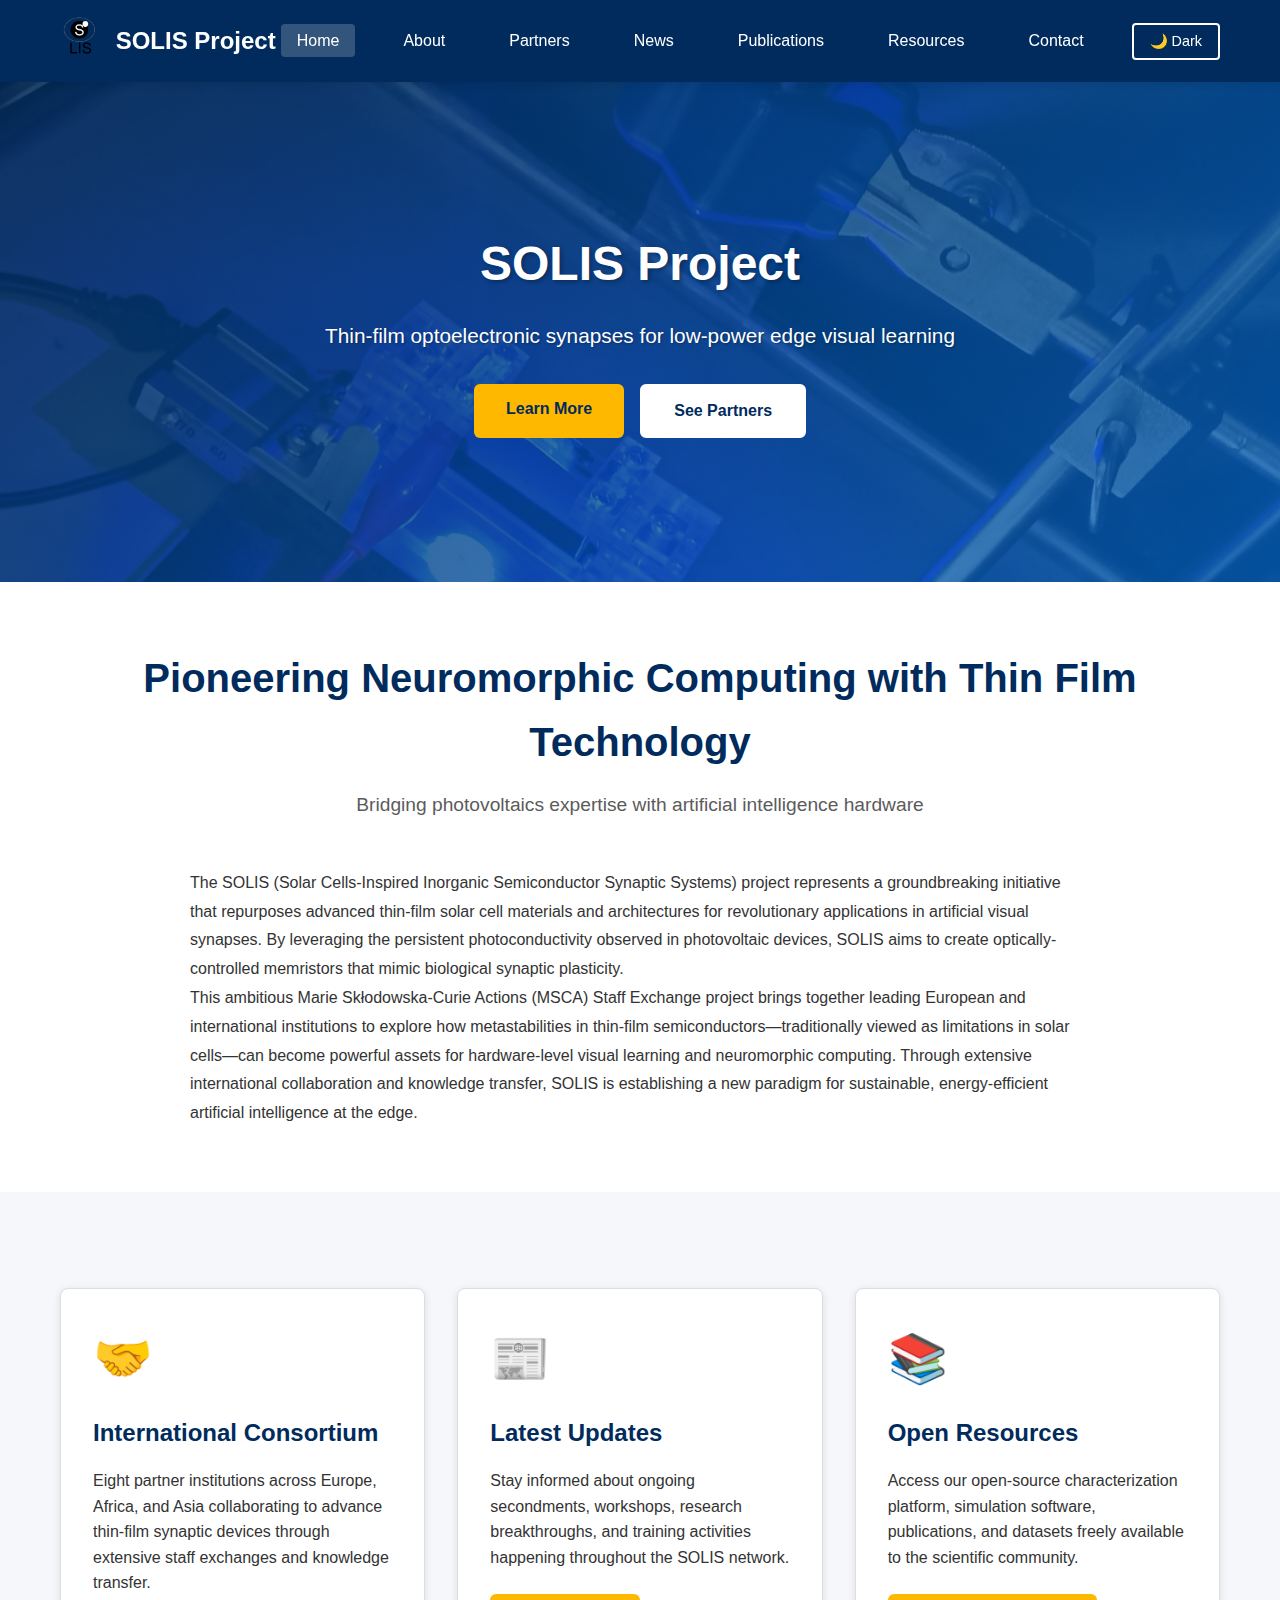
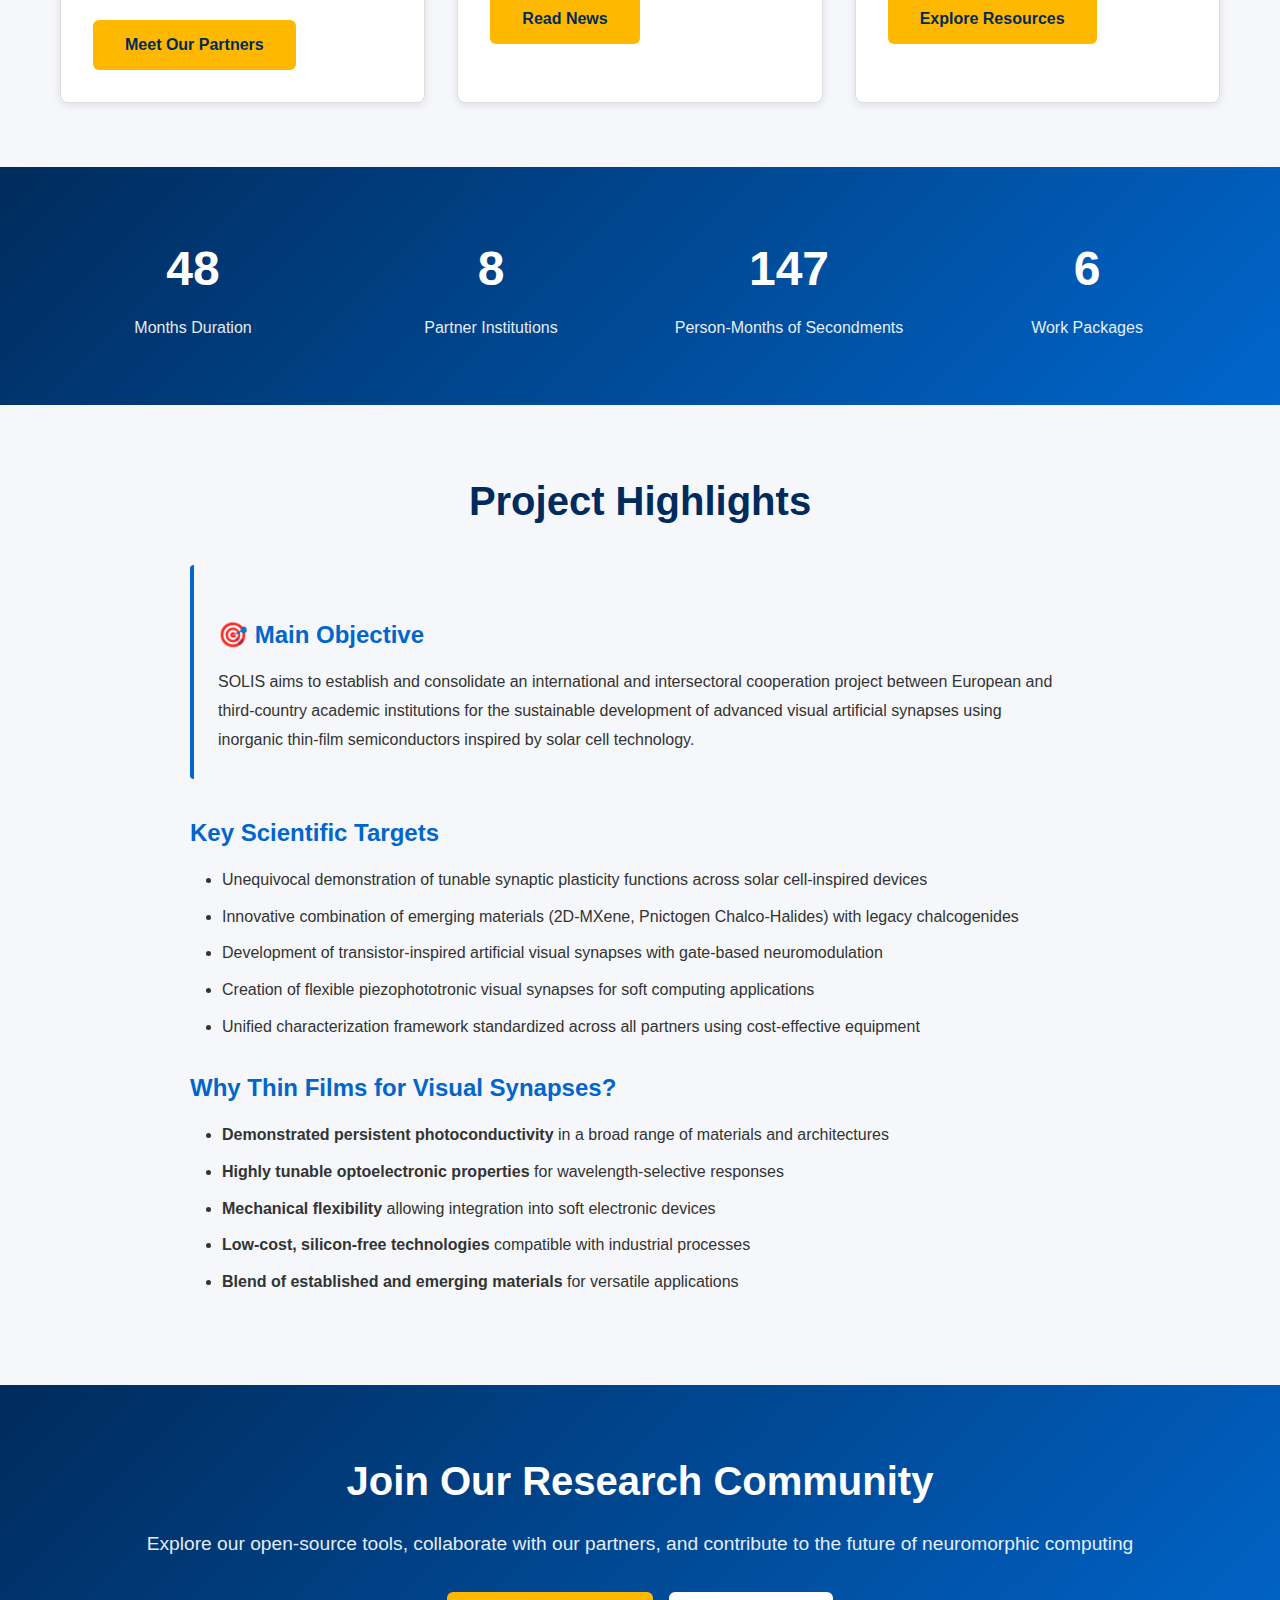
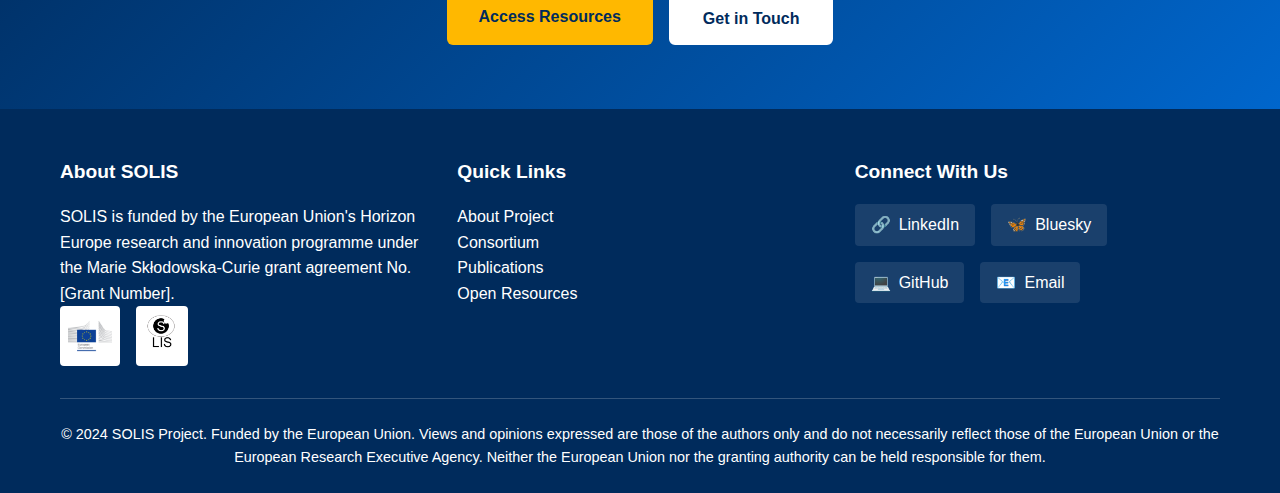
<file: index.html>
<!DOCTYPE html>
<html lang="en">
<head>
  <meta charset="UTF-8">
  <meta name="viewport" content="width=device-width, initial-scale=1.0">
  <meta name="description" content="SOLIS - Solar Cells-Inspired Inorganic Semiconductor Synaptic Systems for Low Energy Edge Computing and Visual Learning. A Horizon Europe MSCA Staff Exchange project.">
  <meta name="keywords" content="artificial synapses, neuromorphic computing, thin film semiconductors, visual learning, edge computing, photovoltaics, MSCA">
  <title>SOLIS Project - Home</title>
  <link rel="stylesheet" href="assets/css/style.css">
</head>
<body>
  
  <!-- Header -->
  <header>
    <div class="container">
      <div class="header-content">
        <div class="logo-section">
          <img src="assets/img/logo.png" alt="SOLIS Project Logo">
          <span class="site-title">SOLIS Project</span>
        </div>
        <button class="menu-toggle" aria-label="Toggle navigation menu" aria-expanded="false">☰</button>
        <nav>
          <ul>
            <li><a href="index.html">Home</a></li>
            <li><a href="about.html">About</a></li>
            <li><a href="partners.html">Partners</a></li>
            <li><a href="news.html">News</a></li>
            <li><a href="publications.html">Publications</a></li>
            <li><a href="resources.html">Resources</a></li>
            <li><a href="contact.html">Contact</a></li>
            <li><button class="theme-toggle" aria-label="Toggle dark mode">🌙 Dark</button></li>
          </ul>
        </nav>
      </div>
    </div>
  </header>

  <!-- Hero Section -->
  <section class="hero" style="background-image: url('assets/img/hero_project.jpg');">
    <div class="hero-content">
      <h1>SOLIS Project</h1>
      <p>Thin-film optoelectronic synapses for low-power edge visual learning</p>
      <div class="btn-group">
        <a href="about.html" class="btn btn-primary">Learn More</a>
        <a href="partners.html" class="btn btn-secondary">See Partners</a>
      </div>
    </div>
  </section>

  <!-- Introduction Section -->
  <section>
    <div class="container">
      <h2 class="section-title">Pioneering Neuromorphic Computing with Thin Film Technology</h2>
      <p class="section-subtitle">Bridging photovoltaics expertise with artificial intelligence hardware</p>
      
      <div class="content-section">
        <p>
          The SOLIS (Solar Cells-Inspired Inorganic Semiconductor Synaptic Systems) project represents a groundbreaking initiative that repurposes advanced thin-film solar cell materials and architectures for revolutionary applications in artificial visual synapses. By leveraging the persistent photoconductivity observed in photovoltaic devices, SOLIS aims to create optically-controlled memristors that mimic biological synaptic plasticity.
        </p>
        
        <p>
          This ambitious Marie Skłodowska-Curie Actions (MSCA) Staff Exchange project brings together leading European and international institutions to explore how metastabilities in thin-film semiconductors—traditionally viewed as limitations in solar cells—can become powerful assets for hardware-level visual learning and neuromorphic computing. Through extensive international collaboration and knowledge transfer, SOLIS is establishing a new paradigm for sustainable, energy-efficient artificial intelligence at the edge.
        </p>
      </div>
    </div>
  </section>

  <!-- Info Cards -->
  <section>
    <div class="container">
      <div class="cards-grid">
        
        <div class="card">
          <div class="card-icon">🤝</div>
          <h3>International Consortium</h3>
          <p>Eight partner institutions across Europe, Africa, and Asia collaborating to advance thin-film synaptic devices through extensive staff exchanges and knowledge transfer.</p>
          <a href="partners.html" class="btn btn-primary">Meet Our Partners</a>
        </div>
        
        <div class="card">
          <div class="card-icon">📰</div>
          <h3>Latest Updates</h3>
          <p>Stay informed about ongoing secondments, workshops, research breakthroughs, and training activities happening throughout the SOLIS network.</p>
          <a href="news.html" class="btn btn-primary">Read News</a>
        </div>
        
        <div class="card">
          <div class="card-icon">📚</div>
          <h3>Open Resources</h3>
          <p>Access our open-source characterization platform, simulation software, publications, and datasets freely available to the scientific community.</p>
          <a href="resources.html" class="btn btn-primary">Explore Resources</a>
        </div>
        
      </div>
    </div>
  </section>

  <!-- Quick Facts Band -->
  <div class="quick-facts">
    <div class="container">
      <div class="facts-grid">
        <div class="fact-item">
          <span class="fact-number">48</span>
          <span class="fact-label">Months Duration</span>
        </div>
        <div class="fact-item">
          <span class="fact-number">8</span>
          <span class="fact-label">Partner Institutions</span>
        </div>
        <div class="fact-item">
          <span class="fact-number">147</span>
          <span class="fact-label">Person-Months of Secondments</span>
        </div>
        <div class="fact-item">
          <span class="fact-number">6</span>
          <span class="fact-label">Work Packages</span>
        </div>
      </div>
    </div>
  </div>

  <!-- Project Highlights -->
  <section>
    <div class="container">
      <h2 class="section-title">Project Highlights</h2>
      
      <div class="content-section">
        
        <div class="highlight-box">
          <h3>🎯 Main Objective</h3>
          <p>
            SOLIS aims to establish and consolidate an international and intersectoral cooperation project between European and third-country academic institutions for the sustainable development of advanced visual artificial synapses using inorganic thin-film semiconductors inspired by solar cell technology.
          </p>
        </div>

        <h3>Key Scientific Targets</h3>
        <ul>
          <li>Unequivocal demonstration of tunable synaptic plasticity functions across solar cell-inspired devices</li>
          <li>Innovative combination of emerging materials (2D-MXene, Pnictogen Chalco-Halides) with legacy chalcogenides</li>
          <li>Development of transistor-inspired artificial visual synapses with gate-based neuromodulation</li>
          <li>Creation of flexible piezophototronic visual synapses for soft computing applications</li>
          <li>Unified characterization framework standardized across all partners using cost-effective equipment</li>
        </ul>

        <h3>Why Thin Films for Visual Synapses?</h3>
        <ul>
          <li><strong>Demonstrated persistent photoconductivity</strong> in a broad range of materials and architectures</li>
          <li><strong>Highly tunable optoelectronic properties</strong> for wavelength-selective responses</li>
          <li><strong>Mechanical flexibility</strong> allowing integration into soft electronic devices</li>
          <li><strong>Low-cost, silicon-free technologies</strong> compatible with industrial processes</li>
          <li><strong>Blend of established and emerging materials</strong> for versatile applications</li>
        </ul>

      </div>
    </div>
  </section>

  <!-- Call to Action -->
  <section style="background: linear-gradient(135deg, var(--primary-color), var(--secondary-color)); color: white; text-align: center;">
    <div class="container">
      <h2 style="color: white; font-size: 2.5rem; margin-bottom: 1rem;">Join Our Research Community</h2>
      <p style="font-size: 1.2rem; margin-bottom: 2rem; opacity: 0.9;">
        Explore our open-source tools, collaborate with our partners, and contribute to the future of neuromorphic computing
      </p>
      <div class="btn-group">
        <a href="resources.html" class="btn btn-primary">Access Resources</a>
        <a href="contact.html" class="btn btn-secondary">Get in Touch</a>
      </div>
    </div>
  </section>

  <!-- Footer -->
  <footer>
    <div class="container">
      <div class="footer-content">
        
        <div class="footer-section">
          <h4>About SOLIS</h4>
          <p>
            SOLIS is funded by the European Union's Horizon Europe research and innovation programme under the Marie Skłodowska-Curie grant agreement No. [Grant Number].
          </p>
          <div class="footer-logos">
            <img src="assets/img/logo1.png" alt="European Union Flag">
            <img src="assets/img/logo.png" alt="SOLIS Logo">
          </div>
        </div>

        <div class="footer-section">
          <h4>Quick Links</h4>
          <ul style="list-style: none;">
            <li><a href="about.html" style="color: white;">About Project</a></li>
            <li><a href="partners.html" style="color: white;">Consortium</a></li>
            <li><a href="publications.html" style="color: white;">Publications</a></li>
            <li><a href="resources.html" style="color: white;">Open Resources</a></li>
          </ul>
        </div>

        <div class="footer-section">
          <h4>Connect With Us</h4>
          <div class="social-links">
            <a href="https://www.linkedin.com/company/project-solis/" target="_blank" rel="noopener">
              <span>🔗</span> LinkedIn
            </a>
            <a href="https://bsky.app/profile/project-solis.bsky.social" target="_blank" rel="noopener">
              <span>🦋</span> Bluesky
            </a>
            <a href="https://github.com/SOLIS-project" target="_blank" rel="noopener">
              <span>💻</span> GitHub
            </a>
            <a href="mailto:zacharie.jehl@upc.edu">
              <span>📧</span> Email
            </a>
          </div>
        </div>

      </div>

      <div class="footer-bottom">
        <p>&copy; 2024 SOLIS Project. Funded by the European Union. Views and opinions expressed are those of the authors only and do not necessarily reflect those of the European Union or the European Research Executive Agency. Neither the European Union nor the granting authority can be held responsible for them.</p>
      </div>
    </div>
  </footer>

  <script src="assets/js/main.js"></script>
</body>
</html>
</file>
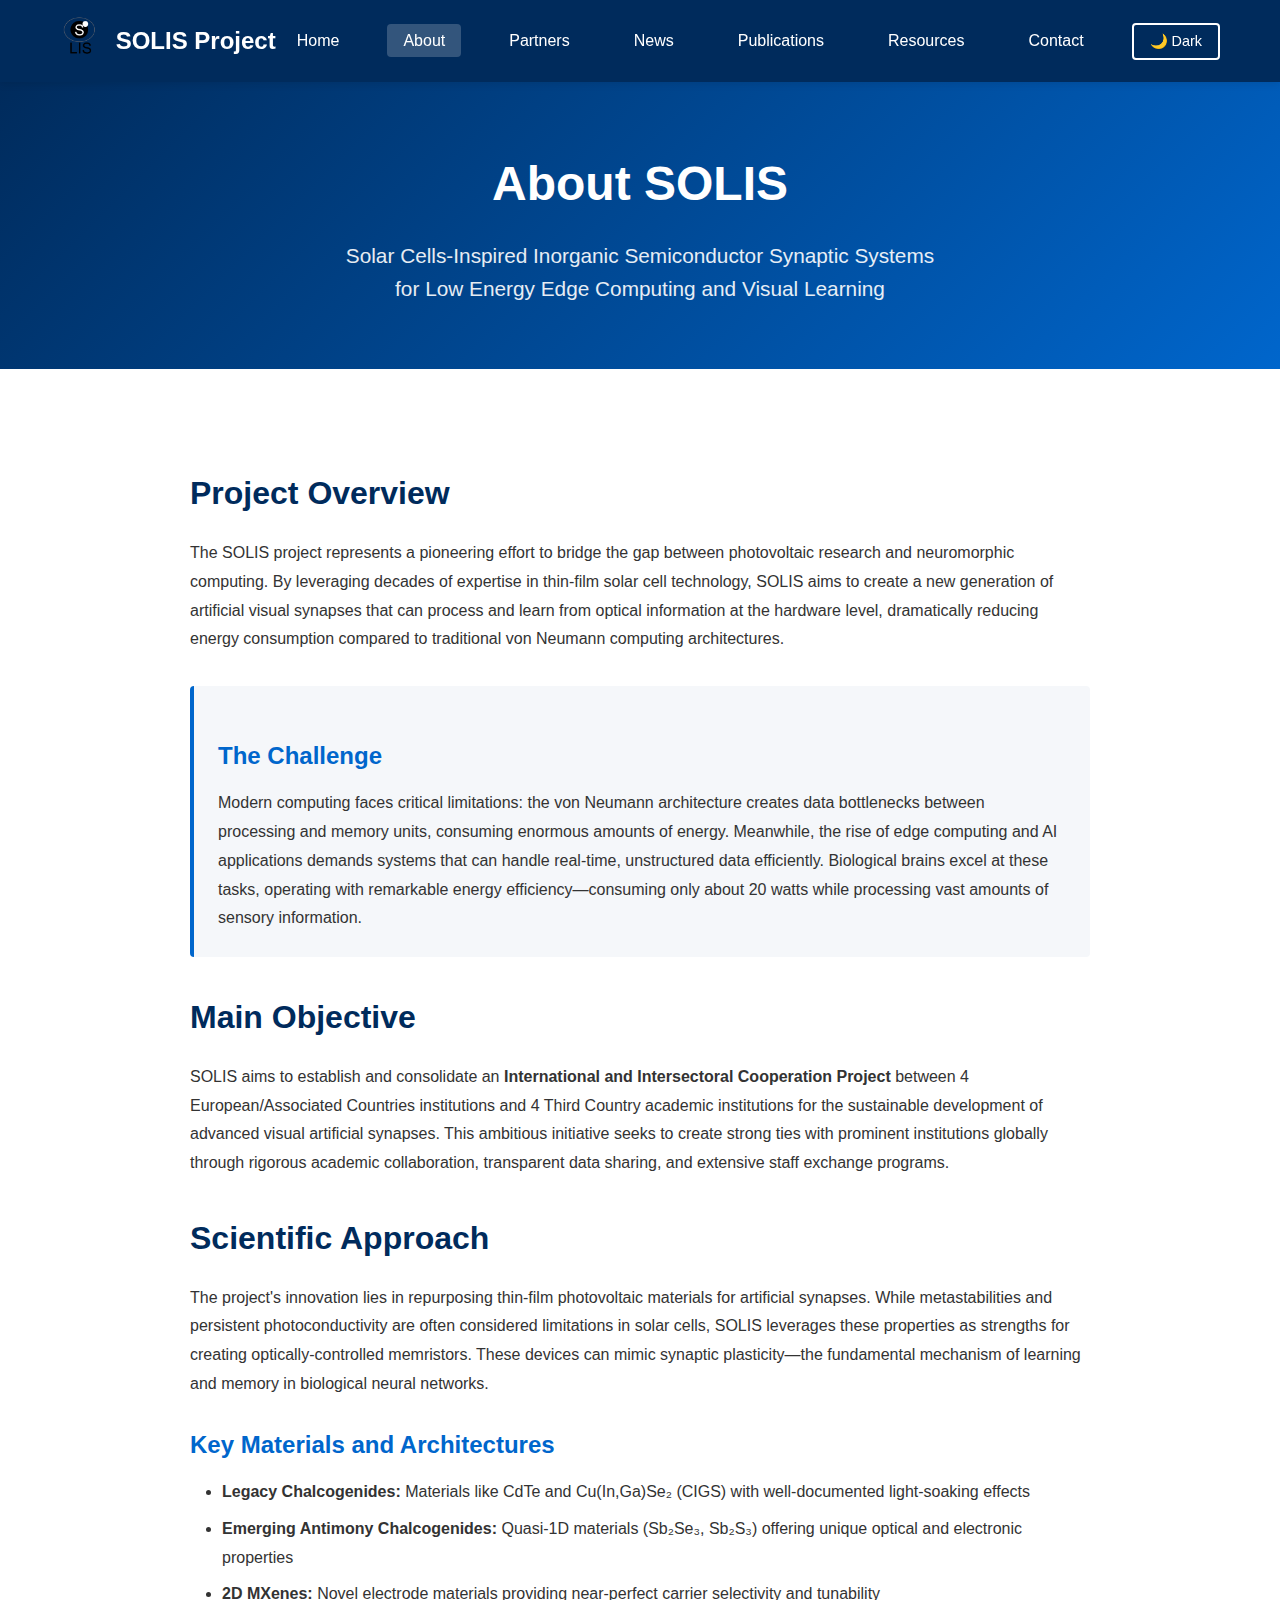
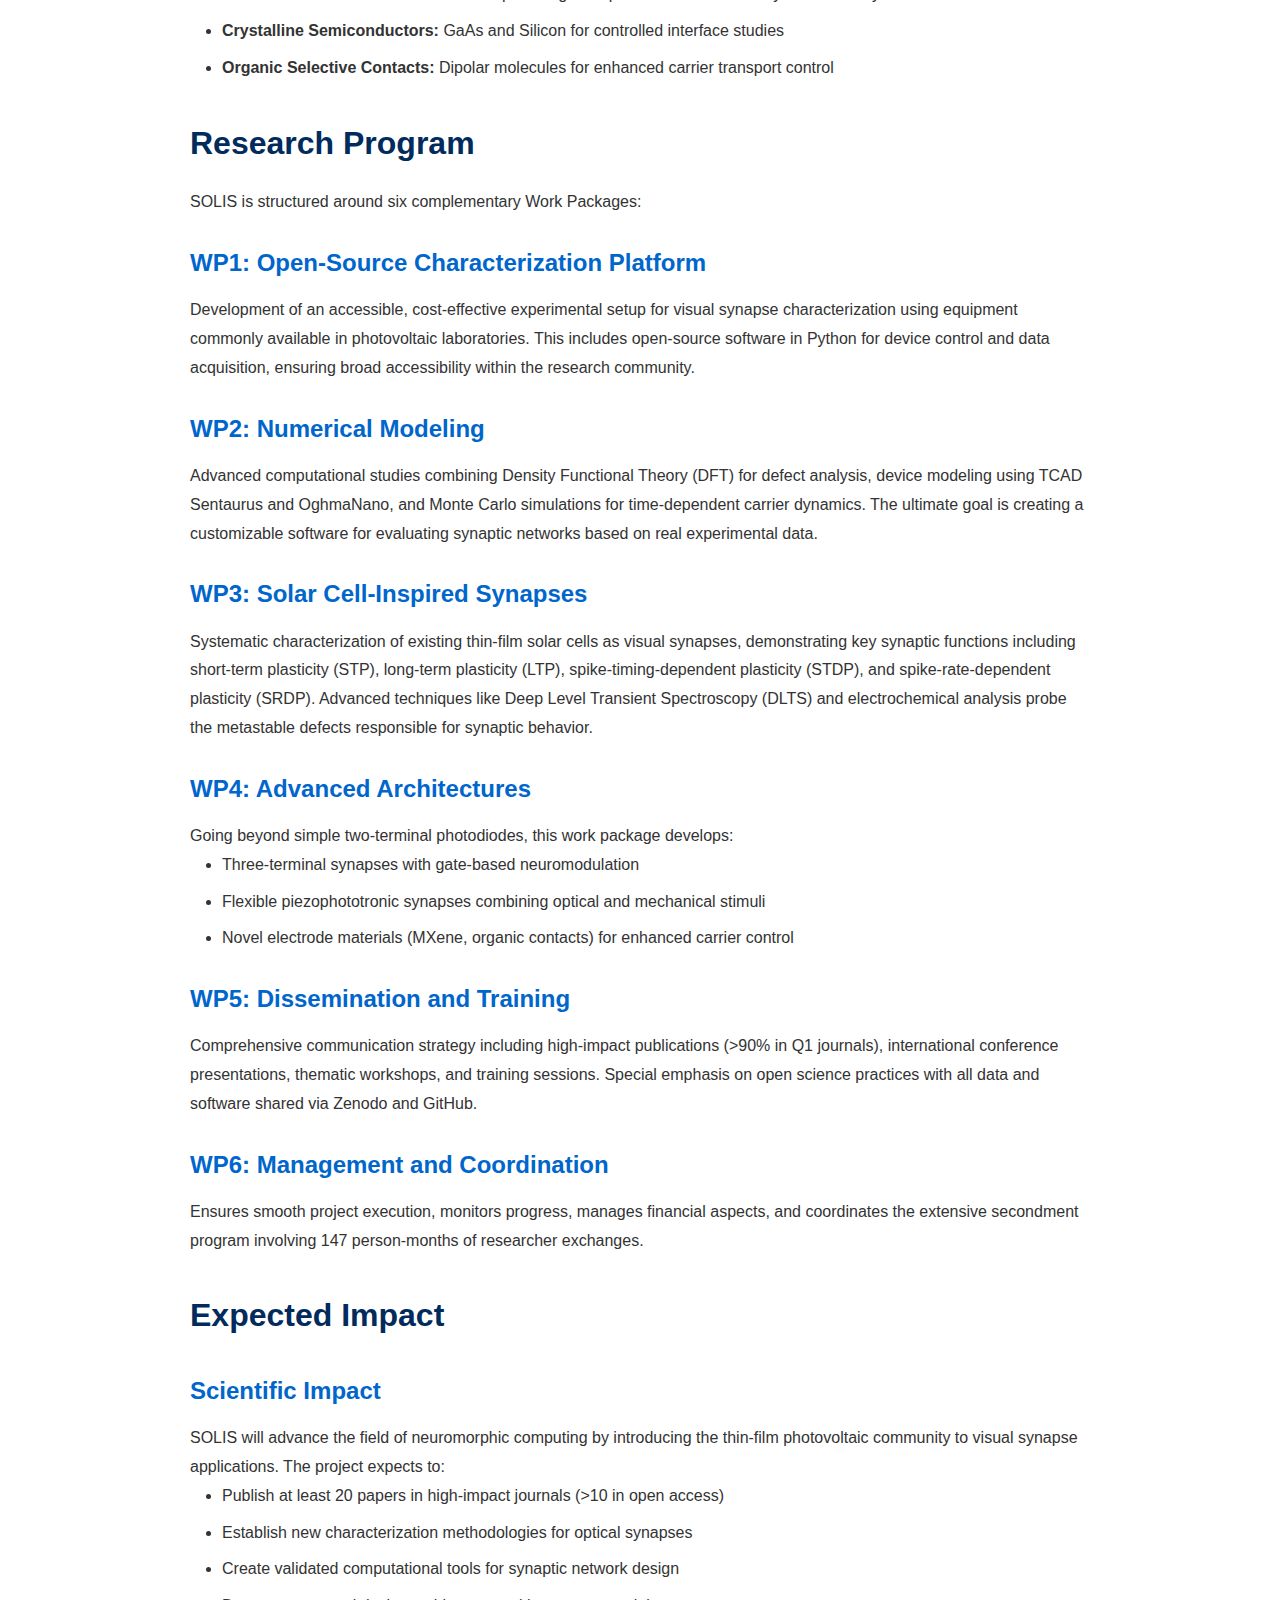
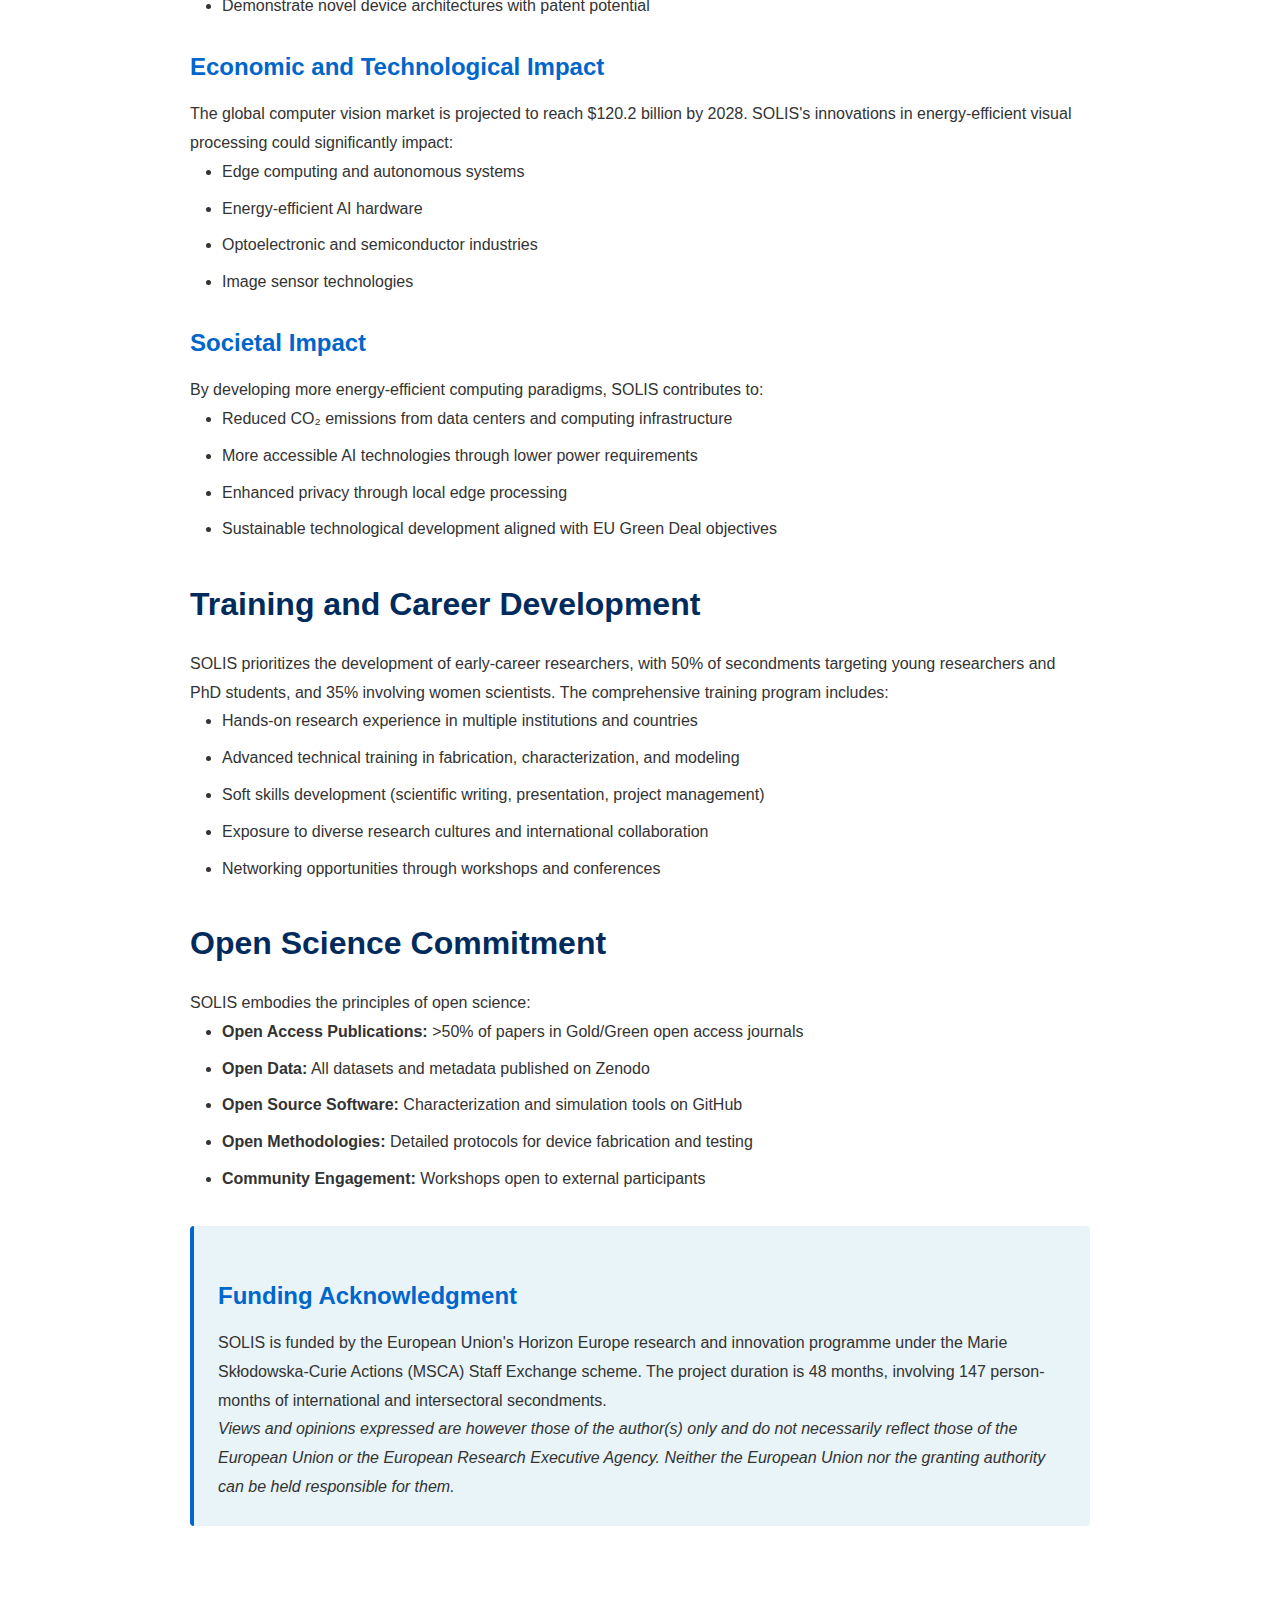
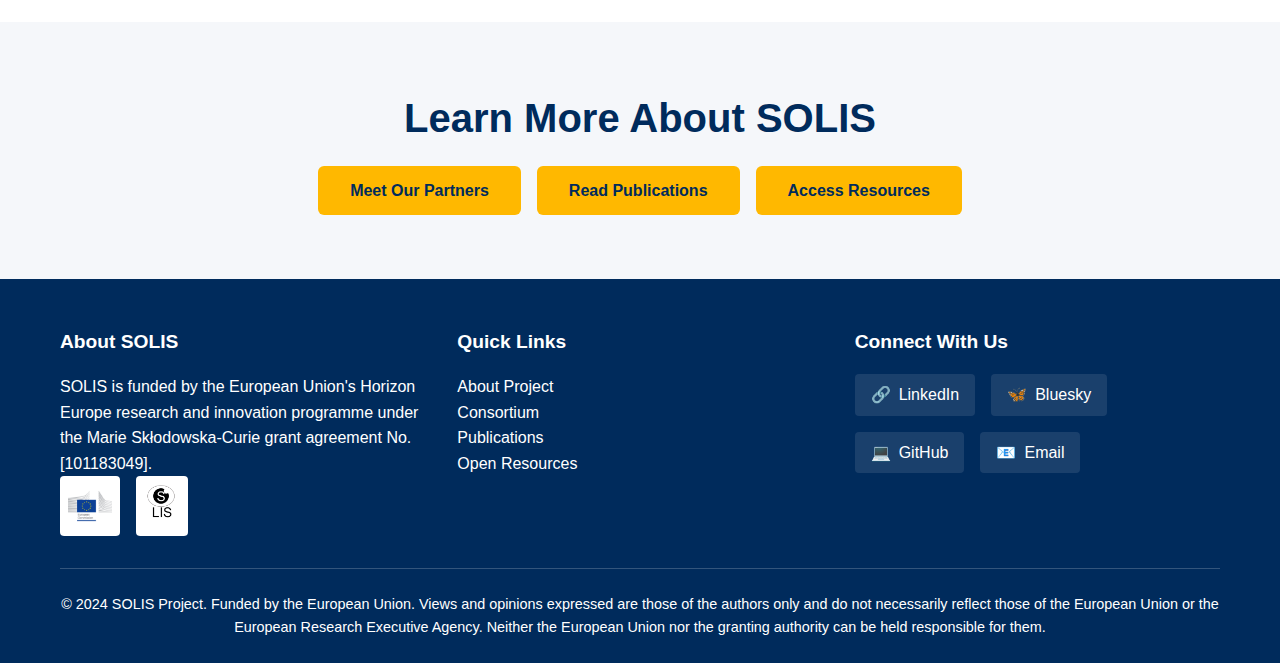
<file: about.html>
<!DOCTYPE html>
<html lang="en">
<head>
  <meta charset="UTF-8">
  <meta name="viewport" content="width=device-width, initial-scale=1.0">
  <meta name="description" content="Learn about the SOLIS project objectives, methodology, and expected impact on neuromorphic computing and artificial visual synapses.">
  <title>About - SOLIS Project</title>
  <link rel="stylesheet" href="assets/css/style.css">
</head>
<body>
  
  <!-- Header -->
  <header>
    <div class="container">
      <div class="header-content">
        <div class="logo-section">
          <img src="assets/img/logo.png" alt="SOLIS Project Logo">
          <span class="site-title">SOLIS Project</span>
        </div>
        <button class="menu-toggle" aria-label="Toggle navigation menu" aria-expanded="false">☰</button>
        <nav>
          <ul>
            <li><a href="index.html">Home</a></li>
            <li><a href="about.html">About</a></li>
            <li><a href="partners.html">Partners</a></li>
            <li><a href="news.html">News</a></li>
            <li><a href="publications.html">Publications</a></li>
            <li><a href="resources.html">Resources</a></li>
            <li><a href="contact.html">Contact</a></li>
            <li><button class="theme-toggle" aria-label="Toggle dark mode">🌙 Dark</button></li>
          </ul>
        </nav>
      </div>
    </div>
  </header>

  <!-- Page Header -->
  <section style="background: linear-gradient(135deg, var(--primary-color), var(--secondary-color)); padding: 4rem 0; color: white; text-align: center;">
    <div class="container">
      <h1 style="font-size: 3rem; margin-bottom: 1rem;">About SOLIS</h1>
      <p style="font-size: 1.3rem; opacity: 0.9;">Solar Cells-Inspired Inorganic Semiconductor Synaptic Systems<br>for Low Energy Edge Computing and Visual Learning</p>
    </div>
  </section>

  <!-- Project Overview -->
  <section>
    <div class="container">
      <div class="content-section">
        <h2>Project Overview</h2>
        <p>
          The SOLIS project represents a pioneering effort to bridge the gap between photovoltaic research and neuromorphic computing. By leveraging decades of expertise in thin-film solar cell technology, SOLIS aims to create a new generation of artificial visual synapses that can process and learn from optical information at the hardware level, dramatically reducing energy consumption compared to traditional von Neumann computing architectures.
        </p>

        <div class="highlight-box">
          <h3>The Challenge</h3>
          <p>
            Modern computing faces critical limitations: the von Neumann architecture creates data bottlenecks between processing and memory units, consuming enormous amounts of energy. Meanwhile, the rise of edge computing and AI applications demands systems that can handle real-time, unstructured data efficiently. Biological brains excel at these tasks, operating with remarkable energy efficiency—consuming only about 20 watts while processing vast amounts of sensory information.
          </p>
        </div>

        <h2>Main Objective</h2>
        <p>
          SOLIS aims to establish and consolidate an <strong>International and Intersectoral Cooperation Project</strong> between 4 European/Associated Countries institutions and 4 Third Country academic institutions for the sustainable development of advanced visual artificial synapses. This ambitious initiative seeks to create strong ties with prominent institutions globally through rigorous academic collaboration, transparent data sharing, and extensive staff exchange programs.
        </p>

        <h2>Scientific Approach</h2>
        <p>
          The project's innovation lies in repurposing thin-film photovoltaic materials for artificial synapses. While metastabilities and persistent photoconductivity are often considered limitations in solar cells, SOLIS leverages these properties as strengths for creating optically-controlled memristors. These devices can mimic synaptic plasticity—the fundamental mechanism of learning and memory in biological neural networks.
        </p>

        <h3>Key Materials and Architectures</h3>
        <ul>
          <li><strong>Legacy Chalcogenides:</strong> Materials like CdTe and Cu(In,Ga)Se₂ (CIGS) with well-documented light-soaking effects</li>
          <li><strong>Emerging Antimony Chalcogenides:</strong> Quasi-1D materials (Sb₂Se₃, Sb₂S₃) offering unique optical and electronic properties</li>
          <li><strong>2D MXenes:</strong> Novel electrode materials providing near-perfect carrier selectivity and tunability</li>
          <li><strong>Crystalline Semiconductors:</strong> GaAs and Silicon for controlled interface studies</li>
          <li><strong>Organic Selective Contacts:</strong> Dipolar molecules for enhanced carrier transport control</li>
        </ul>

        <h2>Research Program</h2>
        <p>SOLIS is structured around six complementary Work Packages:</p>

        <h3>WP1: Open-Source Characterization Platform</h3>
        <p>
          Development of an accessible, cost-effective experimental setup for visual synapse characterization using equipment commonly available in photovoltaic laboratories. This includes open-source software in Python for device control and data acquisition, ensuring broad accessibility within the research community.
        </p>

        <h3>WP2: Numerical Modeling</h3>
        <p>
          Advanced computational studies combining Density Functional Theory (DFT) for defect analysis, device modeling using TCAD Sentaurus and OghmaNano, and Monte Carlo simulations for time-dependent carrier dynamics. The ultimate goal is creating a customizable software for evaluating synaptic networks based on real experimental data.
        </p>

        <h3>WP3: Solar Cell-Inspired Synapses</h3>
        <p>
          Systematic characterization of existing thin-film solar cells as visual synapses, demonstrating key synaptic functions including short-term plasticity (STP), long-term plasticity (LTP), spike-timing-dependent plasticity (STDP), and spike-rate-dependent plasticity (SRDP). Advanced techniques like Deep Level Transient Spectroscopy (DLTS) and electrochemical analysis probe the metastable defects responsible for synaptic behavior.
        </p>

        <h3>WP4: Advanced Architectures</h3>
        <p>
          Going beyond simple two-terminal photodiodes, this work package develops:
        </p>
        <ul>
          <li>Three-terminal synapses with gate-based neuromodulation</li>
          <li>Flexible piezophototronic synapses combining optical and mechanical stimuli</li>
          <li>Novel electrode materials (MXene, organic contacts) for enhanced carrier control</li>
        </ul>

        <h3>WP5: Dissemination and Training</h3>
        <p>
          Comprehensive communication strategy including high-impact publications (>90% in Q1 journals), international conference presentations, thematic workshops, and training sessions. Special emphasis on open science practices with all data and software shared via Zenodo and GitHub.
        </p>

        <h3>WP6: Management and Coordination</h3>
        <p>
          Ensures smooth project execution, monitors progress, manages financial aspects, and coordinates the extensive secondment program involving 147 person-months of researcher exchanges.
        </p>

        <h2>Expected Impact</h2>

        <h3>Scientific Impact</h3>
        <p>
          SOLIS will advance the field of neuromorphic computing by introducing the thin-film photovoltaic community to visual synapse applications. The project expects to:
        </p>
        <ul>
          <li>Publish at least 20 papers in high-impact journals (>10 in open access)</li>
          <li>Establish new characterization methodologies for optical synapses</li>
          <li>Create validated computational tools for synaptic network design</li>
          <li>Demonstrate novel device architectures with patent potential</li>
        </ul>

        <h3>Economic and Technological Impact</h3>
        <p>
          The global computer vision market is projected to reach $120.2 billion by 2028. SOLIS's innovations in energy-efficient visual processing could significantly impact:
        </p>
        <ul>
          <li>Edge computing and autonomous systems</li>
          <li>Energy-efficient AI hardware</li>
          <li>Optoelectronic and semiconductor industries</li>
          <li>Image sensor technologies</li>
        </ul>

        <h3>Societal Impact</h3>
        <p>
          By developing more energy-efficient computing paradigms, SOLIS contributes to:
        </p>
        <ul>
          <li>Reduced CO₂ emissions from data centers and computing infrastructure</li>
          <li>More accessible AI technologies through lower power requirements</li>
          <li>Enhanced privacy through local edge processing</li>
          <li>Sustainable technological development aligned with EU Green Deal objectives</li>
        </ul>

        <h2>Training and Career Development</h2>
        <p>
          SOLIS prioritizes the development of early-career researchers, with 50% of secondments targeting young researchers and PhD students, and 35% involving women scientists. The comprehensive training program includes:
        </p>
        <ul>
          <li>Hands-on research experience in multiple institutions and countries</li>
          <li>Advanced technical training in fabrication, characterization, and modeling</li>
          <li>Soft skills development (scientific writing, presentation, project management)</li>
          <li>Exposure to diverse research cultures and international collaboration</li>
          <li>Networking opportunities through workshops and conferences</li>
        </ul>

        <h2>Open Science Commitment</h2>
        <p>
          SOLIS embodies the principles of open science:
        </p>
        <ul>
          <li><strong>Open Access Publications:</strong> >50% of papers in Gold/Green open access journals</li>
          <li><strong>Open Data:</strong> All datasets and metadata published on Zenodo</li>
          <li><strong>Open Source Software:</strong> Characterization and simulation tools on GitHub</li>
          <li><strong>Open Methodologies:</strong> Detailed protocols for device fabrication and testing</li>
          <li><strong>Community Engagement:</strong> Workshops open to external participants</li>
        </ul>

        <div class="highlight-box" style="background-color: #e8f4f8; border-left-color: #0066cc;">
          <h3>Funding Acknowledgment</h3>
          <p>
            SOLIS is funded by the European Union's Horizon Europe research and innovation programme under the Marie Skłodowska-Curie Actions (MSCA) Staff Exchange scheme. The project duration is 48 months, involving 147 person-months of international and intersectoral secondments.
          </p>
          <p>
            <em>Views and opinions expressed are however those of the author(s) only and do not necessarily reflect those of the European Union or the European Research Executive Agency. Neither the European Union nor the granting authority can be held responsible for them.</em>
          </p>
        </div>

      </div>
    </div>
  </section>

  <!-- Call to Action -->
  <section style="background-color: var(--light-bg); text-align: center;">
    <div class="container">
      <h2 class="section-title">Learn More About SOLIS</h2>
      <div class="btn-group">
        <a href="partners.html" class="btn btn-primary">Meet Our Partners</a>
        <a href="publications.html" class="btn btn-primary">Read Publications</a>
        <a href="resources.html" class="btn btn-primary">Access Resources</a>
      </div>
    </div>
  </section>

  <!-- Footer -->
  <footer>
    <div class="container">
      <div class="footer-content">
        
        <div class="footer-section">
          <h4>About SOLIS</h4>
          <p>
            SOLIS is funded by the European Union's Horizon Europe research and innovation programme under the Marie Skłodowska-Curie grant agreement No. [101183049].
          </p>
          <div class="footer-logos">
            <img src="assets/img/logo1.png" alt="European Union Flag">
            <img src="assets/img/logo.png" alt="SOLIS Logo">
          </div>
        </div>

        <div class="footer-section">
          <h4>Quick Links</h4>
          <ul style="list-style: none;">
            <li><a href="about.html" style="color: white;">About Project</a></li>
            <li><a href="partners.html" style="color: white;">Consortium</a></li>
            <li><a href="publications.html" style="color: white;">Publications</a></li>
            <li><a href="resources.html" style="color: white;">Open Resources</a></li>
          </ul>
        </div>

        <div class="footer-section">
          <h4>Connect With Us</h4>
          <div class="social-links">
            <a href="https://www.linkedin.com/company/project-solis/" target="_blank" rel="noopener">
              <span>🔗</span> LinkedIn
            </a>
            <a href="https://bsky.app/profile/project-solis.bsky.social" target="_blank" rel="noopener">
              <span>🦋</span> Bluesky
            </a>
            <a href="https://github.com/SOLIS-project" target="_blank" rel="noopener">
              <span>💻</span> GitHub
            </a>
            <a href="mailto:zacharie.jehl@upc.edu">
              <span>📧</span> Email
            </a>
          </div>
        </div>

      </div>

      <div class="footer-bottom">
        <p>&copy; 2024 SOLIS Project. Funded by the European Union. Views and opinions expressed are those of the authors only and do not necessarily reflect those of the European Union or the European Research Executive Agency. Neither the European Union nor the granting authority can be held responsible for them.</p>
      </div>
    </div>
  </footer>

  <script src="assets/js/main.js"></script>
</body>
</html>
</file>
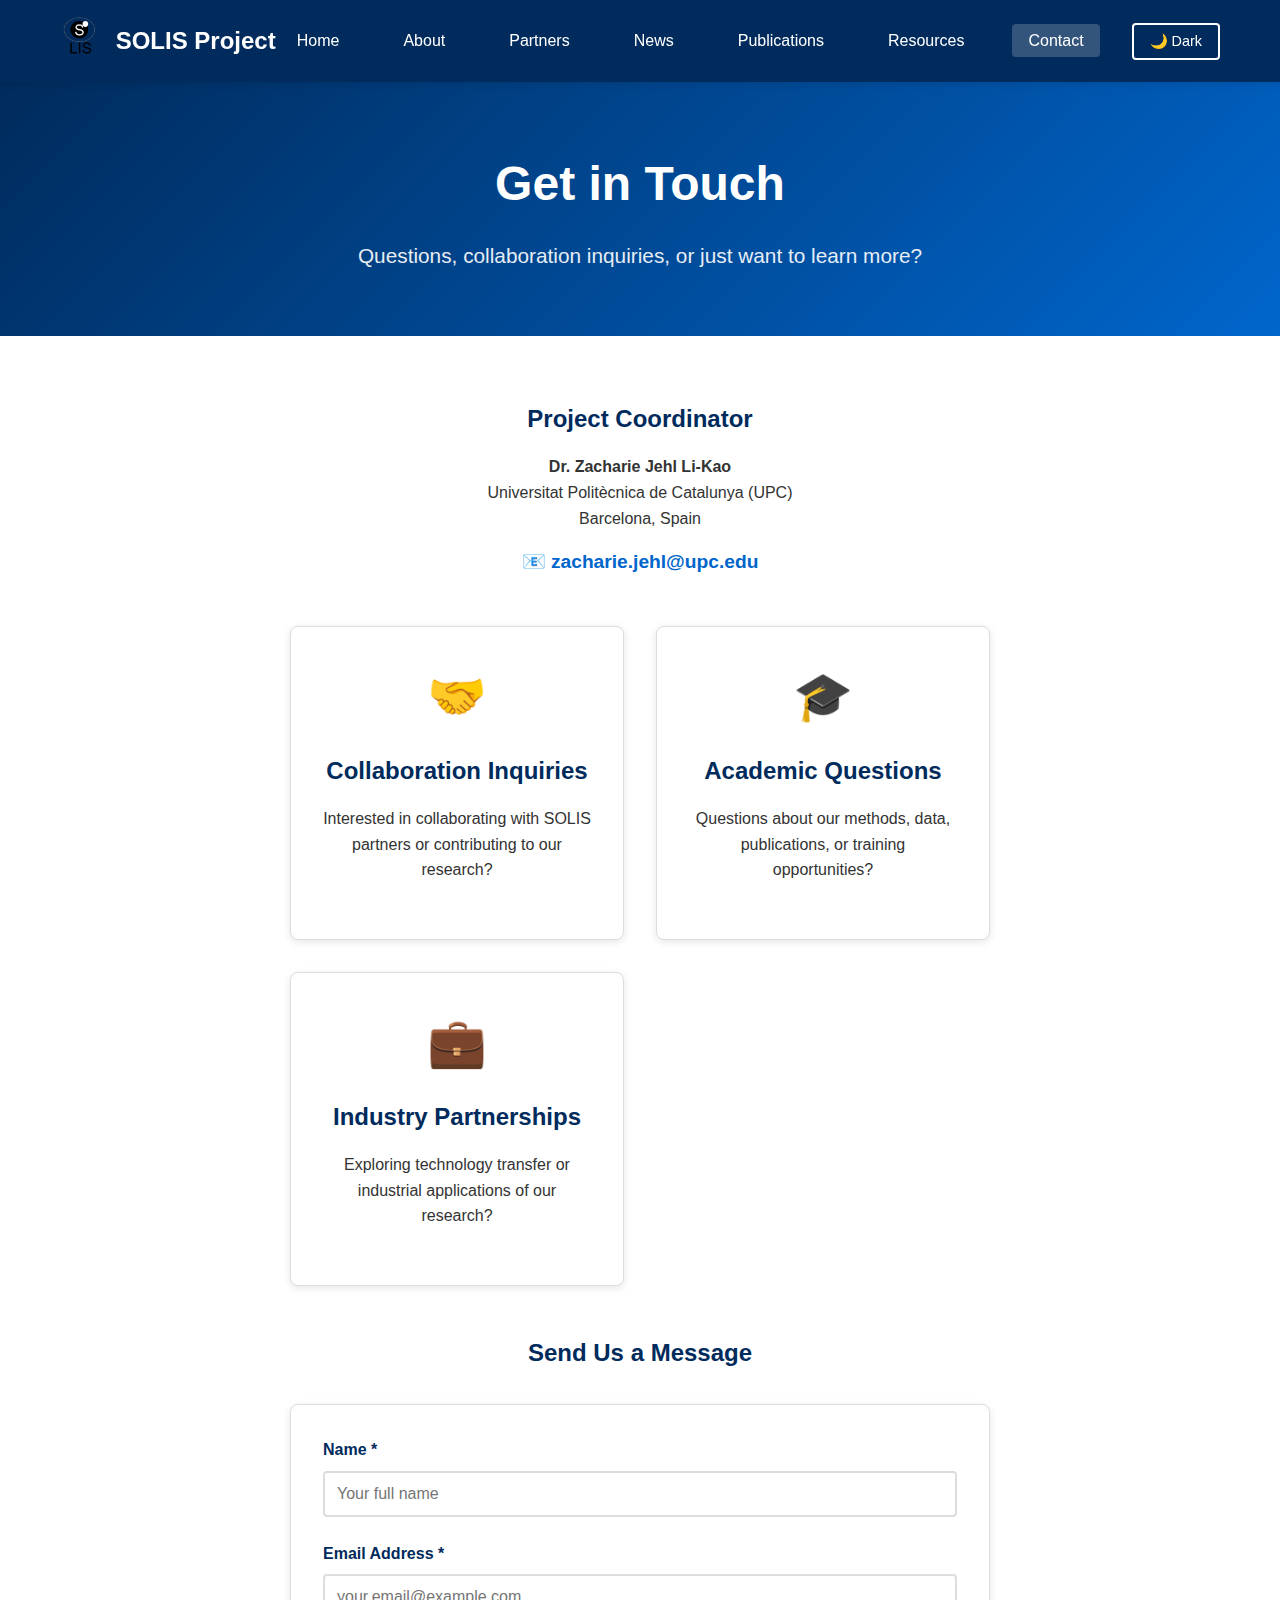
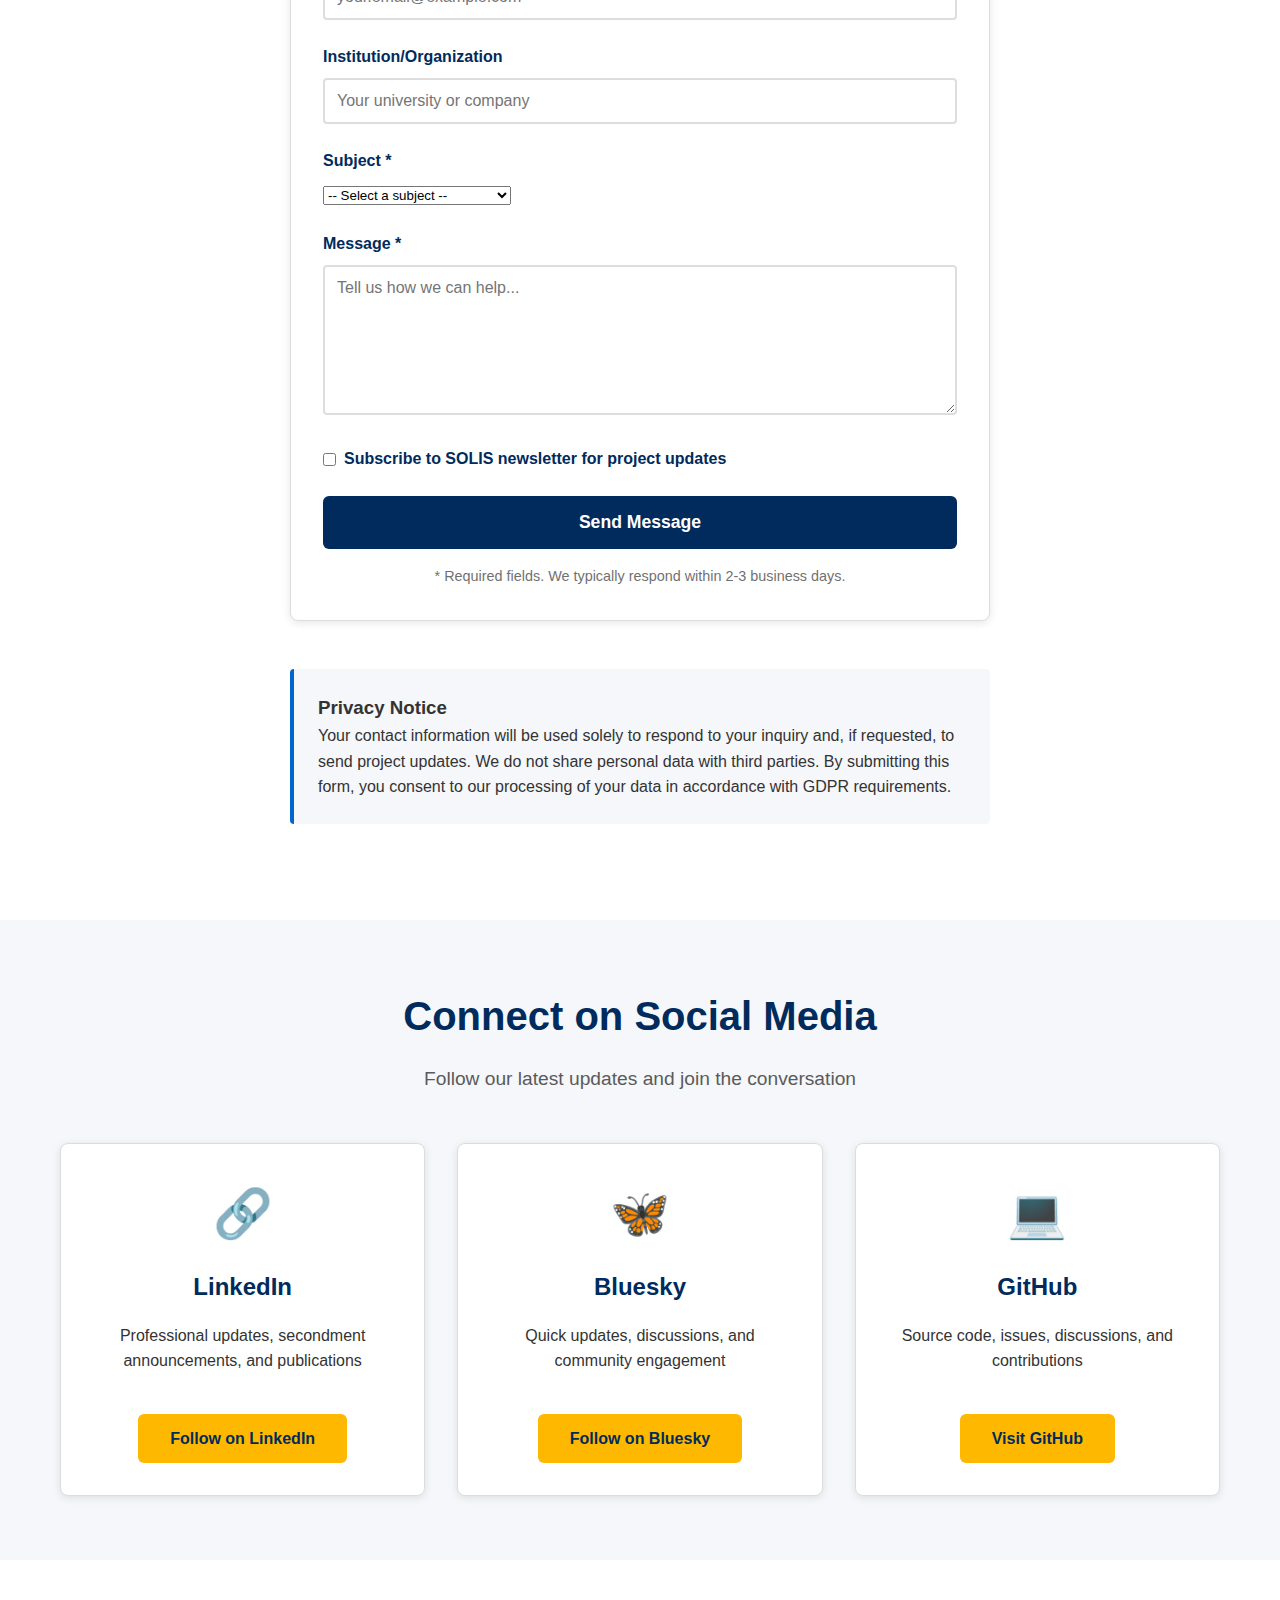
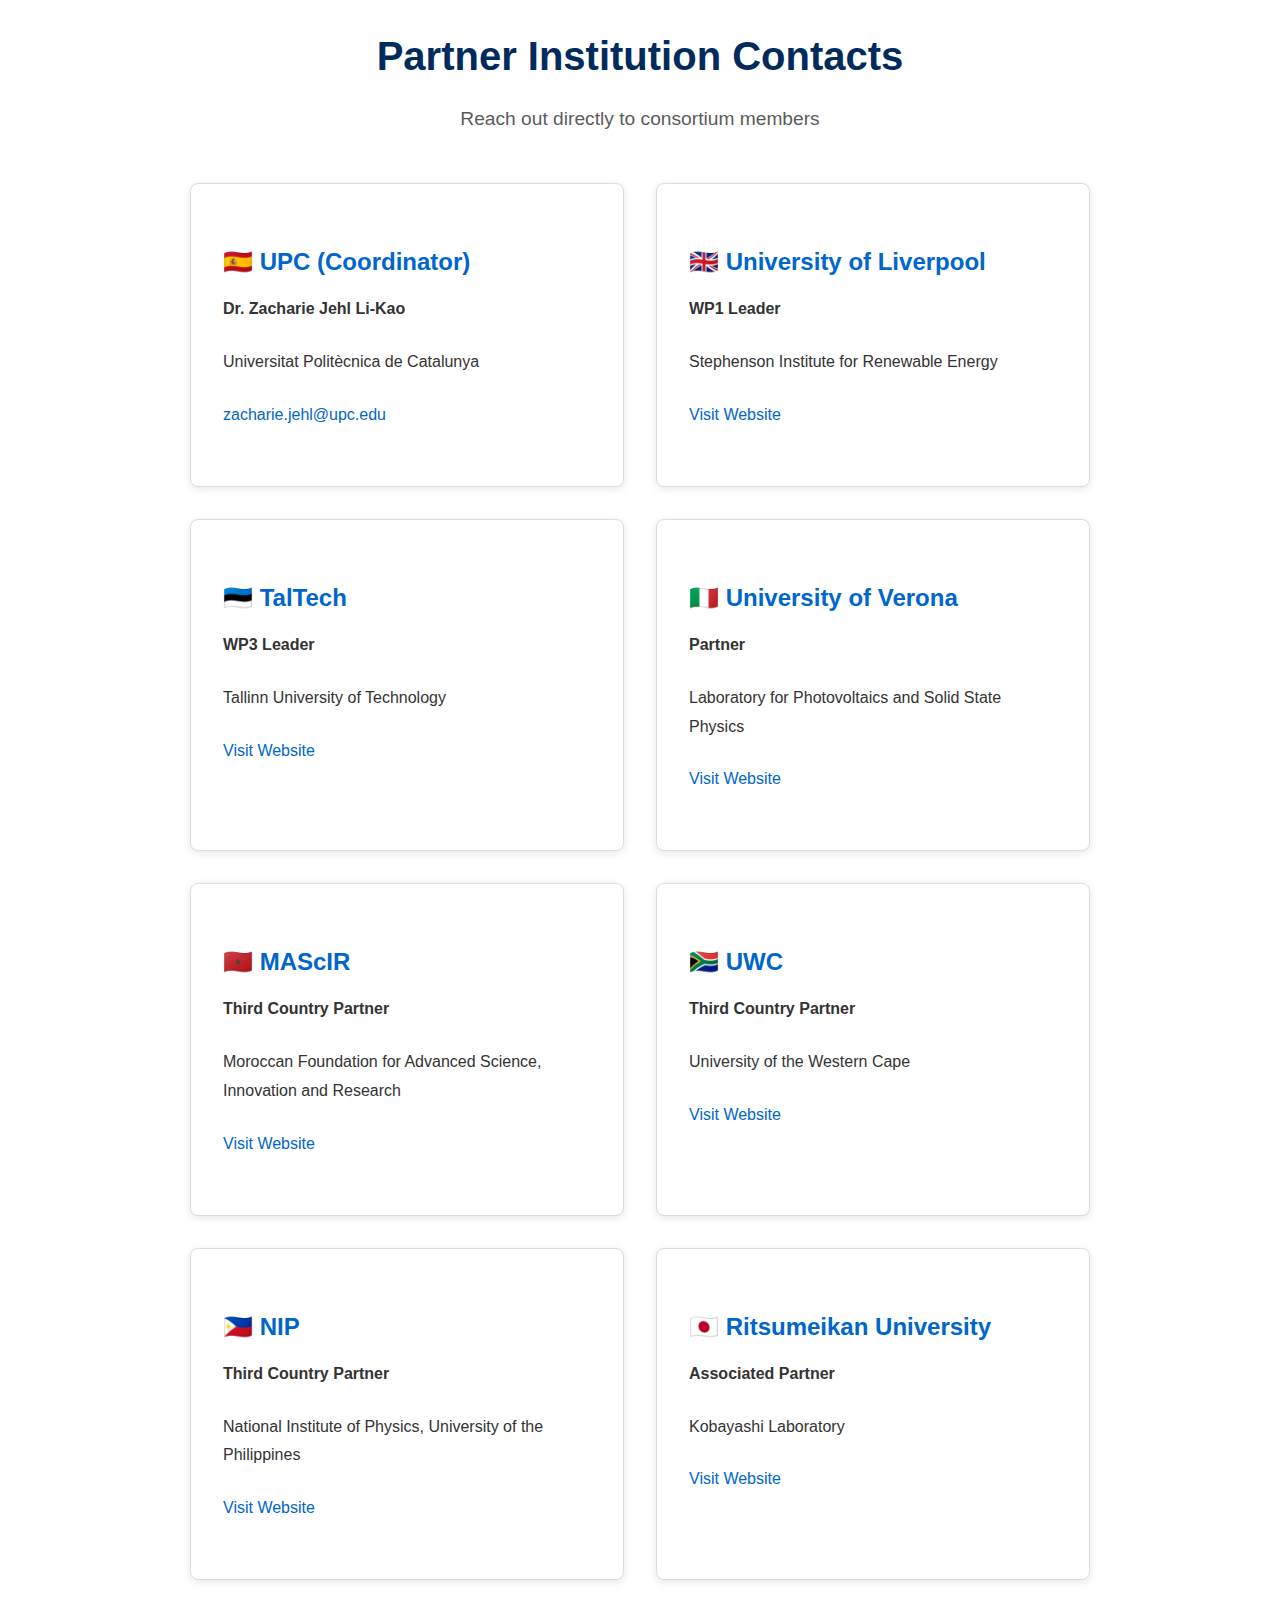
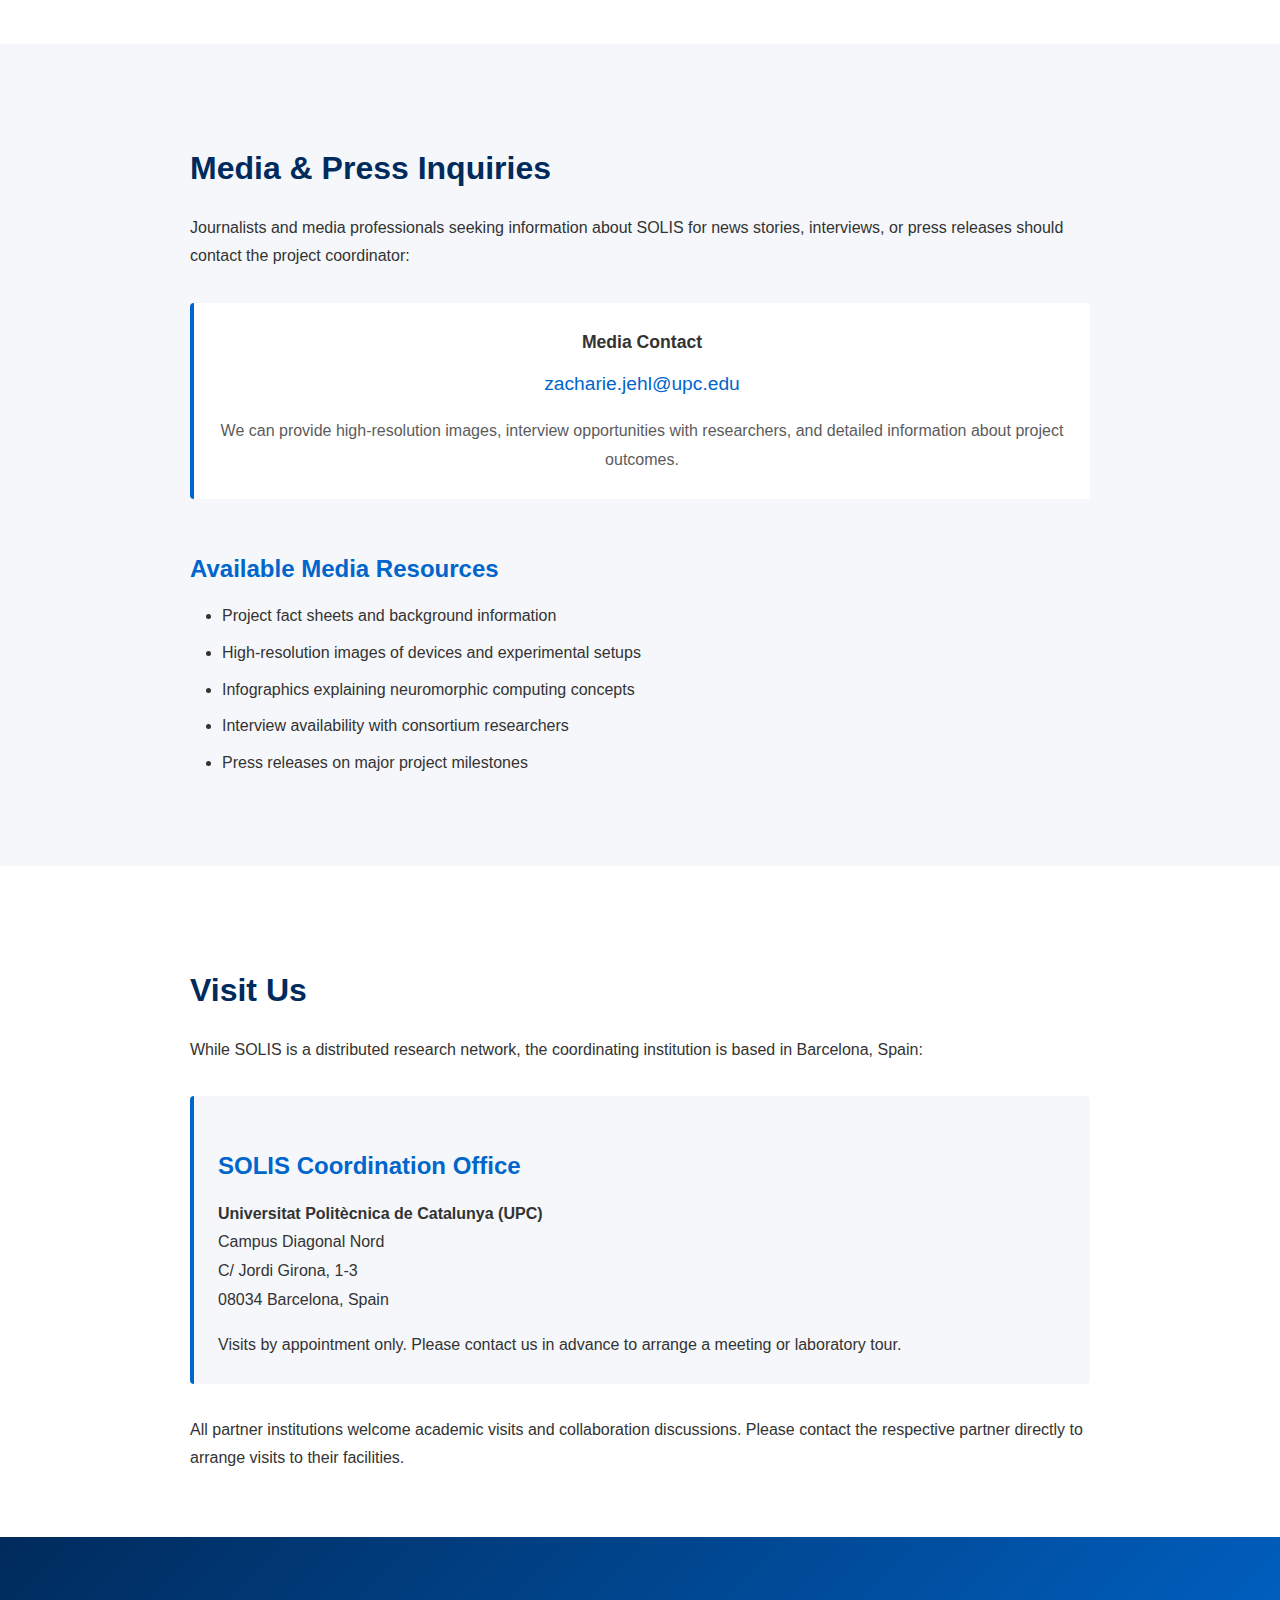
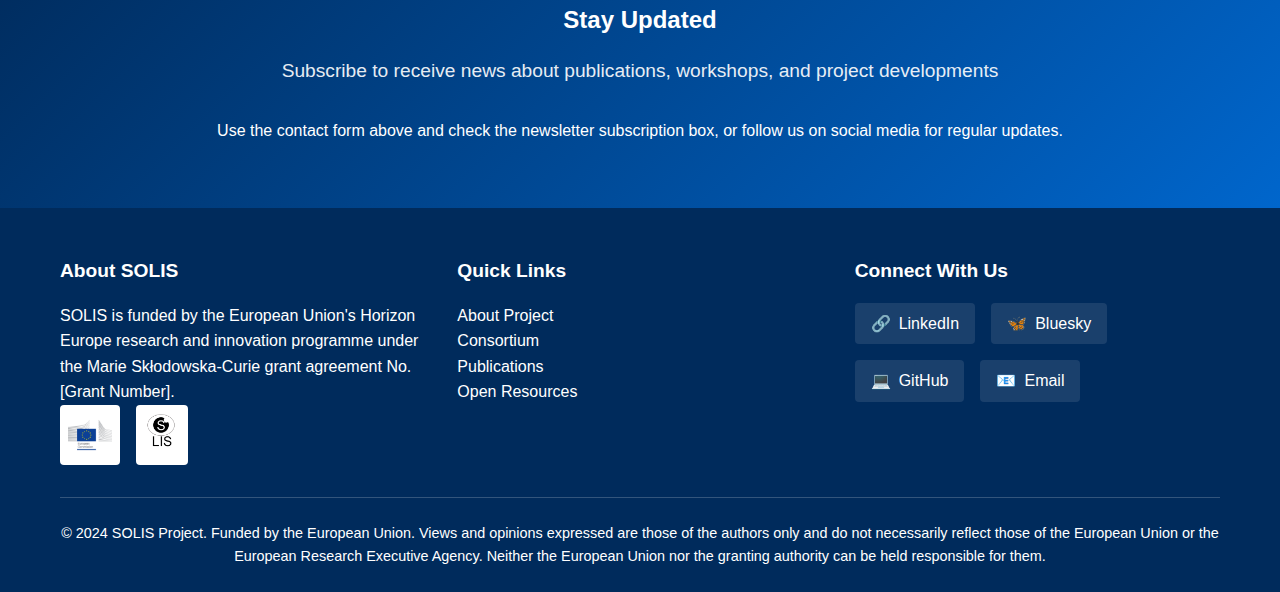
<file: contact.html>
<!DOCTYPE html>
<html lang="en">
<head>
  <meta charset="UTF-8">
  <meta name="viewport" content="width=device-width, initial-scale=1.0">
  <meta name="description" content="Contact the SOLIS project team. Get in touch for collaborations, questions, or more information about artificial visual synapses research.">
  <title>Contact - SOLIS Project</title>
  <link rel="stylesheet" href="assets/css/style.css">
</head>
<body>
  
  <!-- Header -->
  <header>
    <div class="container">
      <div class="header-content">
        <div class="logo-section">
          <img src="assets/img/logo.png" alt="SOLIS Project Logo">
          <span class="site-title">SOLIS Project</span>
        </div>
        <button class="menu-toggle" aria-label="Toggle navigation menu" aria-expanded="false">☰</button>
        <nav>
          <ul>
            <li><a href="index.html">Home</a></li>
            <li><a href="about.html">About</a></li>
            <li><a href="partners.html">Partners</a></li>
            <li><a href="news.html">News</a></li>
            <li><a href="publications.html">Publications</a></li>
            <li><a href="resources.html">Resources</a></li>
            <li><a href="contact.html">Contact</a></li>
            <li><button class="theme-toggle" aria-label="Toggle dark mode">🌙 Dark</button></li>
          </ul>
        </nav>
      </div>
    </div>
  </header>

  <!-- Page Header -->
  <section style="background: linear-gradient(135deg, var(--primary-color), var(--secondary-color)); padding: 4rem 0; color: white; text-align: center;">
    <div class="container">
      <h1 style="font-size: 3rem; margin-bottom: 1rem;">Get in Touch</h1>
      <p style="font-size: 1.3rem; opacity: 0.9;">Questions, collaboration inquiries, or just want to learn more?</p>
    </div>
  </section>

  <!-- Contact Information -->
  <section>
    <div class="container">
      <div class="contact-section">
        
        <div class="contact-info">
          <h2 style="color: var(--primary-color); margin-bottom: 1rem;">Project Coordinator</h2>
          <p><strong>Dr. Zacharie Jehl Li-Kao</strong></p>
          <p>Universitat Politècnica de Catalunya (UPC)</p>
          <p>Barcelona, Spain</p>
          <p style="margin-top: 1rem;">
            <a href="mailto:zacharie.jehl@upc.edu">📧 zacharie.jehl@upc.edu</a>
          </p>
        </div>

        <div class="cards-grid" style="margin-top: 3rem; margin-bottom: 3rem;">
          
          <div class="card" style="text-align: center;">
            <div class="card-icon">🤝</div>
            <h3>Collaboration Inquiries</h3>
            <p>Interested in collaborating with SOLIS partners or contributing to our research?</p>
          </div>

          <div class="card" style="text-align: center;">
            <div class="card-icon">🎓</div>
            <h3>Academic Questions</h3>
            <p>Questions about our methods, data, publications, or training opportunities?</p>
          </div>

          <div class="card" style="text-align: center;">
            <div class="card-icon">💼</div>
            <h3>Industry Partnerships</h3>
            <p>Exploring technology transfer or industrial applications of our research?</p>
          </div>

        </div>

        <!-- Contact Form -->
        <h2 style="color: var(--primary-color); text-align: center; margin-bottom: 2rem;">Send Us a Message</h2>
        
        <form action="https://formspree.io/f/your-form-id" method="POST">
          
          <div class="form-group">
            <label for="name">Name *</label>
            <input type="text" id="name" name="name" required placeholder="Your full name">
          </div>

          <div class="form-group">
            <label for="email">Email Address *</label>
            <input type="email" id="email" name="email" required placeholder="your.email@example.com">
          </div>

          <div class="form-group">
            <label for="institution">Institution/Organization</label>
            <input type="text" id="institution" name="institution" placeholder="Your university or company">
          </div>

          <div class="form-group">
            <label for="subject">Subject *</label>
            <select id="subject" name="subject" required>
              <option value="">-- Select a subject --</option>
              <option value="collaboration">Collaboration Inquiry</option>
              <option value="academic">Academic Question</option>
              <option value="industry">Industry Partnership</option>
              <option value="resources">Questions About Resources</option>
              <option value="media">Media/Press Inquiry</option>
              <option value="other">Other</option>
            </select>
          </div>

          <div class="form-group">
            <label for="message">Message *</label>
            <textarea id="message" name="message" required placeholder="Tell us how we can help..."></textarea>
          </div>

          <div class="form-group">
            <label style="display: flex; align-items: center; gap: 0.5rem;">
              <input type="checkbox" name="newsletter" value="yes" style="width: auto;">
              Subscribe to SOLIS newsletter for project updates
            </label>
          </div>

          <button type="submit">Send Message</button>

          <p style="text-align: center; margin-top: 1rem; font-size: 0.9rem; opacity: 0.7;">
            * Required fields. We typically respond within 2-3 business days.
          </p>

        </form>

        <div class="highlight-box" style="margin-top: 3rem;">
          <h3>Privacy Notice</h3>
          <p>
            Your contact information will be used solely to respond to your inquiry and, if requested, to send project updates. We do not share personal data with third parties. By submitting this form, you consent to our processing of your data in accordance with GDPR requirements.
          </p>
        </div>

      </div>
    </div>
  </section>

  <!-- Social Media & Other Contacts -->
  <section style="background-color: var(--light-bg);">
    <div class="container">
      <h2 class="section-title">Connect on Social Media</h2>
      <p class="section-subtitle">Follow our latest updates and join the conversation</p>
      
      <div class="cards-grid" style="margin-top: 2rem;">
        
        <div class="card" style="text-align: center;">
          <div class="card-icon">🔗</div>
          <h3>LinkedIn</h3>
          <p>Professional updates, secondment announcements, and publications</p>
          <a href="https://www.linkedin.com/company/project-solis/" target="_blank" rel="noopener" class="btn btn-primary" style="margin-top: 1rem;">
            Follow on LinkedIn
          </a>
        </div>

        <div class="card" style="text-align: center;">
          <div class="card-icon">🦋</div>
          <h3>Bluesky</h3>
          <p>Quick updates, discussions, and community engagement</p>
          <a href="https://bsky.app/profile/project-solis.bsky.social" target="_blank" rel="noopener" class="btn btn-primary" style="margin-top: 1rem;">
            Follow on Bluesky
          </a>
        </div>

        <div class="card" style="text-align: center;">
          <div class="card-icon">💻</div>
          <h3>GitHub</h3>
          <p>Source code, issues, discussions, and contributions</p>
          <a href="https://github.com/SOLIS-project" target="_blank" rel="noopener" class="btn btn-primary" style="margin-top: 1rem;">
            Visit GitHub
          </a>
        </div>

      </div>
    </div>
  </section>

  <!-- Partner Contacts -->
  <section>
    <div class="container">
      <h2 class="section-title">Partner Institution Contacts</h2>
      <p class="section-subtitle">Reach out directly to consortium members</p>
      
      <div class="content-section">
        <div class="cards-grid">
          
          <div class="card">
            <h3>🇪🇸 UPC (Coordinator)</h3>
            <p><strong>Dr. Zacharie Jehl Li-Kao</strong></p>
            <p>Universitat Politècnica de Catalunya</p>
            <p><a href="mailto:zacharie.jehl@upc.edu">zacharie.jehl@upc.edu</a></p>
          </div>

          <div class="card">
            <h3>🇬🇧 University of Liverpool</h3>
            <p><strong>WP1 Leader</strong></p>
            <p>Stephenson Institute for Renewable Energy</p>
            <p><a href="https://www.liverpool.ac.uk/electrical-engineering-and-electronics/" target="_blank" rel="noopener">Visit Website</a></p>
          </div>

          <div class="card">
            <h3>🇪🇪 TalTech</h3>
            <p><strong>WP3 Leader</strong></p>
            <p>Tallinn University of Technology</p>
            <p><a href="https://taltech.ee/en" target="_blank" rel="noopener">Visit Website</a></p>
          </div>

          <div class="card">
            <h3>🇮🇹 University of Verona</h3>
            <p><strong>Partner</strong></p>
            <p>Laboratory for Photovoltaics and Solid State Physics</p>
            <p><a href="https://www.univr.it/" target="_blank" rel="noopener">Visit Website</a></p>
          </div>

          <div class="card">
            <h3>🇲🇦 MAScIR</h3>
            <p><strong>Third Country Partner</strong></p>
            <p>Moroccan Foundation for Advanced Science, Innovation and Research</p>
            <p><a href="https://www.mascir.com/" target="_blank" rel="noopener">Visit Website</a></p>
          </div>

          <div class="card">
            <h3>🇿🇦 UWC</h3>
            <p><strong>Third Country Partner</strong></p>
            <p>University of the Western Cape</p>
            <p><a href="https://www.uwc.ac.za/" target="_blank" rel="noopener">Visit Website</a></p>
          </div>

          <div class="card">
            <h3>🇵🇭 NIP</h3>
            <p><strong>Third Country Partner</strong></p>
            <p>National Institute of Physics, University of the Philippines</p>
            <p><a href="https://nip.upd.edu.ph/" target="_blank" rel="noopener">Visit Website</a></p>
          </div>

          <div class="card">
            <h3>🇯🇵 Ritsumeikan University</h3>
            <p><strong>Associated Partner</strong></p>
            <p>Kobayashi Laboratory</p>
            <p><a href="https://en.ritsumei.ac.jp/" target="_blank" rel="noopener">Visit Website</a></p>
          </div>

        </div>
      </div>
    </div>
  </section>

  <!-- Media Inquiries -->
  <section style="background-color: var(--light-bg);">
    <div class="container">
      <div class="content-section">
        <h2>Media & Press Inquiries</h2>
        <p>
          Journalists and media professionals seeking information about SOLIS for news stories, interviews, or press releases should contact the project coordinator:
        </p>
        <div class="highlight-box" style="text-align: center; background-color: white;">
          <p style="font-size: 1.1rem;"><strong>Media Contact</strong></p>
          <p style="font-size: 1.2rem; margin-top: 0.5rem;">
            <a href="mailto:zacharie.jehl@upc.edu">zacharie.jehl@upc.edu</a>
          </p>
          <p style="margin-top: 1rem; opacity: 0.8;">
            We can provide high-resolution images, interview opportunities with researchers, and detailed information about project outcomes.
          </p>
        </div>

        <h3 style="margin-top: 3rem;">Available Media Resources</h3>
        <ul style="margin-left: 2rem;">
          <li>Project fact sheets and background information</li>
          <li>High-resolution images of devices and experimental setups</li>
          <li>Infographics explaining neuromorphic computing concepts</li>
          <li>Interview availability with consortium researchers</li>
          <li>Press releases on major project milestones</li>
        </ul>
      </div>
    </div>
  </section>

  <!-- Visiting -->
  <section>
    <div class="container">
      <div class="content-section">
        <h2>Visit Us</h2>
        <p>
          While SOLIS is a distributed research network, the coordinating institution is based in Barcelona, Spain:
        </p>
        
        <div class="highlight-box">
          <h3>SOLIS Coordination Office</h3>
          <p>
            <strong>Universitat Politècnica de Catalunya (UPC)</strong><br>
            Campus Diagonal Nord<br>
            C/ Jordi Girona, 1-3<br>
            08034 Barcelona, Spain
          </p>
          <p style="margin-top: 1rem;">
            Visits by appointment only. Please contact us in advance to arrange a meeting or laboratory tour.
          </p>
        </div>

        <p style="margin-top: 2rem;">
          All partner institutions welcome academic visits and collaboration discussions. Please contact the respective partner directly to arrange visits to their facilities.
        </p>
      </div>
    </div>
  </section>

  <!-- Newsletter Signup -->
  <section style="background: linear-gradient(135deg, var(--primary-color), var(--secondary-color)); color: white; text-align: center;">
    <div class="container">
      <h2 style="color: white; margin-bottom: 1rem;">Stay Updated</h2>
      <p style="font-size: 1.2rem; opacity: 0.9; margin-bottom: 2rem;">
        Subscribe to receive news about publications, workshops, and project developments
      </p>
      <p>
        Use the contact form above and check the newsletter subscription box, or follow us on social media for regular updates.
      </p>
    </div>
  </section>

  <!-- Footer -->
  <footer>
    <div class="container">
      <div class="footer-content">
        
        <div class="footer-section">
          <h4>About SOLIS</h4>
          <p>
            SOLIS is funded by the European Union's Horizon Europe research and innovation programme under the Marie Skłodowska-Curie grant agreement No. [Grant Number].
          </p>
          <div class="footer-logos">
            <img src="assets/img/logo1.png" alt="European Union Flag">
            <img src="assets/img/logo.png" alt="SOLIS Logo">
          </div>
        </div>

        <div class="footer-section">
          <h4>Quick Links</h4>
          <ul style="list-style: none;">
            <li><a href="about.html" style="color: white;">About Project</a></li>
            <li><a href="partners.html" style="color: white;">Consortium</a></li>
            <li><a href="publications.html" style="color: white;">Publications</a></li>
            <li><a href="resources.html" style="color: white;">Open Resources</a></li>
          </ul>
        </div>

        <div class="footer-section">
          <h4>Connect With Us</h4>
          <div class="social-links">
            <a href="https://www.linkedin.com/company/project-solis/" target="_blank" rel="noopener">
              <span>🔗</span> LinkedIn
            </a>
            <a href="https://bsky.app/profile/project-solis.bsky.social" target="_blank" rel="noopener">
              <span>🦋</span> Bluesky
            </a>
            <a href="https://github.com/SOLIS-project" target="_blank" rel="noopener">
              <span>💻</span> GitHub
            </a>
            <a href="mailto:zacharie.jehl@upc.edu">
              <span>📧</span> Email
            </a>
          </div>
        </div>

      </div>

      <div class="footer-bottom">
        <p>&copy; 2024 SOLIS Project. Funded by the European Union. Views and opinions expressed are those of the authors only and do not necessarily reflect those of the European Union or the European Research Executive Agency. Neither the European Union nor the granting authority can be held responsible for them.</p>
      </div>
    </div>
  </footer>

  <script src="assets/js/main.js"></script>
</body>
</html>
</file>
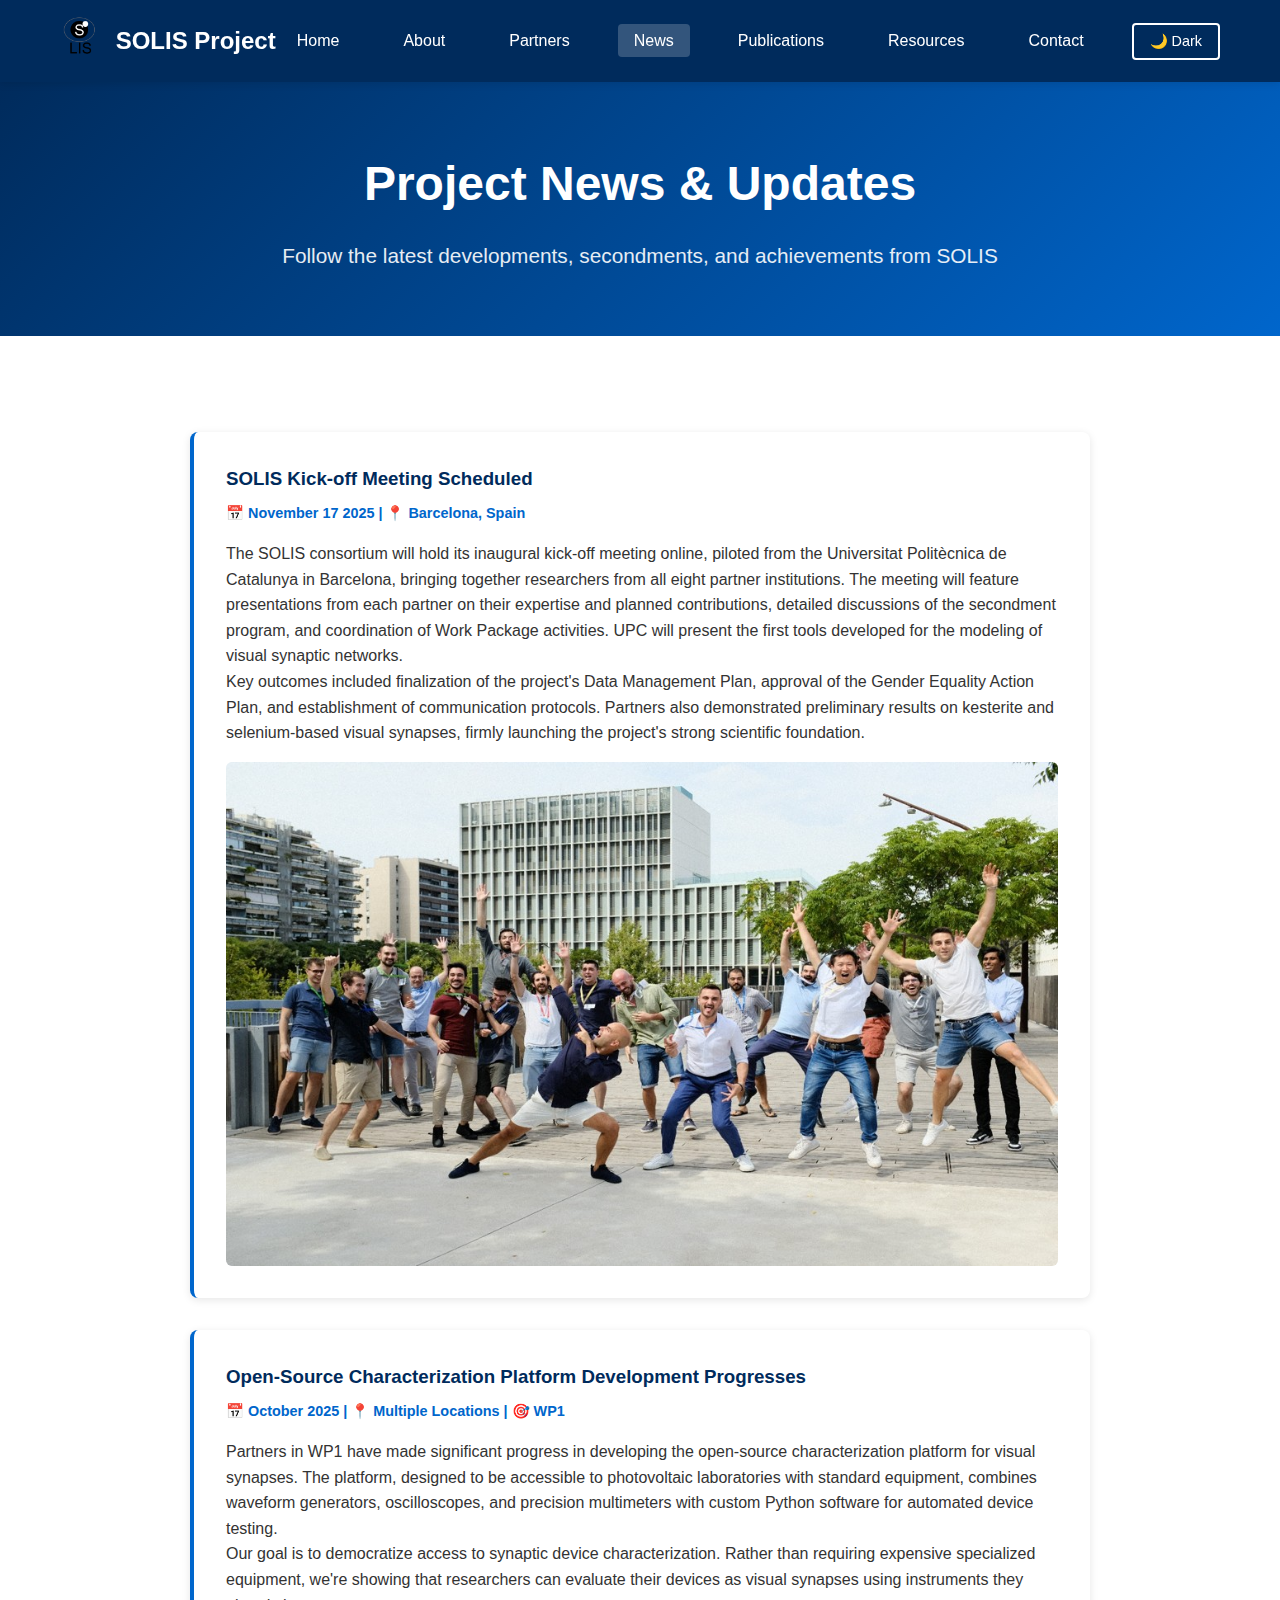
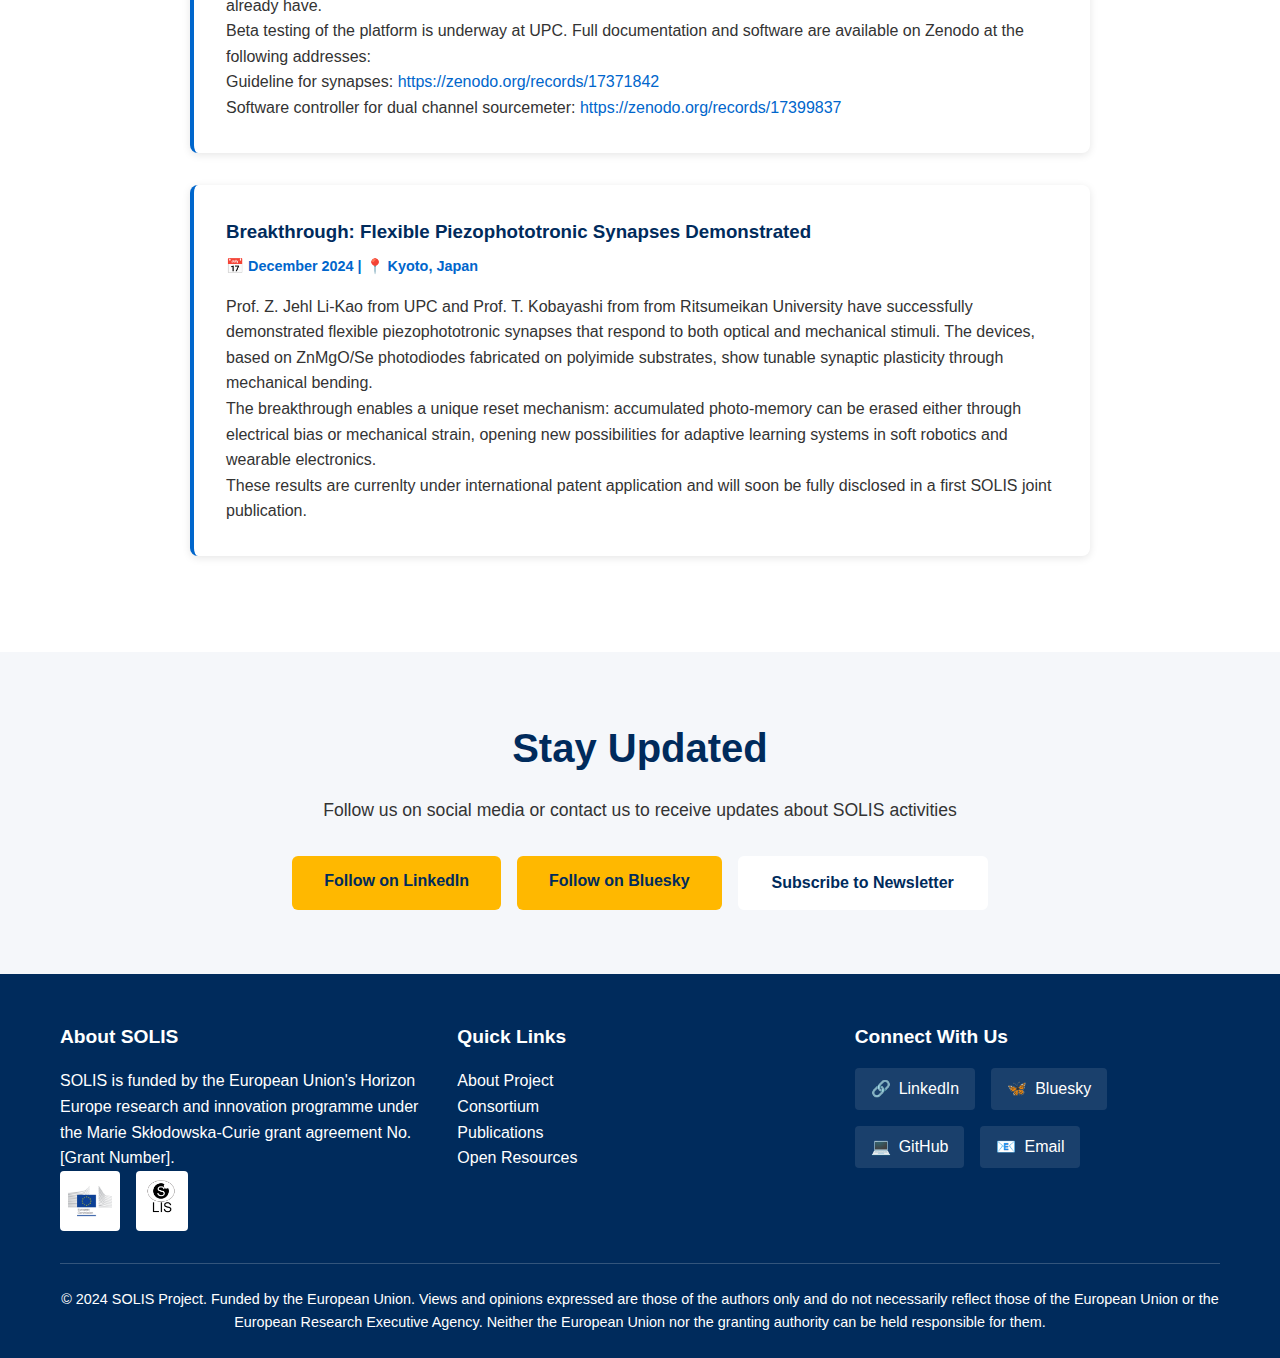
<file: news.html>
<!DOCTYPE html>
<html lang="en">
<head>
  <meta charset="UTF-8">
  <meta name="viewport" content="width=device-width, initial-scale=1.0">
  <meta name="description" content="Latest news, secondments, workshops, and updates from the SOLIS project consortium.">
  <title>News - SOLIS Project</title>
  <link rel="stylesheet" href="assets/css/style.css">
</head>
<body>
  
  <!-- Header -->
  <header>
    <div class="container">
      <div class="header-content">
        <div class="logo-section">
          <img src="assets/img/logo.png" alt="SOLIS Project Logo">
          <span class="site-title">SOLIS Project</span>
        </div>
        <button class="menu-toggle" aria-label="Toggle navigation menu" aria-expanded="false">☰</button>
        <nav>
          <ul>
            <li><a href="index.html">Home</a></li>
            <li><a href="about.html">About</a></li>
            <li><a href="partners.html">Partners</a></li>
            <li><a href="news.html">News</a></li>
            <li><a href="publications.html">Publications</a></li>
            <li><a href="resources.html">Resources</a></li>
            <li><a href="contact.html">Contact</a></li>
            <li><button class="theme-toggle" aria-label="Toggle dark mode">🌙 Dark</button></li>
          </ul>
        </nav>
      </div>
    </div>
  </header>

  <!-- Page Header -->
  <section style="background: linear-gradient(135deg, var(--primary-color), var(--secondary-color)); padding: 4rem 0; color: white; text-align: center;">
    <div class="container">
      <h1 style="font-size: 3rem; margin-bottom: 1rem;">Project News & Updates</h1>
      <p style="font-size: 1.3rem; opacity: 0.9;">Follow the latest developments, secondments, and achievements from SOLIS</p>
    </div>
  </section>

  <!-- News List -->
  <section>
    <div class="container">
      <div class="content-list">

        <!-- News Item 1 -->
        <article class="list-item">
          <h3>SOLIS Kick-off Meeting Scheduled</h3>
          <p class="item-meta">📅 November 17 2025 | 📍 Barcelona, Spain</p>
          <p>
            The SOLIS consortium will hold its inaugural kick-off meeting online, piloted from the Universitat Politècnica de Catalunya in Barcelona, bringing together researchers from all eight partner institutions. The meeting will feature presentations from each partner on their expertise and planned contributions, detailed discussions of the secondment program, and coordination of Work Package activities. UPC will present the first tools developed for the modeling of visual synaptic networks.
          </p>
          <p>
            Key outcomes included finalization of the project's Data Management Plan, approval of the Gender Equality Action Plan, and establishment of communication protocols. Partners also demonstrated preliminary results on kesterite and selenium-based visual synapses, firmly launching the project's strong scientific foundation.
          </p>
          <img src="assets/img/team_upc.jpg" alt="SOLIS kick-off meeting participants">
        </article>
        
        <!-- News Item 2 -->
        <article class="list-item">
          <h3>Open-Source Characterization Platform Development Progresses</h3>
          <p class="item-meta">📅 October 2025 | 📍 Multiple Locations | 🎯 WP1</p>
          <p>
            Partners in WP1 have made significant progress in developing the open-source characterization platform for visual synapses. The platform, designed to be accessible to photovoltaic laboratories with standard equipment, combines waveform generators, oscilloscopes, and precision multimeters with custom Python software for automated device testing.
          </p>
          <p>
            Our goal is to democratize access to synaptic device characterization. Rather than requiring expensive specialized equipment, we're showing that researchers can evaluate their devices as visual synapses using instruments they already have.
          </p>
          <p>
            Beta testing of the platform is underway at UPC. Full documentation and software are available on Zenodo at the following addresses:<br>
            Guideline for synapses: 
            <a href="https://zenodo.org/records/17371842" target="_blank" rel="noopener noreferrer">
              https://zenodo.org/records/17371842
            </a><br>
            Software controller for dual channel sourcemeter: 
            <a href="https://zenodo.org/records/17399837" target="_blank" rel="noopener noreferrer">
              https://zenodo.org/records/17399837
            </a>
          </p>
        </article>


        <!-- News Item 3 -->
        <article class="list-item">
          <h3>Breakthrough: Flexible Piezophototronic Synapses Demonstrated</h3>
          <p class="item-meta">📅 December 2024 | 📍 Kyoto, Japan</p>
          <p>
            Prof. Z. Jehl Li-Kao from UPC and Prof. T. Kobayashi from from Ritsumeikan University have successfully demonstrated flexible piezophototronic synapses that respond to both optical and mechanical stimuli. The devices, based on ZnMgO/Se photodiodes fabricated on polyimide substrates, show tunable synaptic plasticity through mechanical bending.
          </p>
          <p>
            The breakthrough enables a unique reset mechanism: accumulated photo-memory can be erased either through electrical bias or mechanical strain, opening new possibilities for adaptive learning systems in soft robotics and wearable electronics.
          </p>
          <p>
            These results are currenlty under international patent application and will soon be fully disclosed in a first SOLIS joint publication.
          </p>
        </article>


      </div>
    </div>
  </section>

  <!-- Subscribe Section -->
  <section style="background-color: var(--light-bg); text-align: center;">
    <div class="container">
      <h2 class="section-title">Stay Updated</h2>
      <p style="font-size: 1.1rem; margin-bottom: 2rem;">
        Follow us on social media or contact us to receive updates about SOLIS activities
      </p>
      <div class="btn-group">
        <a href="https://www.linkedin.com/company/project-solis/" target="_blank" rel="noopener" class="btn btn-primary">
          Follow on LinkedIn
        </a>
        <a href="https://bsky.app/profile/project-solis.bsky.social" target="_blank" rel="noopener" class="btn btn-primary">
          Follow on Bluesky
        </a>
        <a href="contact.html" class="btn btn-secondary">Subscribe to Newsletter</a>
      </div>
    </div>
  </section>

  <!-- Footer -->
  <footer>
    <div class="container">
      <div class="footer-content">
        
        <div class="footer-section">
          <h4>About SOLIS</h4>
          <p>
            SOLIS is funded by the European Union's Horizon Europe research and innovation programme under the Marie Skłodowska-Curie grant agreement No. [Grant Number].
          </p>
          <div class="footer-logos">
            <img src="assets/img/logo1.png" alt="European Union Flag">
            <img src="assets/img/logo.png" alt="SOLIS Logo">
          </div>
        </div>

        <div class="footer-section">
          <h4>Quick Links</h4>
          <ul style="list-style: none;">
            <li><a href="about.html" style="color: white;">About Project</a></li>
            <li><a href="partners.html" style="color: white;">Consortium</a></li>
            <li><a href="publications.html" style="color: white;">Publications</a></li>
            <li><a href="resources.html" style="color: white;">Open Resources</a></li>
          </ul>
        </div>

        <div class="footer-section">
          <h4>Connect With Us</h4>
          <div class="social-links">
            <a href="https://www.linkedin.com/company/project-solis/" target="_blank" rel="noopener">
              <span>🔗</span> LinkedIn
            </a>
            <a href="https://bsky.app/profile/project-solis.bsky.social" target="_blank" rel="noopener">
              <span>🦋</span> Bluesky
            </a>
            <a href="https://github.com/SOLIS-project" target="_blank" rel="noopener">
              <span>💻</span> GitHub
            </a>
            <a href="mailto:zacharie.jehl@upc.edu">
              <span>📧</span> Email
            </a>
          </div>
        </div>

      </div>

      <div class="footer-bottom">
        <p>&copy; 2024 SOLIS Project. Funded by the European Union. Views and opinions expressed are those of the authors only and do not necessarily reflect those of the European Union or the European Research Executive Agency. Neither the European Union nor the granting authority can be held responsible for them.</p>
      </div>
    </div>
  </footer>

  <script src="assets/js/main.js"></script>
</body>
</html>
</file>
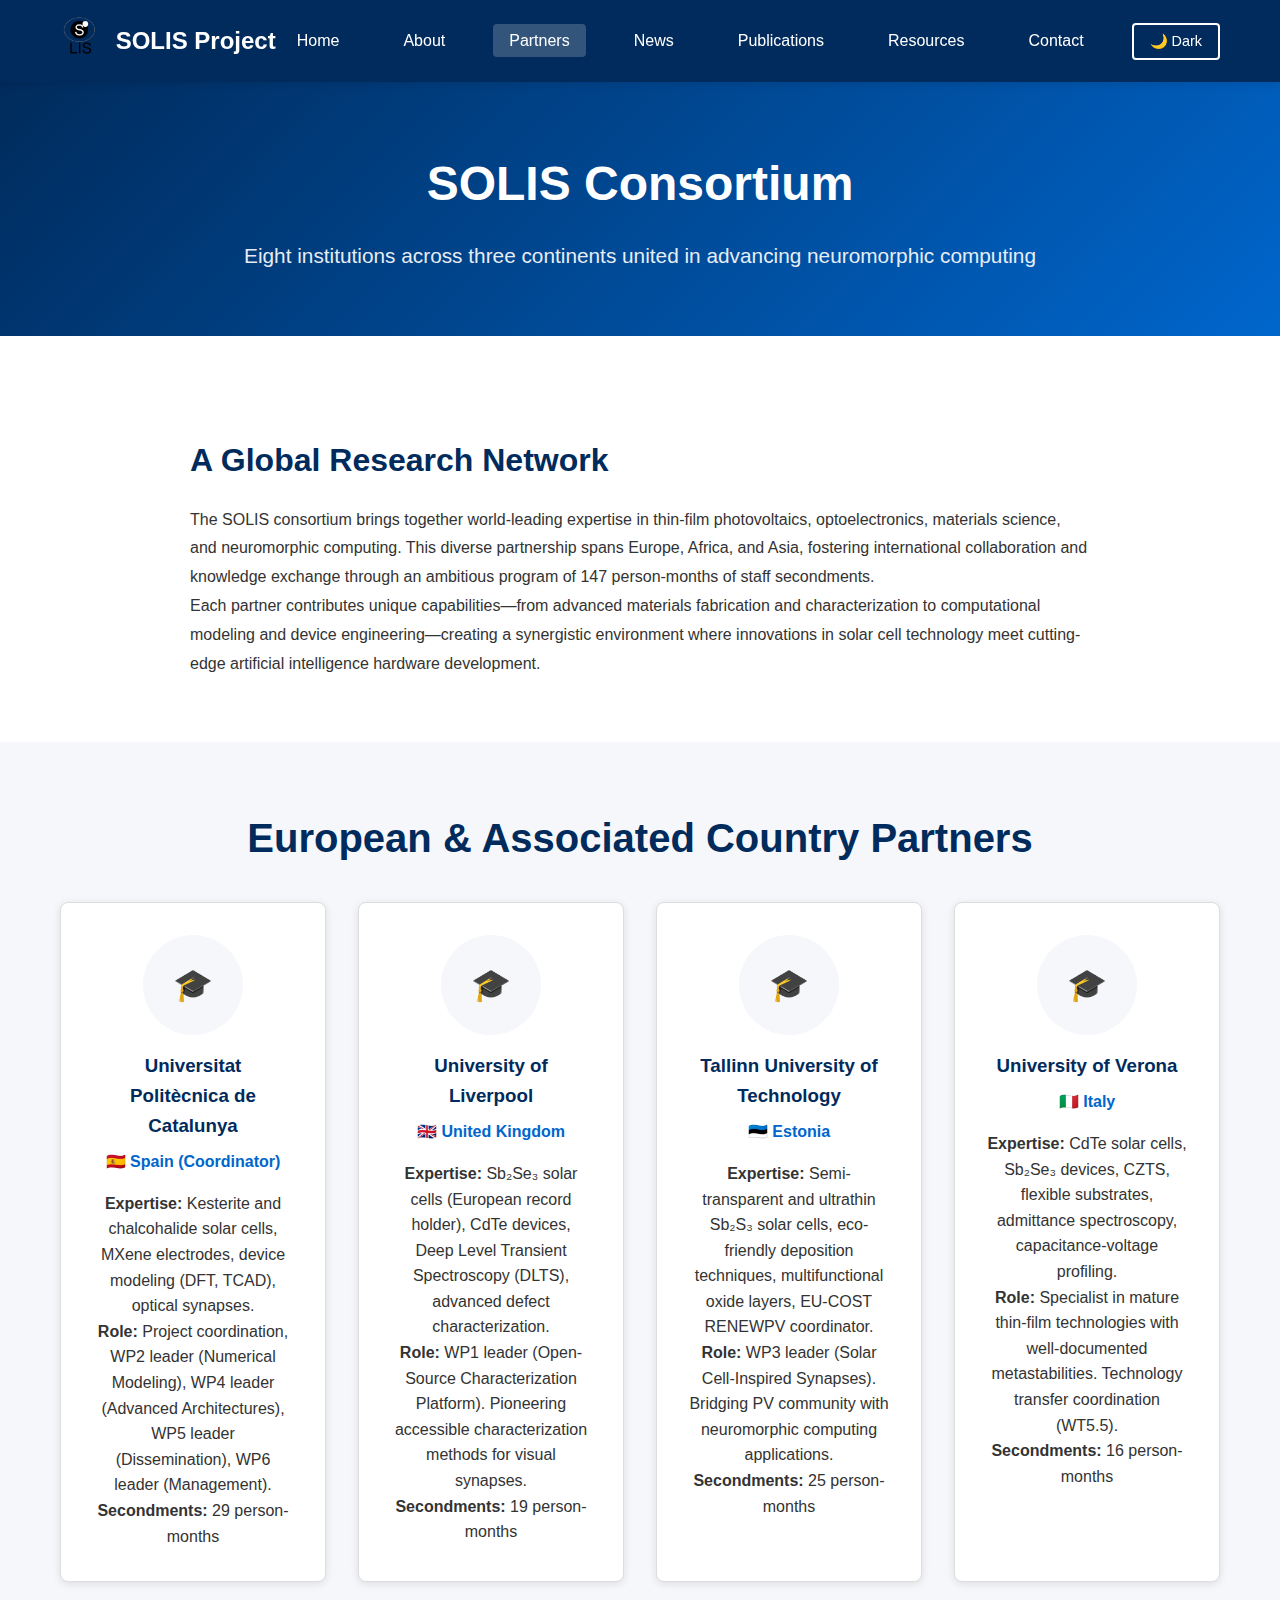
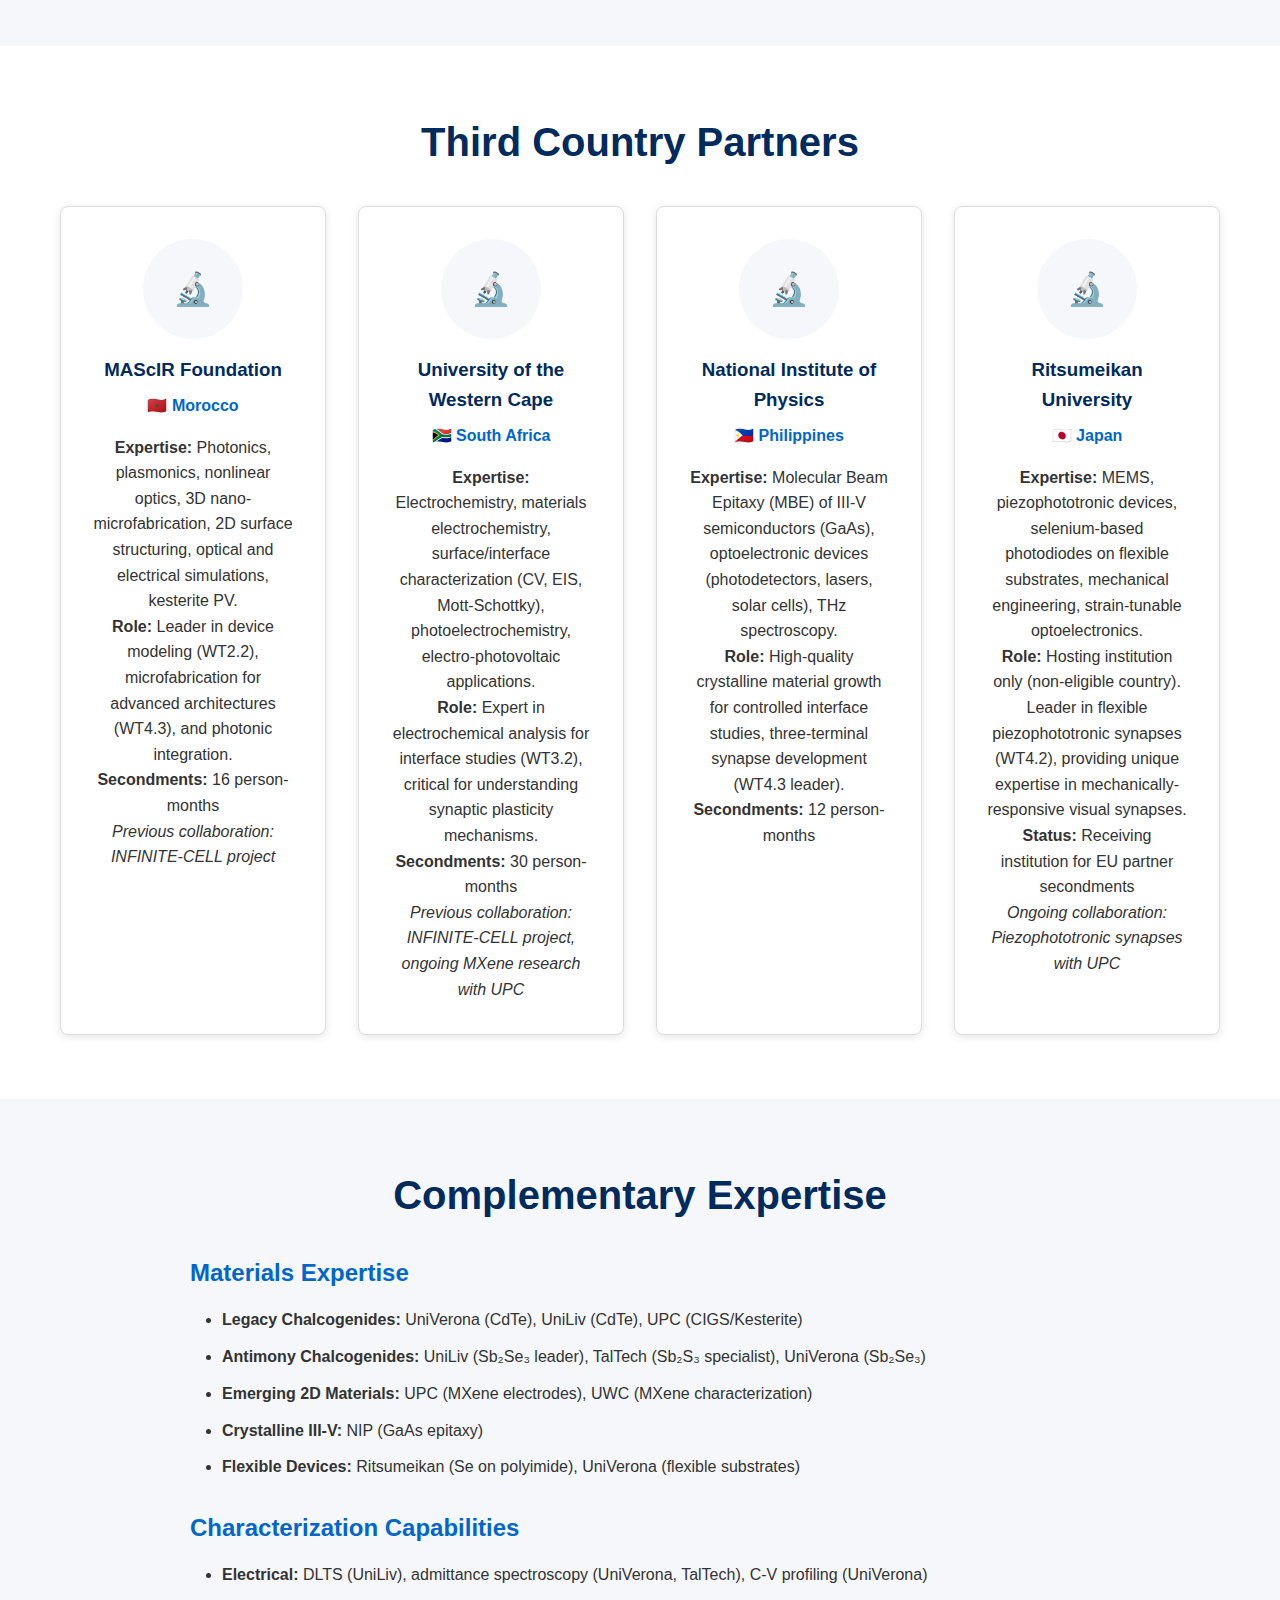
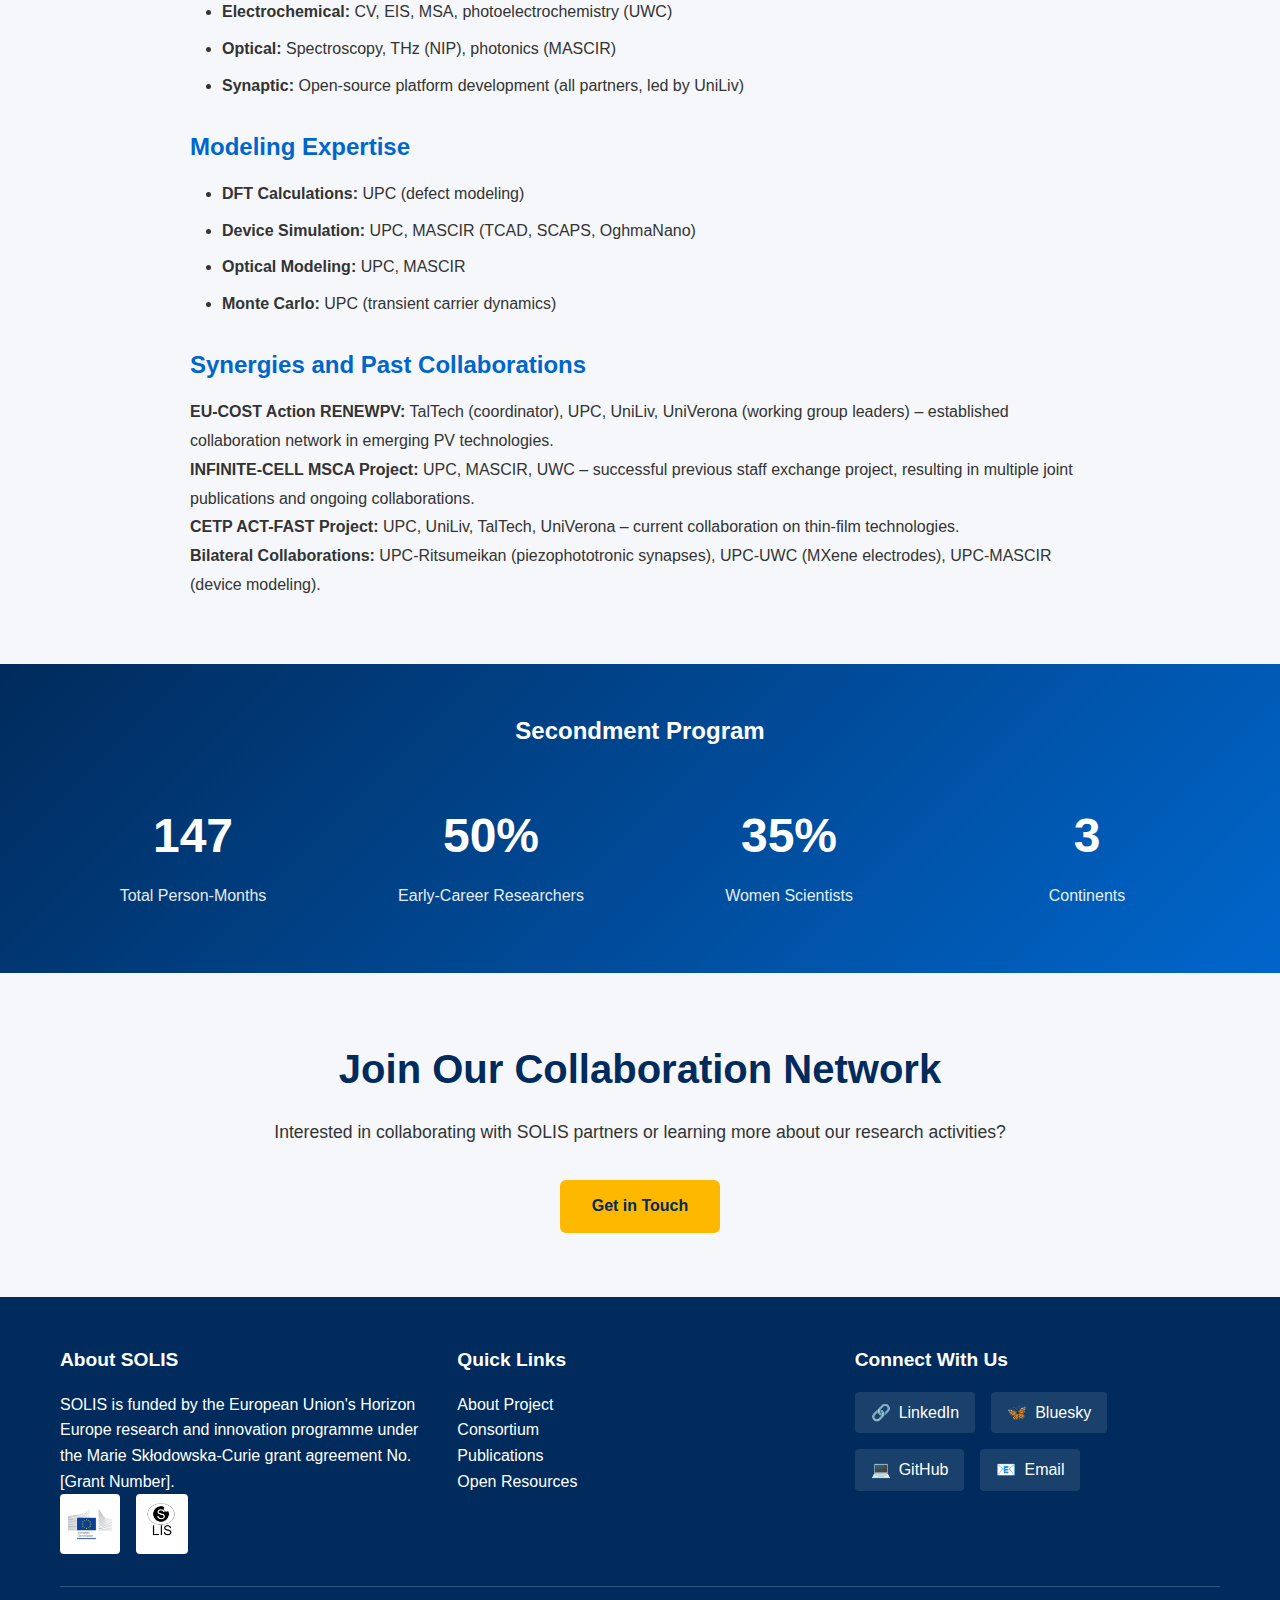
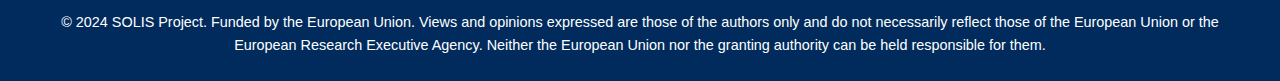
<file: partners.html>
<!DOCTYPE html>
<html lang="en">
<head>
  <meta charset="UTF-8">
  <meta name="viewport" content="width=device-width, initial-scale=1.0">
  <meta name="description" content="Meet the SOLIS consortium partners from Europe, Africa, and Asia collaborating on artificial visual synapses research.">
  <title>Partners - SOLIS Project</title>
  <link rel="stylesheet" href="assets/css/style.css">
</head>
<body>
  
  <!-- Header -->
  <header>
    <div class="container">
      <div class="header-content">
        <div class="logo-section">
          <img src="assets/img/logo.png" alt="SOLIS Project Logo">
          <span class="site-title">SOLIS Project</span>
        </div>
        <button class="menu-toggle" aria-label="Toggle navigation menu" aria-expanded="false">☰</button>
        <nav>
          <ul>
            <li><a href="index.html">Home</a></li>
            <li><a href="about.html">About</a></li>
            <li><a href="partners.html">Partners</a></li>
            <li><a href="news.html">News</a></li>
            <li><a href="publications.html">Publications</a></li>
            <li><a href="resources.html">Resources</a></li>
            <li><a href="contact.html">Contact</a></li>
            <li><button class="theme-toggle" aria-label="Toggle dark mode">🌙 Dark</button></li>
          </ul>
        </nav>
      </div>
    </div>
  </header>

  <!-- Page Header -->
  <section style="background: linear-gradient(135deg, var(--primary-color), var(--secondary-color)); padding: 4rem 0; color: white; text-align: center;">
    <div class="container">
      <h1 style="font-size: 3rem; margin-bottom: 1rem;">SOLIS Consortium</h1>
      <p style="font-size: 1.3rem; opacity: 0.9;">Eight institutions across three continents united in advancing neuromorphic computing</p>
    </div>
  </section>

  <!-- Consortium Overview -->
  <section>
    <div class="container">
      <div class="content-section">
        <h2>A Global Research Network</h2>
        <p>
          The SOLIS consortium brings together world-leading expertise in thin-film photovoltaics, optoelectronics, materials science, and neuromorphic computing. This diverse partnership spans Europe, Africa, and Asia, fostering international collaboration and knowledge exchange through an ambitious program of 147 person-months of staff secondments.
        </p>
        <p>
          Each partner contributes unique capabilities—from advanced materials fabrication and characterization to computational modeling and device engineering—creating a synergistic environment where innovations in solar cell technology meet cutting-edge artificial intelligence hardware development.
        </p>
      </div>
    </div>
  </section>

  <!-- European Partners -->
  <section style="background-color: var(--light-bg);">
    <div class="container">
      <h2 class="section-title">European & Associated Country Partners</h2>
      
      <div class="partners-grid">
        
        <!-- UPC -->
        <div class="partner-card">
          <div class="partner-logo">🎓</div>
          <h3>Universitat Politècnica de Catalunya</h3>
          <p class="partner-country">🇪🇸 Spain (Coordinator)</p>
          <p>
            <strong>Expertise:</strong> Kesterite and chalcohalide solar cells, MXene electrodes, device modeling (DFT, TCAD), optical synapses.
          </p>
          <p>
            <strong>Role:</strong> Project coordination, WP2 leader (Numerical Modeling), WP4 leader (Advanced Architectures), WP5 leader (Dissemination), WP6 leader (Management).
          </p>
          <p>
            <strong>Secondments:</strong> 29 person-months
          </p>
        </div>

        <!-- UniLiv -->
        <div class="partner-card">
          <div class="partner-logo">🎓</div>
          <h3>University of Liverpool</h3>
          <p class="partner-country">🇬🇧 United Kingdom</p>
          <p>
            <strong>Expertise:</strong> Sb₂Se₃ solar cells (European record holder), CdTe devices, Deep Level Transient Spectroscopy (DLTS), advanced defect characterization.
          </p>
          <p>
            <strong>Role:</strong> WP1 leader (Open-Source Characterization Platform). Pioneering accessible characterization methods for visual synapses.
          </p>
          <p>
            <strong>Secondments:</strong> 19 person-months
          </p>
        </div>

        <!-- TalTech -->
        <div class="partner-card">
          <div class="partner-logo">🎓</div>
          <h3>Tallinn University of Technology</h3>
          <p class="partner-country">🇪🇪 Estonia</p>
          <p>
            <strong>Expertise:</strong> Semi-transparent and ultrathin Sb₂S₃ solar cells, eco-friendly deposition techniques, multifunctional oxide layers, EU-COST RENEWPV coordinator.
          </p>
          <p>
            <strong>Role:</strong> WP3 leader (Solar Cell-Inspired Synapses). Bridging PV community with neuromorphic computing applications.
          </p>
          <p>
            <strong>Secondments:</strong> 25 person-months
          </p>
        </div>

        <!-- UniVerona -->
        <div class="partner-card">
          <div class="partner-logo">🎓</div>
          <h3>University of Verona</h3>
          <p class="partner-country">🇮🇹 Italy</p>
          <p>
            <strong>Expertise:</strong> CdTe solar cells, Sb₂Se₃ devices, CZTS, flexible substrates, admittance spectroscopy, capacitance-voltage profiling.
          </p>
          <p>
            <strong>Role:</strong> Specialist in mature thin-film technologies with well-documented metastabilities. Technology transfer coordination (WT5.5).
          </p>
          <p>
            <strong>Secondments:</strong> 16 person-months
          </p>
        </div>

      </div>
    </div>
  </section>

  <!-- Third Country Partners -->
  <section>
    <div class="container">
      <h2 class="section-title">Third Country Partners</h2>
      
      <div class="partners-grid">
        
        <!-- MASCIR -->
        <div class="partner-card">
          <div class="partner-logo">🔬</div>
          <h3>MAScIR Foundation</h3>
          <p class="partner-country">🇲🇦 Morocco</p>
          <p>
            <strong>Expertise:</strong> Photonics, plasmonics, nonlinear optics, 3D nano-microfabrication, 2D surface structuring, optical and electrical simulations, kesterite PV.
          </p>
          <p>
            <strong>Role:</strong> Leader in device modeling (WT2.2), microfabrication for advanced architectures (WT4.3), and photonic integration.
          </p>
          <p>
            <strong>Secondments:</strong> 16 person-months
          </p>
          <p><em>Previous collaboration: INFINITE-CELL project</em></p>
        </div>

        <!-- UWC -->
        <div class="partner-card">
          <div class="partner-logo">🔬</div>
          <h3>University of the Western Cape</h3>
          <p class="partner-country">🇿🇦 South Africa</p>
          <p>
            <strong>Expertise:</strong> Electrochemistry, materials electrochemistry, surface/interface characterization (CV, EIS, Mott-Schottky), photoelectrochemistry, electro-photovoltaic applications.
          </p>
          <p>
            <strong>Role:</strong> Expert in electrochemical analysis for interface studies (WT3.2), critical for understanding synaptic plasticity mechanisms.
          </p>
          <p>
            <strong>Secondments:</strong> 30 person-months
          </p>
          <p><em>Previous collaboration: INFINITE-CELL project, ongoing MXene research with UPC</em></p>
        </div>

        <!-- NIP -->
        <div class="partner-card">
          <div class="partner-logo">🔬</div>
          <h3>National Institute of Physics</h3>
          <p class="partner-country">🇵🇭 Philippines</p>
          <p>
            <strong>Expertise:</strong> Molecular Beam Epitaxy (MBE) of III-V semiconductors (GaAs), optoelectronic devices (photodetectors, lasers, solar cells), THz spectroscopy.
          </p>
          <p>
            <strong>Role:</strong> High-quality crystalline material growth for controlled interface studies, three-terminal synapse development (WT4.3 leader).
          </p>
          <p>
            <strong>Secondments:</strong> 12 person-months
          </p>
        </div>

        <!-- Ritsumeikan -->
        <div class="partner-card">
          <div class="partner-logo">🔬</div>
          <h3>Ritsumeikan University</h3>
          <p class="partner-country">🇯🇵 Japan</p>
          <p>
            <strong>Expertise:</strong> MEMS, piezophototronic devices, selenium-based photodiodes on flexible substrates, mechanical engineering, strain-tunable optoelectronics.
          </p>
          <p>
            <strong>Role:</strong> Hosting institution only (non-eligible country). Leader in flexible piezophototronic synapses (WT4.2), providing unique expertise in mechanically-responsive visual synapses.
          </p>
          <p>
            <strong>Status:</strong> Receiving institution for EU partner secondments
          </p>
          <p><em>Ongoing collaboration: Piezophototronic synapses with UPC</em></p>
        </div>

      </div>
    </div>
  </section>

  <!-- Collaboration Map -->
  <section style="background-color: var(--light-bg);">
    <div class="container">
      <h2 class="section-title">Complementary Expertise</h2>
      <div class="content-section">
        <h3>Materials Expertise</h3>
        <ul>
          <li><strong>Legacy Chalcogenides:</strong> UniVerona (CdTe), UniLiv (CdTe), UPC (CIGS/Kesterite)</li>
          <li><strong>Antimony Chalcogenides:</strong> UniLiv (Sb₂Se₃ leader), TalTech (Sb₂S₃ specialist), UniVerona (Sb₂Se₃)</li>
          <li><strong>Emerging 2D Materials:</strong> UPC (MXene electrodes), UWC (MXene characterization)</li>
          <li><strong>Crystalline III-V:</strong> NIP (GaAs epitaxy)</li>
          <li><strong>Flexible Devices:</strong> Ritsumeikan (Se on polyimide), UniVerona (flexible substrates)</li>
        </ul>

        <h3>Characterization Capabilities</h3>
        <ul>
          <li><strong>Electrical:</strong> DLTS (UniLiv), admittance spectroscopy (UniVerona, TalTech), C-V profiling (UniVerona)</li>
          <li><strong>Electrochemical:</strong> CV, EIS, MSA, photoelectrochemistry (UWC)</li>
          <li><strong>Optical:</strong> Spectroscopy, THz (NIP), photonics (MASCIR)</li>
          <li><strong>Synaptic:</strong> Open-source platform development (all partners, led by UniLiv)</li>
        </ul>

        <h3>Modeling Expertise</h3>
        <ul>
          <li><strong>DFT Calculations:</strong> UPC (defect modeling)</li>
          <li><strong>Device Simulation:</strong> UPC, MASCIR (TCAD, SCAPS, OghmaNano)</li>
          <li><strong>Optical Modeling:</strong> UPC, MASCIR</li>
          <li><strong>Monte Carlo:</strong> UPC (transient carrier dynamics)</li>
        </ul>

        <h3>Synergies and Past Collaborations</h3>
        <p>
          <strong>EU-COST Action RENEWPV:</strong> TalTech (coordinator), UPC, UniLiv, UniVerona (working group leaders) – established collaboration network in emerging PV technologies.
        </p>
        <p>
          <strong>INFINITE-CELL MSCA Project:</strong> UPC, MASCIR, UWC – successful previous staff exchange project, resulting in multiple joint publications and ongoing collaborations.
        </p>
        <p>
          <strong>CETP ACT-FAST Project:</strong> UPC, UniLiv, TalTech, UniVerona – current collaboration on thin-film technologies.
        </p>
        <p>
          <strong>Bilateral Collaborations:</strong> UPC-Ritsumeikan (piezophototronic synapses), UPC-UWC (MXene electrodes), UPC-MASCIR (device modeling).
        </p>
      </div>
    </div>
  </section>

  <!-- Secondment Statistics -->
  <div class="quick-facts">
    <div class="container">
      <h2 style="color: white; text-align: center; margin-bottom: 2rem;">Secondment Program</h2>
      <div class="facts-grid">
        <div class="fact-item">
          <span class="fact-number">147</span>
          <span class="fact-label">Total Person-Months</span>
        </div>
        <div class="fact-item">
          <span class="fact-number">50%</span>
          <span class="fact-label">Early-Career Researchers</span>
        </div>
        <div class="fact-item">
          <span class="fact-number">35%</span>
          <span class="fact-label">Women Scientists</span>
        </div>
        <div class="fact-item">
          <span class="fact-number">3</span>
          <span class="fact-label">Continents</span>
        </div>
      </div>
    </div>
  </div>

  <!-- Contact Section -->
  <section>
    <div class="container">
      <h2 class="section-title">Join Our Collaboration Network</h2>
      <div class="content-section" style="text-align: center;">
        <p style="font-size: 1.1rem; margin-bottom: 2rem;">
          Interested in collaborating with SOLIS partners or learning more about our research activities?
        </p>
        <a href="contact.html" class="btn btn-primary">Get in Touch</a>
      </div>
    </div>
  </section>

  <!-- Footer -->
  <footer>
    <div class="container">
      <div class="footer-content">
        
        <div class="footer-section">
          <h4>About SOLIS</h4>
          <p>
            SOLIS is funded by the European Union's Horizon Europe research and innovation programme under the Marie Skłodowska-Curie grant agreement No. [Grant Number].
          </p>
          <div class="footer-logos">
            <img src="assets/img/logo1.png" alt="European Union Flag">
            <img src="assets/img/logo.png" alt="SOLIS Logo">
          </div>
        </div>

        <div class="footer-section">
          <h4>Quick Links</h4>
          <ul style="list-style: none;">
            <li><a href="about.html" style="color: white;">About Project</a></li>
            <li><a href="partners.html" style="color: white;">Consortium</a></li>
            <li><a href="publications.html" style="color: white;">Publications</a></li>
            <li><a href="resources.html" style="color: white;">Open Resources</a></li>
          </ul>
        </div>

        <div class="footer-section">
          <h4>Connect With Us</h4>
          <div class="social-links">
            <a href="https://www.linkedin.com/company/project-solis/" target="_blank" rel="noopener">
              <span>🔗</span> LinkedIn
            </a>
            <a href="https://bsky.app/profile/project-solis.bsky.social" target="_blank" rel="noopener">
              <span>🦋</span> Bluesky
            </a>
            <a href="https://github.com/SOLIS-project" target="_blank" rel="noopener">
              <span>💻</span> GitHub
            </a>
            <a href="mailto:zacharie.jehl@upc.edu">
              <span>📧</span> Email
            </a>
          </div>
        </div>

      </div>

      <div class="footer-bottom">
        <p>&copy; 2024 SOLIS Project. Funded by the European Union. Views and opinions expressed are those of the authors only and do not necessarily reflect those of the European Union or the European Research Executive Agency. Neither the European Union nor the granting authority can be held responsible for them.</p>
      </div>
    </div>
  </footer>

  <script src="assets/js/main.js"></script>
</body>
</html>
</file>
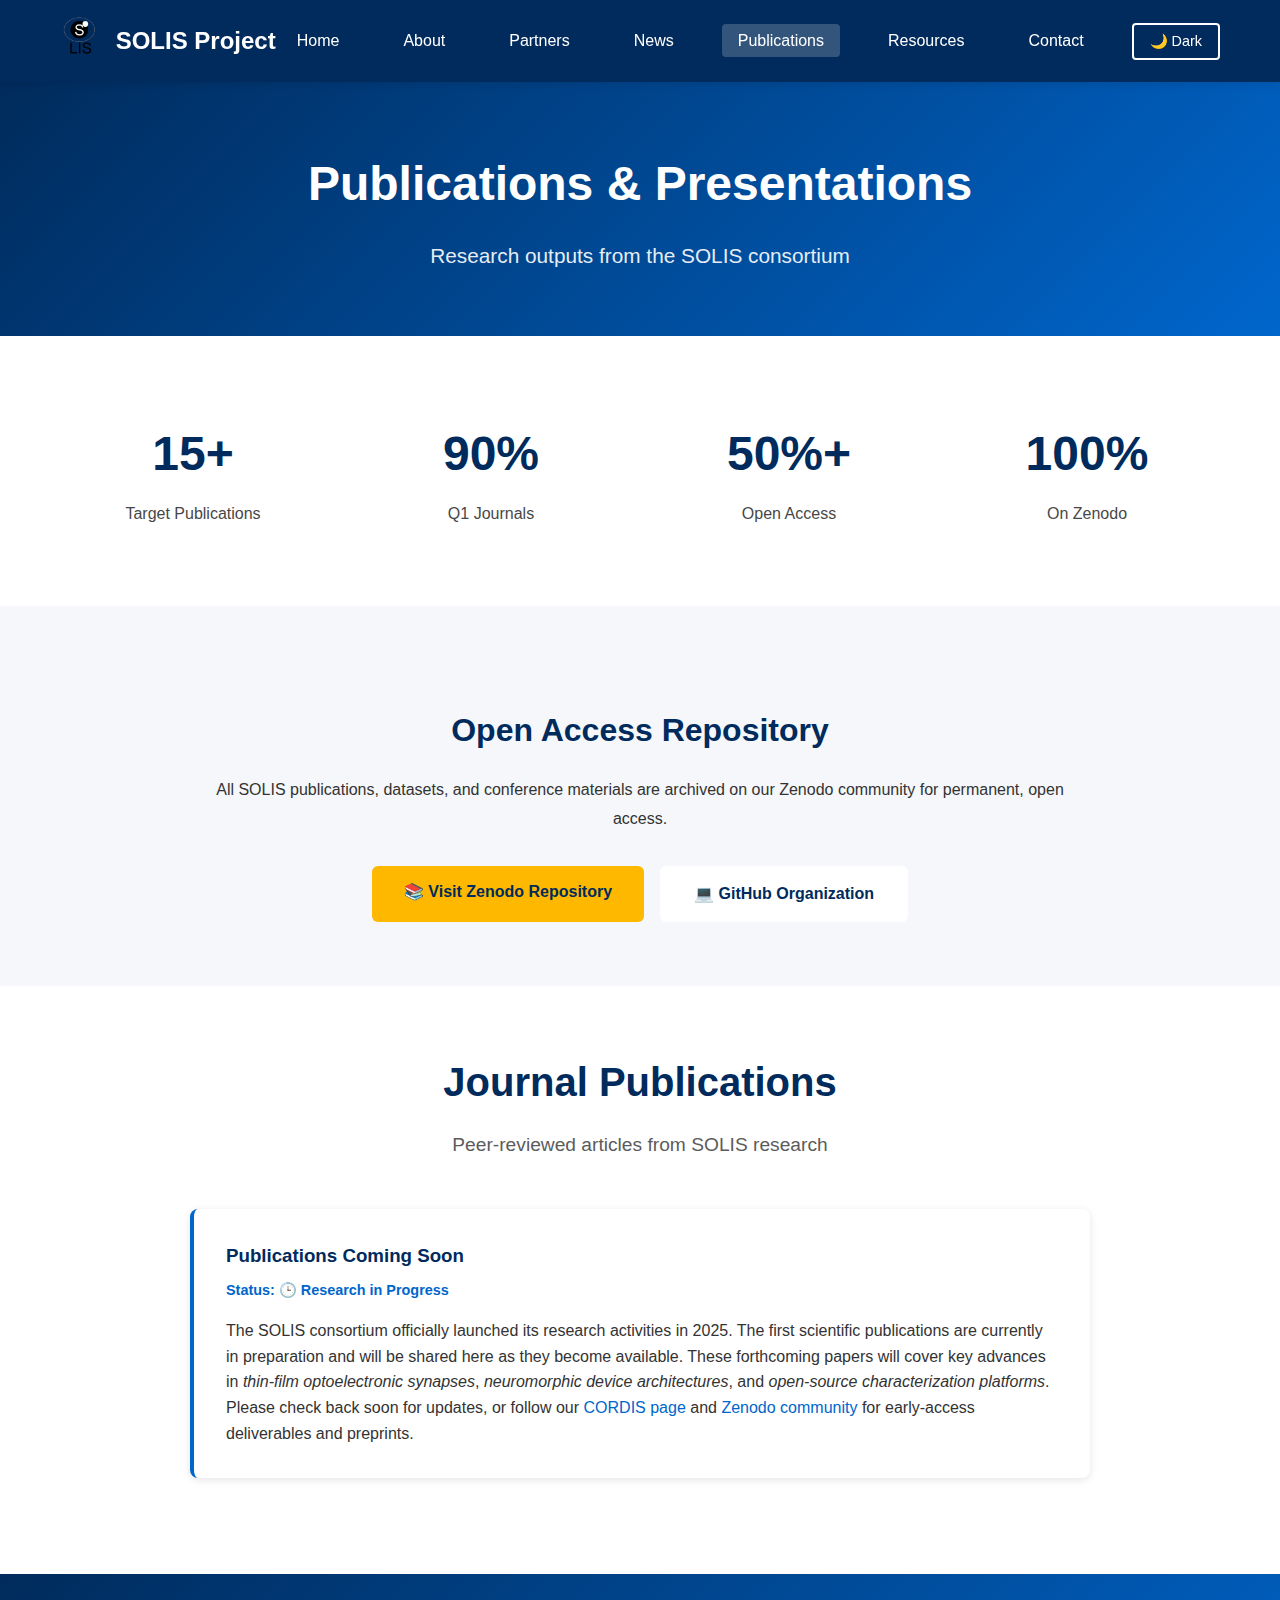
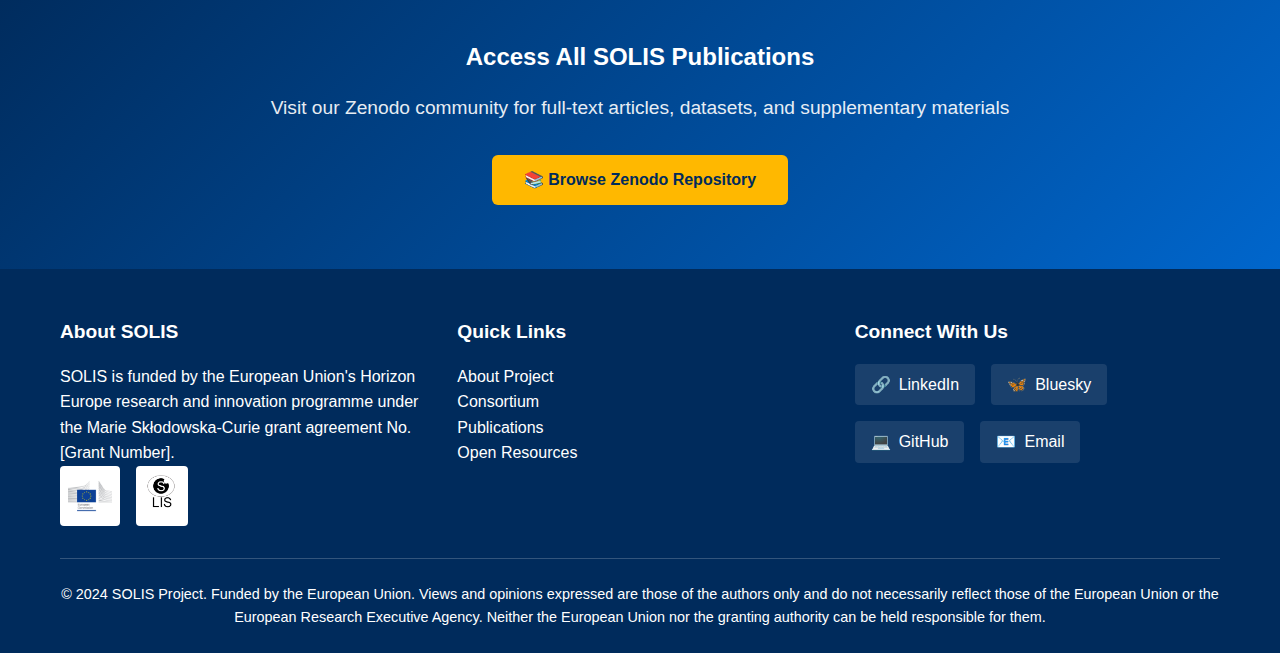
<file: publications.html>
<!DOCTYPE html>
<html lang="en">
<head>
  <meta charset="UTF-8">
  <meta name="viewport" content="width=device-width, initial-scale=1.0">
  <meta name="description" content="Publications, papers, and conference presentations from the SOLIS project on artificial visual synapses and thin-film neuromorphic computing.">
  <title>Publications - SOLIS Project</title>
  <link rel="stylesheet" href="assets/css/style.css">
</head>
<body>
  
  <!-- Header -->
  <header>
    <div class="container">
      <div class="header-content">
        <div class="logo-section">
          <img src="assets/img/logo.png" alt="SOLIS Project Logo">
          <span class="site-title">SOLIS Project</span>
        </div>
        <button class="menu-toggle" aria-label="Toggle navigation menu" aria-expanded="false">☰</button>
        <nav>
          <ul>
            <li><a href="index.html">Home</a></li>
            <li><a href="about.html">About</a></li>
            <li><a href="partners.html">Partners</a></li>
            <li><a href="news.html">News</a></li>
            <li><a href="publications.html">Publications</a></li>
            <li><a href="resources.html">Resources</a></li>
            <li><a href="contact.html">Contact</a></li>
            <li><button class="theme-toggle" aria-label="Toggle dark mode">🌙 Dark</button></li>
          </ul>
        </nav>
      </div>
    </div>
  </header>

  <!-- Page Header -->
  <section style="background: linear-gradient(135deg, var(--primary-color), var(--secondary-color)); padding: 4rem 0; color: white; text-align: center;">
    <div class="container">
      <h1 style="font-size: 3rem; margin-bottom: 1rem;">Publications & Presentations</h1>
      <p style="font-size: 1.3rem; opacity: 0.9;">Research outputs from the SOLIS consortium</p>
    </div>
  </section>

  <!-- Publication Statistics -->
  <section>
    <div class="container">
      <div class="facts-grid" style="text-align: center;">
        <div class="fact-item">
          <span class="fact-number" style="color: var(--primary-color);">15+</span>
          <span class="fact-label" style="color: var(--text-color);">Target Publications</span>
        </div>
        <div class="fact-item">
          <span class="fact-number" style="color: var(--primary-color);">90%</span>
          <span class="fact-label" style="color: var(--text-color);">Q1 Journals</span>
        </div>
        <div class="fact-item">
          <span class="fact-number" style="color: var(--primary-color);">50%+</span>
          <span class="fact-label" style="color: var(--text-color);">Open Access</span>
        </div>
        <div class="fact-item">
          <span class="fact-number" style="color: var(--primary-color);">100%</span>
          <span class="fact-label" style="color: var(--text-color);">On Zenodo</span>
        </div>
      </div>
    </div>
  </section>

  <!-- Repository Links -->
  <section style="background-color: var(--light-bg);">
    <div class="container">
      <div class="content-section" style="text-align: center;">
        <h2 style="color: var(--primary-color);">Open Access Repository</h2>
        <p>
          All SOLIS publications, datasets, and conference materials are archived on our Zenodo community for permanent, open access.
        </p>
        <div class="btn-group" style="margin-top: 2rem;">
          <a href="https://zenodo.org/communities/solis-project" target="_blank" rel="noopener" class="btn btn-primary">
            📚 Visit Zenodo Repository
          </a>
          <a href="https://github.com/SOLIS-project" target="_blank" rel="noopener" class="btn btn-secondary">
            💻 GitHub Organization
          </a>
        </div>
      </div>
    </div>
  </section>

  <!-- Journal Publications -->
  <section>
    <div class="container">
      <h2 class="section-title">Journal Publications</h2>
      <p class="section-subtitle">Peer-reviewed articles from SOLIS research</p>
      
      <div class="content-list">
  
        <article class="list-item">
          <h3>Publications Coming Soon</h3>
          <p class="item-meta">
            <strong>Status:</strong> 🕒 Research in Progress
          </p>
          <p>
            The SOLIS consortium officially launched its research activities in 2025.  
            The first scientific publications are currently in preparation and will be shared here as they become available.  
            These forthcoming papers will cover key advances in <em>thin-film optoelectronic synapses</em>,  
            <em>neuromorphic device architectures</em>, and <em>open-source characterization platforms</em>.
          </p>
          <p>
            Please check back soon for updates, or follow our <a href="https://cordis.europa.eu/project/id/YOUR_PROJECT_ID" target="_blank" rel="noopener">CORDIS page</a>  
            and <a href="https://zenodo.org/communities/solis-project/" target="_blank" rel="noopener">Zenodo community</a> for early-access deliverables and preprints.
          </p>
        </article>
  
      </div>
    </div>
  </section>


  <!-- Call to Action -->
  <section style="background: linear-gradient(135deg, var(--primary-color), var(--secondary-color)); color: white; text-align: center;">
    <div class="container">
      <h2 style="color: white; margin-bottom: 1rem;">Access All SOLIS Publications</h2>
      <p style="font-size: 1.2rem; opacity: 0.9; margin-bottom: 2rem;">
        Visit our Zenodo community for full-text articles, datasets, and supplementary materials
      </p>
      <a href="https://zenodo.org/communities/solis-project" target="_blank" rel="noopener" class="btn btn-primary">
        📚 Browse Zenodo Repository
      </a>
    </div>
  </section>

  <!-- Footer -->
  <footer>
    <div class="container">
      <div class="footer-content">
        
        <div class="footer-section">
          <h4>About SOLIS</h4>
          <p>
            SOLIS is funded by the European Union's Horizon Europe research and innovation programme under the Marie Skłodowska-Curie grant agreement No. [Grant Number].
          </p>
          <div class="footer-logos">
            <img src="assets/img/logo1.png" alt="European Union Flag">
            <img src="assets/img/logo.png" alt="SOLIS Logo">
          </div>
        </div>

        <div class="footer-section">
          <h4>Quick Links</h4>
          <ul style="list-style: none;">
            <li><a href="about.html" style="color: white;">About Project</a></li>
            <li><a href="partners.html" style="color: white;">Consortium</a></li>
            <li><a href="publications.html" style="color: white;">Publications</a></li>
            <li><a href="resources.html" style="color: white;">Open Resources</a></li>
          </ul>
        </div>

        <div class="footer-section">
          <h4>Connect With Us</h4>
          <div class="social-links">
            <a href="https://www.linkedin.com/company/project-solis/" target="_blank" rel="noopener">
              <span>🔗</span> LinkedIn
            </a>
            <a href="https://bsky.app/profile/project-solis.bsky.social" target="_blank" rel="noopener">
              <span>🦋</span> Bluesky
            </a>
            <a href="https://github.com/SOLIS-project" target="_blank" rel="noopener">
              <span>💻</span> GitHub
            </a>
            <a href="mailto:zacharie.jehl@upc.edu">
              <span>📧</span> Email
            </a>
          </div>
        </div>

      </div>

      <div class="footer-bottom">
        <p>&copy; 2024 SOLIS Project. Funded by the European Union. Views and opinions expressed are those of the authors only and do not necessarily reflect those of the European Union or the European Research Executive Agency. Neither the European Union nor the granting authority can be held responsible for them.</p>
      </div>
    </div>
  </footer>

  <script src="assets/js/main.js"></script>
</body>
</html>
</file>
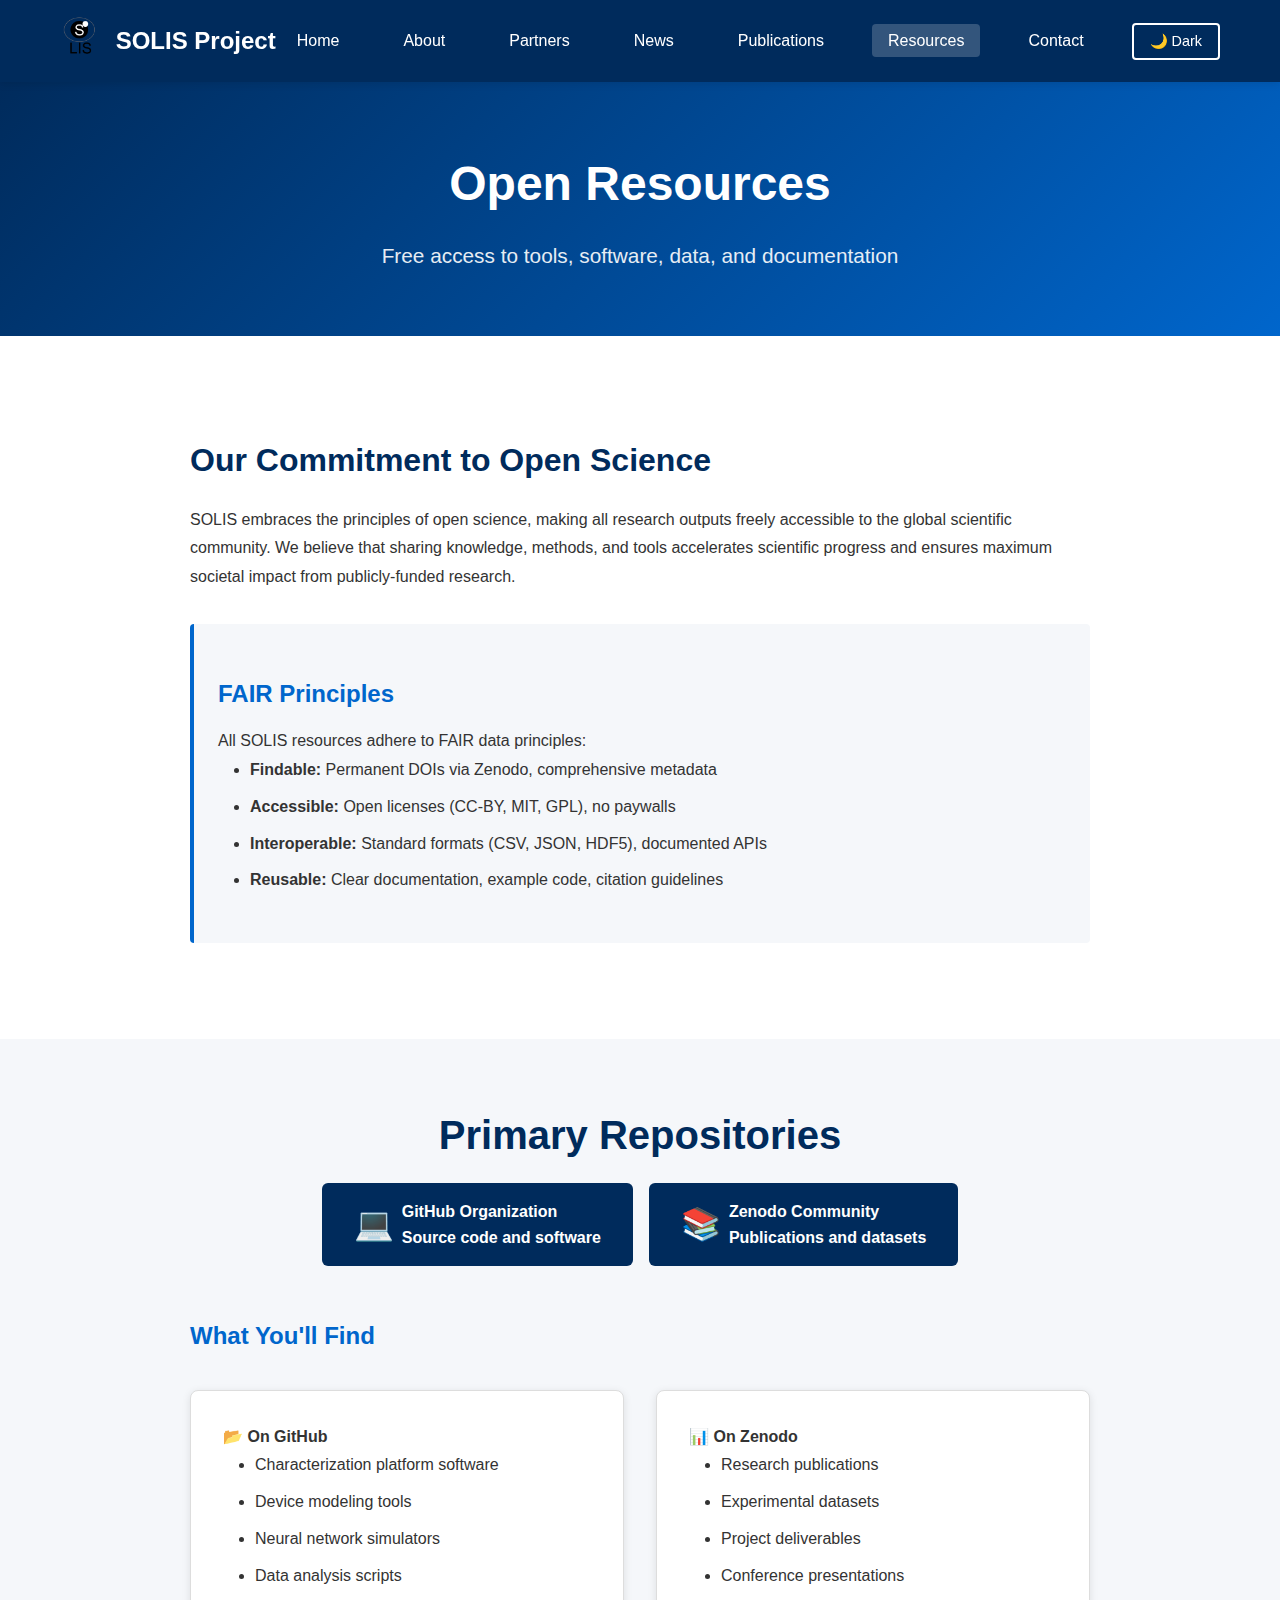
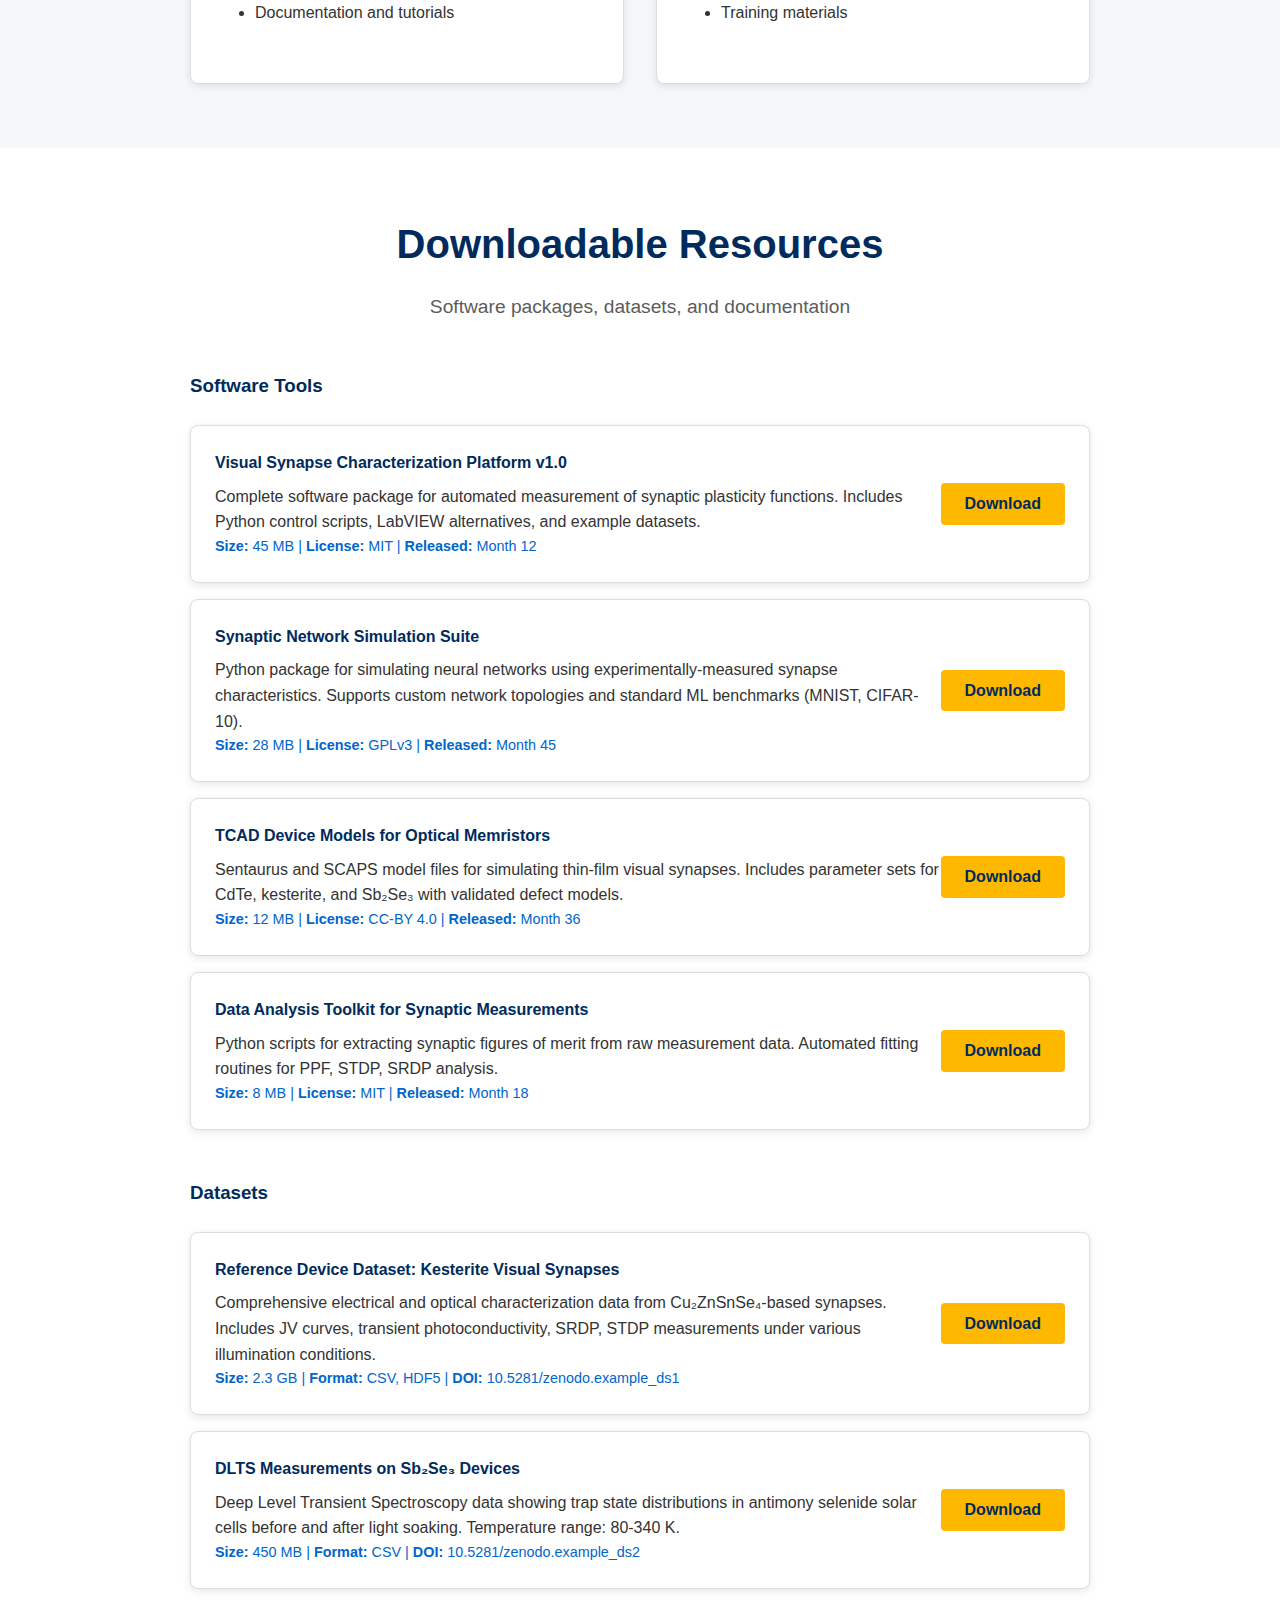
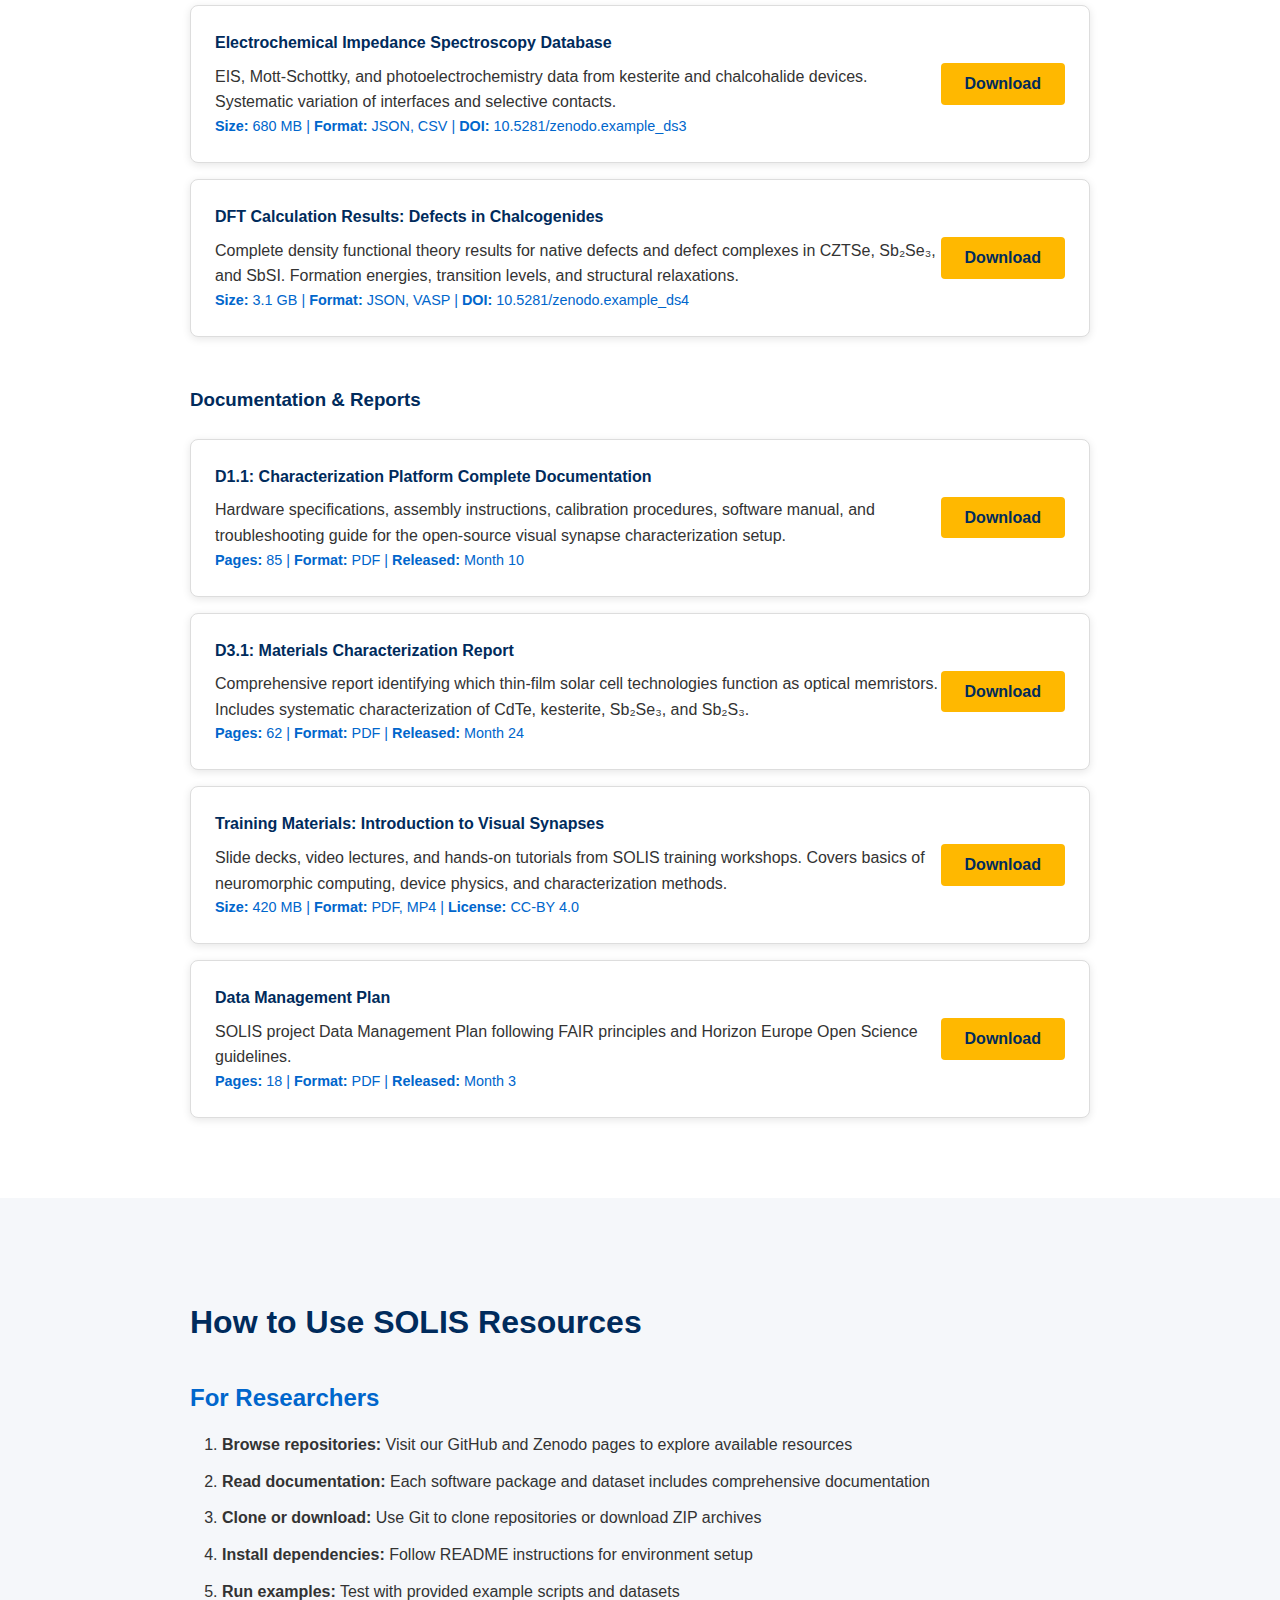
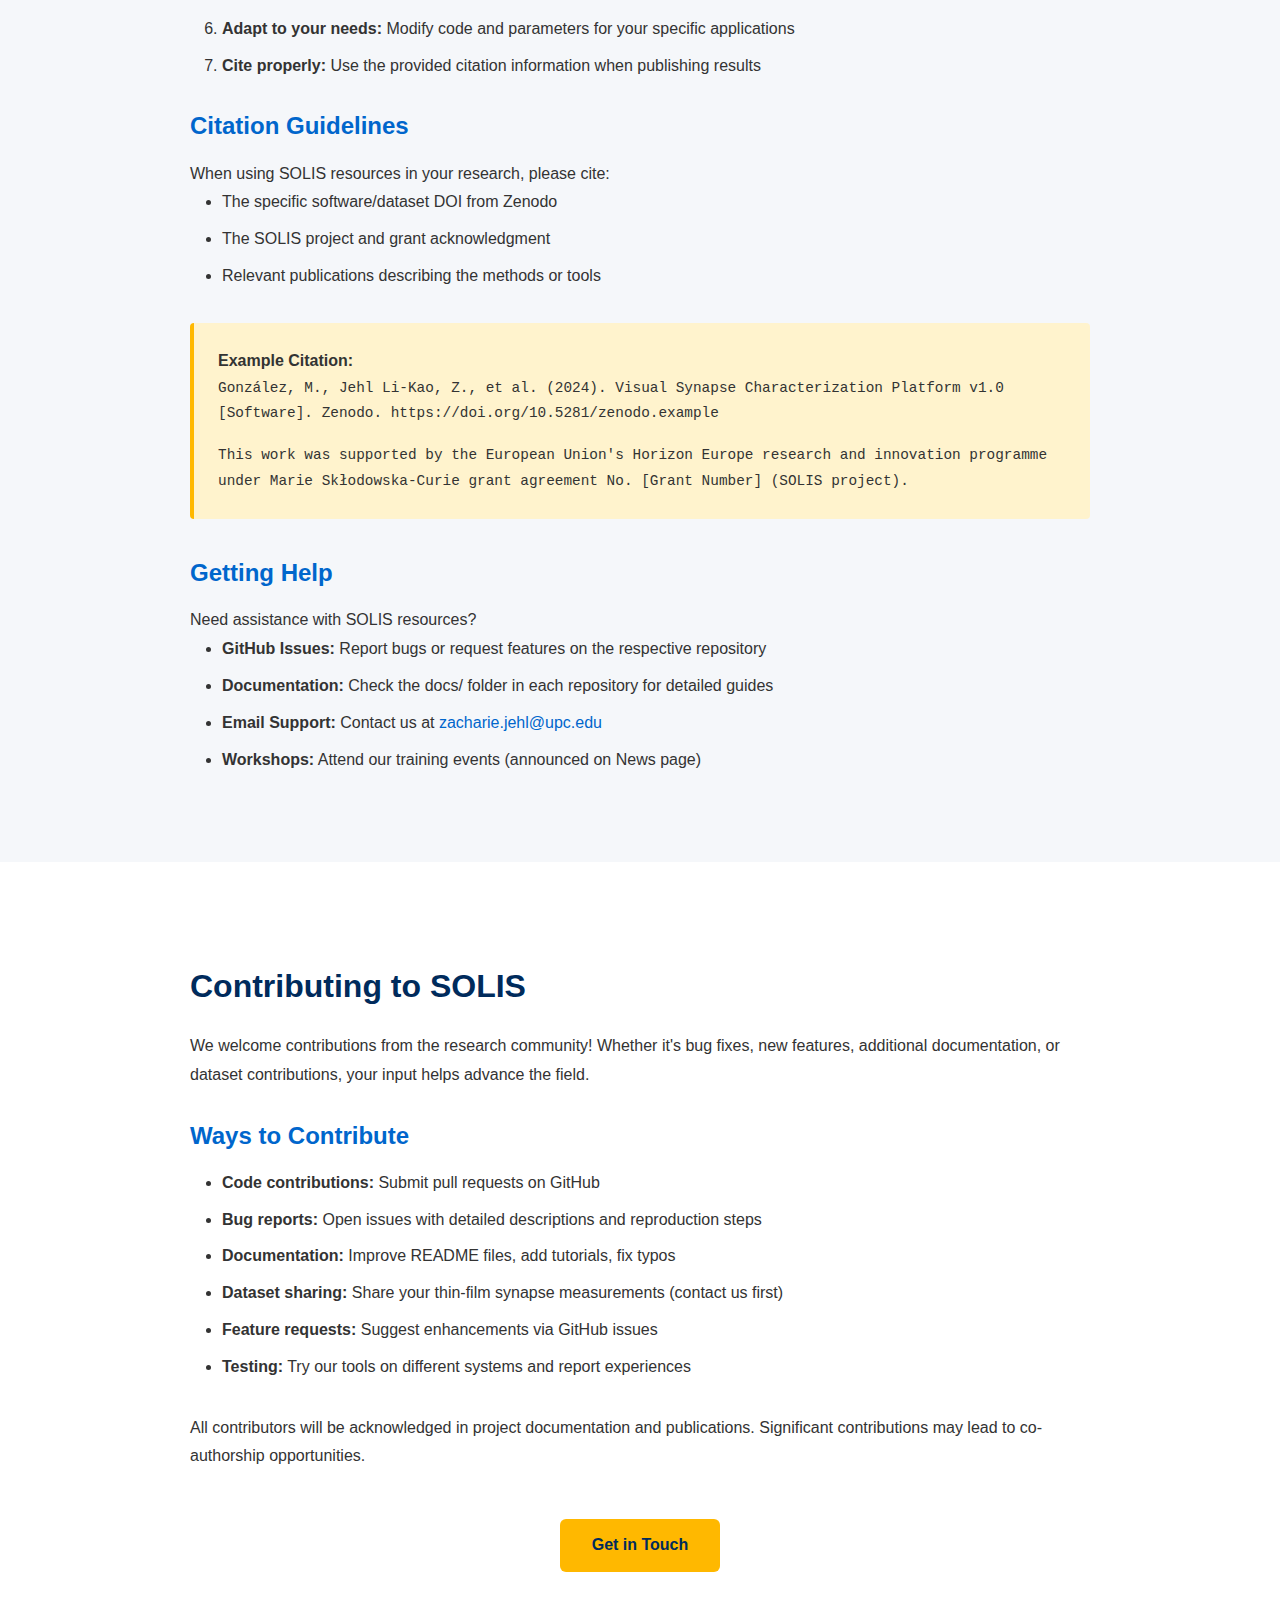
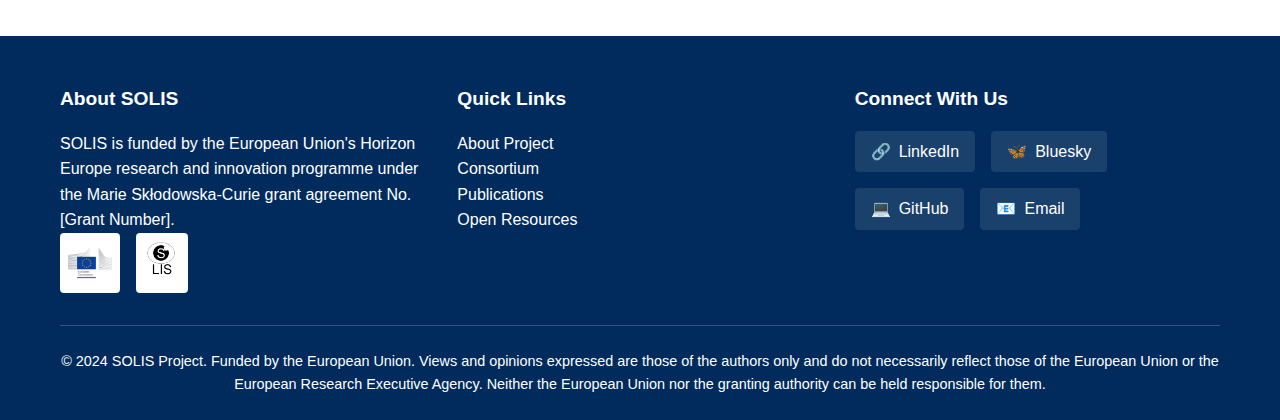
<file: resources.html>
<!DOCTYPE html>
<html lang="en">
<head>
  <meta charset="UTF-8">
  <meta name="viewport" content="width=device-width, initial-scale=1.0">
  <meta name="description" content="Open-source tools, software, datasets, and documentation from the SOLIS project. Free access to characterization platforms and simulation software.">
  <title>Resources - SOLIS Project</title>
  <link rel="stylesheet" href="assets/css/style.css">
</head>
<body>
  
  <!-- Header -->
  <header>
    <div class="container">
      <div class="header-content">
        <div class="logo-section">
          <img src="assets/img/logo.png" alt="SOLIS Project Logo">
          <span class="site-title">SOLIS Project</span>
        </div>
        <button class="menu-toggle" aria-label="Toggle navigation menu" aria-expanded="false">☰</button>
        <nav>
          <ul>
            <li><a href="index.html">Home</a></li>
            <li><a href="about.html">About</a></li>
            <li><a href="partners.html">Partners</a></li>
            <li><a href="news.html">News</a></li>
            <li><a href="publications.html">Publications</a></li>
            <li><a href="resources.html">Resources</a></li>
            <li><a href="contact.html">Contact</a></li>
            <li><button class="theme-toggle" aria-label="Toggle dark mode">🌙 Dark</button></li>
          </ul>
        </nav>
      </div>
    </div>
  </header>

  <!-- Page Header -->
  <section style="background: linear-gradient(135deg, var(--primary-color), var(--secondary-color)); padding: 4rem 0; color: white; text-align: center;">
    <div class="container">
      <h1 style="font-size: 3rem; margin-bottom: 1rem;">Open Resources</h1>
      <p style="font-size: 1.3rem; opacity: 0.9;">Free access to tools, software, data, and documentation</p>
    </div>
  </section>

  <!-- Open Science Statement -->
  <section>
    <div class="container">
      <div class="content-section">
        <h2>Our Commitment to Open Science</h2>
        <p>
          SOLIS embraces the principles of open science, making all research outputs freely accessible to the global scientific community. We believe that sharing knowledge, methods, and tools accelerates scientific progress and ensures maximum societal impact from publicly-funded research.
        </p>
        
        <div class="highlight-box">
          <h3>FAIR Principles</h3>
          <p>All SOLIS resources adhere to FAIR data principles:</p>
          <ul style="margin-left: 2rem;">
            <li><strong>Findable:</strong> Permanent DOIs via Zenodo, comprehensive metadata</li>
            <li><strong>Accessible:</strong> Open licenses (CC-BY, MIT, GPL), no paywalls</li>
            <li><strong>Interoperable:</strong> Standard formats (CSV, JSON, HDF5), documented APIs</li>
            <li><strong>Reusable:</strong> Clear documentation, example code, citation guidelines</li>
          </ul>
        </div>
      </div>
    </div>
  </section>

  <!-- Repository Links -->
  <section style="background-color: var(--light-bg);">
    <div class="container">
      <h2 class="section-title">Primary Repositories</h2>
      
      <div class="resource-buttons">
        <a href="https://github.com/SOLIS-project" target="_blank" rel="noopener" class="resource-btn">
          <span style="font-size: 2rem;">💻</span>
          <div>
            <strong>GitHub Organization</strong><br>
            Source code and software
          </div>
        </a>
        
        <a href="https://zenodo.org/communities/solis-project" target="_blank" rel="noopener" class="resource-btn">
          <span style="font-size: 2rem;">📚</span>
          <div>
            <strong>Zenodo Community</strong><br>
            Publications and datasets
          </div>
        </a>
      </div>

      <div class="content-section" style="margin-top: 3rem;">
        <h3>What You'll Find</h3>
        <div class="cards-grid">
          <div class="card">
            <h4>📂 On GitHub</h4>
            <ul>
              <li>Characterization platform software</li>
              <li>Device modeling tools</li>
              <li>Neural network simulators</li>
              <li>Data analysis scripts</li>
              <li>Documentation and tutorials</li>
            </ul>
          </div>
          
          <div class="card">
            <h4>📊 On Zenodo</h4>
            <ul>
              <li>Research publications</li>
              <li>Experimental datasets</li>
              <li>Project deliverables</li>
              <li>Conference presentations</li>
              <li>Training materials</li>
            </ul>
          </div>
        </div>
      </div>
    </div>
  </section>

  <!-- Downloadable Resources -->
  <section>
    <div class="container">
      <h2 class="section-title">Downloadable Resources</h2>
      <p class="section-subtitle">Software packages, datasets, and documentation</p>
      
      <div class="resources-section">
        
        <h3 style="color: var(--primary-color); margin-bottom: 1.5rem;">Software Tools</h3>
        
        <ul class="downloads-list">
          <li class="download-item">
            <div class="download-info">
              <h4>Visual Synapse Characterization Platform v1.0</h4>
              <p>Complete software package for automated measurement of synaptic plasticity functions. Includes Python control scripts, LabVIEW alternatives, and example datasets.</p>
              <p style="font-size: 0.9rem; color: var(--secondary-color);">
                <strong>Size:</strong> 45 MB | <strong>License:</strong> MIT | <strong>Released:</strong> Month 12
              </p>
            </div>
            <a href="https://github.com/SOLIS-project/characterization-platform/releases/latest" target="_blank" rel="noopener" class="download-btn">
              Download
            </a>
          </li>

          <li class="download-item">
            <div class="download-info">
              <h4>Synaptic Network Simulation Suite</h4>
              <p>Python package for simulating neural networks using experimentally-measured synapse characteristics. Supports custom network topologies and standard ML benchmarks (MNIST, CIFAR-10).</p>
              <p style="font-size: 0.9rem; color: var(--secondary-color);">
                <strong>Size:</strong> 28 MB | <strong>License:</strong> GPLv3 | <strong>Released:</strong> Month 45
              </p>
            </div>
            <a href="https://github.com/SOLIS-project/synapse-network-simulator" target="_blank" rel="noopener" class="download-btn">
              Download
            </a>
          </li>

          <li class="download-item">
            <div class="download-info">
              <h4>TCAD Device Models for Optical Memristors</h4>
              <p>Sentaurus and SCAPS model files for simulating thin-film visual synapses. Includes parameter sets for CdTe, kesterite, and Sb₂Se₃ with validated defect models.</p>
              <p style="font-size: 0.9rem; color: var(--secondary-color);">
                <strong>Size:</strong> 12 MB | <strong>License:</strong> CC-BY 4.0 | <strong>Released:</strong> Month 36
              </p>
            </div>
            <a href="https://zenodo.org/record/example_tcad" target="_blank" rel="noopener" class="download-btn">
              Download
            </a>
          </li>

          <li class="download-item">
            <div class="download-info">
              <h4>Data Analysis Toolkit for Synaptic Measurements</h4>
              <p>Python scripts for extracting synaptic figures of merit from raw measurement data. Automated fitting routines for PPF, STDP, SRDP analysis.</p>
              <p style="font-size: 0.9rem; color: var(--secondary-color);">
                <strong>Size:</strong> 8 MB | <strong>License:</strong> MIT | <strong>Released:</strong> Month 18
              </p>
            </div>
            <a href="https://github.com/SOLIS-project/analysis-toolkit" target="_blank" rel="noopener" class="download-btn">
              Download
            </a>
          </li>
        </ul>

        <h3 style="color: var(--primary-color); margin: 3rem 0 1.5rem;">Datasets</h3>
        
        <ul class="downloads-list">
          <li class="download-item">
            <div class="download-info">
              <h4>Reference Device Dataset: Kesterite Visual Synapses</h4>
              <p>Comprehensive electrical and optical characterization data from Cu₂ZnSnSe₄-based synapses. Includes JV curves, transient photoconductivity, SRDP, STDP measurements under various illumination conditions.</p>
              <p style="font-size: 0.9rem; color: var(--secondary-color);">
                <strong>Size:</strong> 2.3 GB | <strong>Format:</strong> CSV, HDF5 | <strong>DOI:</strong> 10.5281/zenodo.example_ds1
              </p>
            </div>
            <a href="https://zenodo.org/record/example_ds1" target="_blank" rel="noopener" class="download-btn">
              Download
            </a>
          </li>

          <li class="download-item">
            <div class="download-info">
              <h4>DLTS Measurements on Sb₂Se₃ Devices</h4>
              <p>Deep Level Transient Spectroscopy data showing trap state distributions in antimony selenide solar cells before and after light soaking. Temperature range: 80-340 K.</p>
              <p style="font-size: 0.9rem; color: var(--secondary-color);">
                <strong>Size:</strong> 450 MB | <strong>Format:</strong> CSV | <strong>DOI:</strong> 10.5281/zenodo.example_ds2
              </p>
            </div>
            <a href="https://zenodo.org/record/example_ds2" target="_blank" rel="noopener" class="download-btn">
              Download
            </a>
          </li>

          <li class="download-item">
            <div class="download-info">
              <h4>Electrochemical Impedance Spectroscopy Database</h4>
              <p>EIS, Mott-Schottky, and photoelectrochemistry data from kesterite and chalcohalide devices. Systematic variation of interfaces and selective contacts.</p>
              <p style="font-size: 0.9rem; color: var(--secondary-color);">
                <strong>Size:</strong> 680 MB | <strong>Format:</strong> JSON, CSV | <strong>DOI:</strong> 10.5281/zenodo.example_ds3
              </p>
            </div>
            <a href="https://zenodo.org/record/example_ds3" target="_blank" rel="noopener" class="download-btn">
              Download
            </a>
          </li>

          <li class="download-item">
            <div class="download-info">
              <h4>DFT Calculation Results: Defects in Chalcogenides</h4>
              <p>Complete density functional theory results for native defects and defect complexes in CZTSe, Sb₂Se₃, and SbSI. Formation energies, transition levels, and structural relaxations.</p>
              <p style="font-size: 0.9rem; color: var(--secondary-color);">
                <strong>Size:</strong> 3.1 GB | <strong>Format:</strong> JSON, VASP | <strong>DOI:</strong> 10.5281/zenodo.example_ds4
              </p>
            </div>
            <a href="https://zenodo.org/record/example_ds4" target="_blank" rel="noopener" class="download-btn">
              Download
            </a>
          </li>
        </ul>

        <h3 style="color: var(--primary-color); margin: 3rem 0 1.5rem;">Documentation & Reports</h3>
        
        <ul class="downloads-list">
          <li class="download-item">
            <div class="download-info">
              <h4>D1.1: Characterization Platform Complete Documentation</h4>
              <p>Hardware specifications, assembly instructions, calibration procedures, software manual, and troubleshooting guide for the open-source visual synapse characterization setup.</p>
              <p style="font-size: 0.9rem; color: var(--secondary-color);">
                <strong>Pages:</strong> 85 | <strong>Format:</strong> PDF | <strong>Released:</strong> Month 10
              </p>
            </div>
            <a href="https://zenodo.org/record/example_d11" target="_blank" rel="noopener" class="download-btn">
              Download
            </a>
          </li>

          <li class="download-item">
            <div class="download-info">
              <h4>D3.1: Materials Characterization Report</h4>
              <p>Comprehensive report identifying which thin-film solar cell technologies function as optical memristors. Includes systematic characterization of CdTe, kesterite, Sb₂Se₃, and Sb₂S₃.</p>
              <p style="font-size: 0.9rem; color: var(--secondary-color);">
                <strong>Pages:</strong> 62 | <strong>Format:</strong> PDF | <strong>Released:</strong> Month 24
              </p>
            </div>
            <a href="https://zenodo.org/record/example_d31" target="_blank" rel="noopener" class="download-btn">
              Download
            </a>
          </li>

          <li class="download-item">
            <div class="download-info">
              <h4>Training Materials: Introduction to Visual Synapses</h4>
              <p>Slide decks, video lectures, and hands-on tutorials from SOLIS training workshops. Covers basics of neuromorphic computing, device physics, and characterization methods.</p>
              <p style="font-size: 0.9rem; color: var(--secondary-color);">
                <strong>Size:</strong> 420 MB | <strong>Format:</strong> PDF, MP4 | <strong>License:</strong> CC-BY 4.0
              </p>
            </div>
            <a href="https://zenodo.org/record/example_training" target="_blank" rel="noopener" class="download-btn">
              Download
            </a>
          </li>

          <li class="download-item">
            <div class="download-info">
              <h4>Data Management Plan</h4>
              <p>SOLIS project Data Management Plan following FAIR principles and Horizon Europe Open Science guidelines.</p>
              <p style="font-size: 0.9rem; color: var(--secondary-color);">
                <strong>Pages:</strong> 18 | <strong>Format:</strong> PDF | <strong>Released:</strong> Month 3
              </p>
            </div>
            <a href="https://zenodo.org/record/example_dmp" target="_blank" rel="noopener" class="download-btn">
              Download
            </a>
          </li>
        </ul>

      </div>
    </div>
  </section>

  <!-- Usage Guidelines -->
  <section style="background-color: var(--light-bg);">
    <div class="container">
      <div class="content-section">
        <h2>How to Use SOLIS Resources</h2>
        
        <h3>For Researchers</h3>
        <ol style="margin-left: 2rem;">
          <li><strong>Browse repositories:</strong> Visit our GitHub and Zenodo pages to explore available resources</li>
          <li><strong>Read documentation:</strong> Each software package and dataset includes comprehensive documentation</li>
          <li><strong>Clone or download:</strong> Use Git to clone repositories or download ZIP archives</li>
          <li><strong>Install dependencies:</strong> Follow README instructions for environment setup</li>
          <li><strong>Run examples:</strong> Test with provided example scripts and datasets</li>
          <li><strong>Adapt to your needs:</strong> Modify code and parameters for your specific applications</li>
          <li><strong>Cite properly:</strong> Use the provided citation information when publishing results</li>
        </ol>

        <h3>Citation Guidelines</h3>
        <p>When using SOLIS resources in your research, please cite:</p>
        <ul style="margin-left: 2rem;">
          <li>The specific software/dataset DOI from Zenodo</li>
          <li>The SOLIS project and grant acknowledgment</li>
          <li>Relevant publications describing the methods or tools</li>
        </ul>

        <div class="highlight-box" style="background-color: #fff3cd; border-left-color: #ffb800;">
          <h4>Example Citation:</h4>
          <p style="font-family: monospace; font-size: 0.9rem;">
            González, M., Jehl Li-Kao, Z., et al. (2024). Visual Synapse Characterization Platform v1.0 [Software]. Zenodo. https://doi.org/10.5281/zenodo.example
          </p>
          <p style="font-family: monospace; font-size: 0.9rem; margin-top: 1rem;">
            This work was supported by the European Union's Horizon Europe research and innovation programme under Marie Skłodowska-Curie grant agreement No. [Grant Number] (SOLIS project).
          </p>
        </div>

        <h3>Getting Help</h3>
        <p>Need assistance with SOLIS resources?</p>
        <ul style="margin-left: 2rem;">
          <li><strong>GitHub Issues:</strong> Report bugs or request features on the respective repository</li>
          <li><strong>Documentation:</strong> Check the docs/ folder in each repository for detailed guides</li>
          <li><strong>Email Support:</strong> Contact us at <a href="mailto:zacharie.jehl@upc.edu">zacharie.jehl@upc.edu</a></li>
          <li><strong>Workshops:</strong> Attend our training events (announced on News page)</li>
        </ul>
      </div>
    </div>
  </section>

  <!-- Contributing Section -->
  <section>
    <div class="container">
      <div class="content-section">
        <h2>Contributing to SOLIS</h2>
        <p>
          We welcome contributions from the research community! Whether it's bug fixes, new features, additional documentation, or dataset contributions, your input helps advance the field.
        </p>
        
        <h3>Ways to Contribute</h3>
        <ul style="margin-left: 2rem;">
          <li><strong>Code contributions:</strong> Submit pull requests on GitHub</li>
          <li><strong>Bug reports:</strong> Open issues with detailed descriptions and reproduction steps</li>
          <li><strong>Documentation:</strong> Improve README files, add tutorials, fix typos</li>
          <li><strong>Dataset sharing:</strong> Share your thin-film synapse measurements (contact us first)</li>
          <li><strong>Feature requests:</strong> Suggest enhancements via GitHub issues</li>
          <li><strong>Testing:</strong> Try our tools on different systems and report experiences</li>
        </ul>

        <p style="margin-top: 2rem;">
          All contributors will be acknowledged in project documentation and publications. Significant contributions may lead to co-authorship opportunities.
        </p>

        <div style="text-align: center; margin-top: 3rem;">
          <a href="contact.html" class="btn btn-primary">Get in Touch</a>
        </div>
      </div>
    </div>
  </section>

  <!-- Footer -->
  <footer>
    <div class="container">
      <div class="footer-content">
        
        <div class="footer-section">
          <h4>About SOLIS</h4>
          <p>
            SOLIS is funded by the European Union's Horizon Europe research and innovation programme under the Marie Skłodowska-Curie grant agreement No. [Grant Number].
          </p>
          <div class="footer-logos">
            <img src="assets/img/logo1.png" alt="European Union Flag">
            <img src="assets/img/logo.png" alt="SOLIS Logo">
          </div>
        </div>

        <div class="footer-section">
          <h4>Quick Links</h4>
          <ul style="list-style: none;">
            <li><a href="about.html" style="color: white;">About Project</a></li>
            <li><a href="partners.html" style="color: white;">Consortium</a></li>
            <li><a href="publications.html" style="color: white;">Publications</a></li>
            <li><a href="resources.html" style="color: white;">Open Resources</a></li>
          </ul>
        </div>

        <div class="footer-section">
          <h4>Connect With Us</h4>
          <div class="social-links">
            <a href="https://www.linkedin.com/company/project-solis/" target="_blank" rel="noopener">
              <span>🔗</span> LinkedIn
            </a>
            <a href="https://bsky.app/profile/project-solis.bsky.social" target="_blank" rel="noopener">
              <span>🦋</span> Bluesky
            </a>
            <a href="https://github.com/SOLIS-project" target="_blank" rel="noopener">
              <span>💻</span> GitHub
            </a>
            <a href="mailto:zacharie.jehl@upc.edu">
              <span>📧</span> Email
            </a>
          </div>
        </div>

      </div>

      <div class="footer-bottom">
        <p>&copy; 2024 SOLIS Project. Funded by the European Union. Views and opinions expressed are those of the authors only and do not necessarily reflect those of the European Union or the European Research Executive Agency. Neither the European Union nor the granting authority can be held responsible for them.</p>
      </div>
    </div>
  </footer>

  <script src="assets/js/main.js"></script>
</body>
</html>
</file>
<file: assets/css/style.css>
/* ===========================
   SOLIS Project Website Styles
   =========================== */

/* CSS Variables for easy theming */
:root {
  --primary-color: #002b5c;
  --secondary-color: #0066cc;
  --accent-color: #ffb800;
  --text-color: #333;
  --bg-color: #ffffff;
  --light-bg: #f5f7fa;
  --border-color: #ddd;
  --shadow: 0 2px 8px rgba(0, 0, 0, 0.1);
  --transition: all 0.3s ease;
}

[data-theme="dark"] {
  --primary-color: #1a4d8f;
  --secondary-color: #4d94ff;
  --accent-color: #ffd24d;
  --text-color: #e0e0e0;
  --bg-color: #1a1a1a;
  --light-bg: #2a2a2a;
  --border-color: #444;
  --shadow: 0 2px 8px rgba(0, 0, 0, 0.3);
}

/* Reset & Base Styles */
* {
  margin: 0;
  padding: 0;
  box-sizing: border-box;
}

html {
  scroll-behavior: smooth;
}

body {
  font-family: -apple-system, BlinkMacSystemFont, "Segoe UI", Arial, Helvetica, sans-serif;
  line-height: 1.6;
  color: var(--text-color);
  background-color: var(--bg-color);
  transition: var(--transition);
}

img {
  max-width: 100%;
  height: auto;
  display: block;
}

a {
  color: var(--secondary-color);
  text-decoration: none;
  transition: var(--transition);
}

a:hover {
  color: var(--primary-color);
}

/* Container */
.container {
  max-width: 1200px;
  margin: 0 auto;
  padding: 0 20px;
}

/* Header & Navigation */
header {
  background-color: var(--primary-color);
  color: white;
  padding: 1rem 0;
  position: sticky;
  top: 0;
  z-index: 1000;
  box-shadow: var(--shadow);
}

.header-content {
  display: flex;
  justify-content: space-between;
  align-items: center;
  flex-wrap: wrap;
}

.logo-section {
  display: flex;
  align-items: center;
  gap: 15px;
}

.logo-section img {
  height: 50px;
  width: auto;
}

.site-title {
  font-size: 1.5rem;
  font-weight: 600;
  color: white;
}

nav ul {
  display: flex;
  list-style: none;
  gap: 2rem;
  align-items: center;
}

nav a {
  color: white;
  font-weight: 500;
  padding: 0.5rem 1rem;
  border-radius: 4px;
  transition: var(--transition);
}

nav a:hover,
nav a.active {
  background-color: rgba(255, 255, 255, 0.2);
}

/* Theme Toggle */
.theme-toggle {
  background: none;
  border: 2px solid white;
  color: white;
  padding: 0.5rem 1rem;
  border-radius: 4px;
  cursor: pointer;
  font-size: 0.9rem;
  transition: var(--transition);
}

.theme-toggle:hover {
  background-color: rgba(255, 255, 255, 0.2);
}

/* Mobile Menu Toggle */
.menu-toggle {
  display: none;
  background: none;
  border: 2px solid white;
  color: white;
  padding: 0.5rem 1rem;
  border-radius: 4px;
  cursor: pointer;
  font-size: 1.2rem;
}

/* Hero Section */
.hero {
  position: relative;
  height: 500px;
  background-size: cover;
  background-position: center;
  display: flex;
  align-items: center;
  justify-content: center;
  text-align: center;
  color: white;
  overflow: hidden;
}

.hero::before {
  content: "";
  position: absolute;
  top: 0;
  left: 0;
  right: 0;
  bottom: 0;
  background: linear-gradient(135deg, rgba(0, 43, 92, 0.85), rgba(0, 102, 204, 0.75));
}

.hero-content {
  position: relative;
  z-index: 1;
  max-width: 800px;
  padding: 2rem;
}

.hero h1 {
  font-size: 3rem;
  margin-bottom: 1rem;
  text-shadow: 2px 2px 4px rgba(0, 0, 0, 0.3);
}

.hero p {
  font-size: 1.3rem;
  margin-bottom: 2rem;
  text-shadow: 1px 1px 2px rgba(0, 0, 0, 0.3);
}

/* Buttons */
.btn {
  display: inline-block;
  padding: 0.75rem 2rem;
  border-radius: 6px;
  font-weight: 600;
  text-align: center;
  cursor: pointer;
  border: none;
  transition: var(--transition);
  text-decoration: none;
}

.btn-primary {
  background-color: var(--accent-color);
  color: var(--primary-color);
}

.btn-primary:hover {
  background-color: #ffcc33;
  transform: translateY(-2px);
  box-shadow: 0 4px 12px rgba(255, 184, 0, 0.3);
}

.btn-secondary {
  background-color: white;
  color: var(--primary-color);
  border: 2px solid white;
}

.btn-secondary:hover {
  background-color: transparent;
  color: white;
}

.btn-group {
  display: flex;
  gap: 1rem;
  justify-content: center;
  flex-wrap: wrap;
}

/* Section Styles */
section {
  padding: 4rem 0;
}

section:nth-child(even) {
  background-color: var(--light-bg);
}

.section-title {
  font-size: 2.5rem;
  color: var(--primary-color);
  margin-bottom: 1rem;
  text-align: center;
}

.section-subtitle {
  font-size: 1.2rem;
  color: var(--text-color);
  text-align: center;
  margin-bottom: 3rem;
  opacity: 0.8;
}

/* Info Cards */
.cards-grid {
  display: grid;
  grid-template-columns: repeat(auto-fit, minmax(300px, 1fr));
  gap: 2rem;
  margin-top: 2rem;
}

.card {
  background-color: var(--bg-color);
  border-radius: 8px;
  padding: 2rem;
  box-shadow: var(--shadow);
  transition: var(--transition);
  border: 1px solid var(--border-color);
}

.card:hover {
  transform: translateY(-5px);
  box-shadow: 0 6px 20px rgba(0, 0, 0, 0.15);
}

.card-icon {
  font-size: 3rem;
  margin-bottom: 1rem;
  color: var(--secondary-color);
}

.card h3 {
  font-size: 1.5rem;
  color: var(--primary-color);
  margin-bottom: 1rem;
}

.card p {
  margin-bottom: 1.5rem;
}

/* Quick Facts Band */
.quick-facts {
  background: linear-gradient(135deg, var(--primary-color), var(--secondary-color));
  color: white;
  padding: 3rem 0;
}

.facts-grid {
  display: grid;
  grid-template-columns: repeat(auto-fit, minmax(200px, 1fr));
  gap: 2rem;
  text-align: center;
}

.fact-item {
  padding: 1rem;
}

.fact-number {
  font-size: 3rem;
  font-weight: bold;
  display: block;
  margin-bottom: 0.5rem;
}

.fact-label {
  font-size: 1rem;
  opacity: 0.9;
}

/* Partners Grid */
.partners-grid {
  display: grid;
  grid-template-columns: repeat(auto-fill, minmax(250px, 1fr));
  gap: 2rem;
  margin-top: 2rem;
}

.partner-card {
  background-color: var(--bg-color);
  border-radius: 8px;
  padding: 2rem;
  text-align: center;
  box-shadow: var(--shadow);
  border: 1px solid var(--border-color);
  transition: var(--transition);
}

.partner-card:hover {
  transform: translateY(-3px);
  box-shadow: 0 6px 20px rgba(0, 0, 0, 0.15);
}

.partner-logo {
  width: 100px;
  height: 100px;
  background-color: var(--light-bg);
  border-radius: 50%;
  margin: 0 auto 1rem;
  display: flex;
  align-items: center;
  justify-content: center;
  font-size: 2rem;
  color: var(--secondary-color);
}

.partner-card h3 {
  color: var(--primary-color);
  margin-bottom: 0.5rem;
}

.partner-country {
  color: var(--secondary-color);
  font-weight: 600;
  margin-bottom: 1rem;
}

/* News & Publications List */
.content-list {
  max-width: 900px;
  margin: 2rem auto;
}

.list-item {
  background-color: var(--bg-color);
  border-radius: 8px;
  padding: 2rem;
  margin-bottom: 2rem;
  box-shadow: var(--shadow);
  border-left: 4px solid var(--secondary-color);
}

.list-item h3 {
  color: var(--primary-color);
  margin-bottom: 0.5rem;
}

.item-meta {
  color: var(--secondary-color);
  font-size: 0.9rem;
  margin-bottom: 1rem;
  font-weight: 600;
}

.list-item img {
  width: 100%;
  border-radius: 6px;
  margin-top: 1rem;
}

/* Resources Section */
.resources-section {
  max-width: 900px;
  margin: 0 auto;
}

.resource-buttons {
  display: flex;
  gap: 1rem;
  justify-content: center;
  flex-wrap: wrap;
  margin-bottom: 3rem;
}

.resource-btn {
  display: flex;
  align-items: center;
  gap: 0.5rem;
  padding: 1rem 2rem;
  background-color: var(--primary-color);
  color: white;
  border-radius: 6px;
  font-weight: 600;
  transition: var(--transition);
}

.resource-btn:hover {
  background-color: var(--secondary-color);
  transform: translateY(-2px);
  box-shadow: 0 4px 12px rgba(0, 102, 204, 0.3);
  color: white;
}

.downloads-list {
  list-style: none;
}

.download-item {
  background-color: var(--bg-color);
  border-radius: 8px;
  padding: 1.5rem;
  margin-bottom: 1rem;
  box-shadow: var(--shadow);
  display: flex;
  justify-content: space-between;
  align-items: center;
  border: 1px solid var(--border-color);
}

.download-info h4 {
  color: var(--primary-color);
  margin-bottom: 0.5rem;
}

.download-btn {
  padding: 0.5rem 1.5rem;
  background-color: var(--accent-color);
  color: var(--primary-color);
  border-radius: 4px;
  font-weight: 600;
  white-space: nowrap;
}

/* Contact Form */
.contact-section {
  max-width: 700px;
  margin: 0 auto;
}

.contact-info {
  text-align: center;
  margin-bottom: 3rem;
}

.contact-info a {
  font-size: 1.2rem;
  font-weight: 600;
}

form {
  background-color: var(--bg-color);
  padding: 2rem;
  border-radius: 8px;
  box-shadow: var(--shadow);
  border: 1px solid var(--border-color);
}

.form-group {
  margin-bottom: 1.5rem;
}

.form-group label {
  display: block;
  margin-bottom: 0.5rem;
  font-weight: 600;
  color: var(--primary-color);
}

.form-group input,
.form-group textarea {
  width: 100%;
  padding: 0.75rem;
  border: 2px solid var(--border-color);
  border-radius: 4px;
  font-family: inherit;
  font-size: 1rem;
  background-color: var(--bg-color);
  color: var(--text-color);
  transition: var(--transition);
}

.form-group input:focus,
.form-group textarea:focus {
  outline: none;
  border-color: var(--secondary-color);
}

.form-group textarea {
  min-height: 150px;
  resize: vertical;
}

button[type="submit"] {
  width: 100%;
  padding: 1rem;
  background-color: var(--primary-color);
  color: white;
  border: none;
  border-radius: 6px;
  font-size: 1.1rem;
  font-weight: 600;
  cursor: pointer;
  transition: var(--transition);
}

button[type="submit"]:hover {
  background-color: var(--secondary-color);
}

/* Footer */
footer {
  background-color: var(--primary-color);
  color: white;
  padding: 3rem 0 1.5rem;
}

.footer-content {
  display: grid;
  grid-template-columns: repeat(auto-fit, minmax(250px, 1fr));
  gap: 2rem;
  margin-bottom: 2rem;
}

.footer-section h4 {
  margin-bottom: 1rem;
  font-size: 1.2rem;
}

.footer-logos {
  display: flex;
  gap: 1rem;
  align-items: center;
  flex-wrap: wrap;
}

.footer-logos img {
  height: 60px;
  width: auto;
  background-color: white;
  padding: 0.5rem;
  border-radius: 4px;
}

.social-links {
  display: flex;
  gap: 1rem;
  flex-wrap: wrap;
}

.social-links a {
  display: inline-flex;
  align-items: center;
  gap: 0.5rem;
  padding: 0.5rem 1rem;
  background-color: rgba(255, 255, 255, 0.1);
  border-radius: 4px;
  color: white;
  transition: var(--transition);
}

.social-links a:hover {
  background-color: rgba(255, 255, 255, 0.2);
  transform: translateY(-2px);
}

.footer-bottom {
  border-top: 1px solid rgba(255, 255, 255, 0.2);
  padding-top: 1.5rem;
  text-align: center;
  font-size: 0.9rem;
}

/* Content Sections */
.content-section {
  max-width: 900px;
  margin: 0 auto;
  line-height: 1.8;
}

.content-section h2 {
  color: var(--primary-color);
  margin-top: 2rem;
  margin-bottom: 1rem;
  font-size: 2rem;
}

.content-section h3 {
  color: var(--secondary-color);
  margin-top: 1.5rem;
  margin-bottom: 0.75rem;
  font-size: 1.5rem;
}

.content-section ul, .content-section ol {
  margin-left: 2rem;
  margin-bottom: 1.5rem;
}

.content-section li {
  margin-bottom: 0.5rem;
}

.highlight-box {
  background-color: var(--light-bg);
  border-left: 4px solid var(--secondary-color);
  padding: 1.5rem;
  margin: 2rem 0;
  border-radius: 4px;
}

/* Responsive Design */
@media (max-width: 768px) {
  .menu-toggle {
    display: block;
  }

  nav {
    display: none;
    width: 100%;
  }

  nav.active {
    display: block;
  }

  nav ul {
    flex-direction: column;
    gap: 0;
    padding-top: 1rem;
  }

  nav a {
    display: block;
    padding: 0.75rem 1rem;
    border-bottom: 1px solid rgba(255, 255, 255, 0.1);
  }

  .hero h1 {
    font-size: 2rem;
  }

  .hero p {
    font-size: 1.1rem;
  }

  .section-title {
    font-size: 2rem;
  }

  .cards-grid,
  .partners-grid {
    grid-template-columns: 1fr;
  }

  .download-item {
    flex-direction: column;
    gap: 1rem;
    text-align: center;
  }

  .btn-group {
    flex-direction: column;
  }

  .btn {
    width: 100%;
  }
}

/* Accessibility */
.sr-only {
  position: absolute;
  width: 1px;
  height: 1px;
  padding: 0;
  margin: -1px;
  overflow: hidden;
  clip: rect(0, 0, 0, 0);
  white-space: nowrap;
  border-width: 0;
}

/* Print Styles */
@media print {
  header, footer, .theme-toggle, .menu-toggle {
    display: none;
  }

  body {
    color: black;
    background: white;
  }

  a {
    text-decoration: underline;
  }
}
</file>
